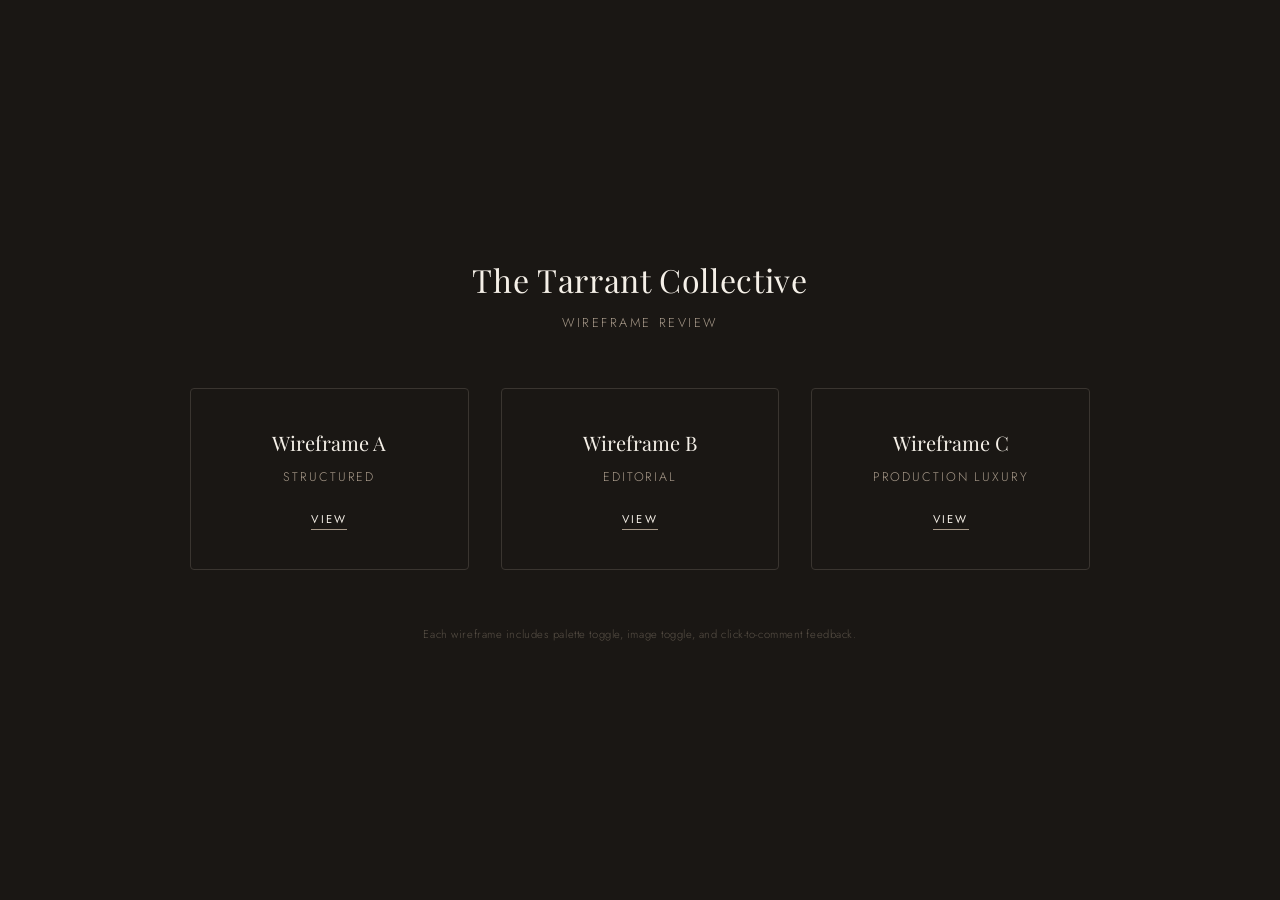
<file: index.html>
<!DOCTYPE html>
<html lang="en">
<head>
  <meta charset="UTF-8">
  <meta name="viewport" content="width=device-width, initial-scale=1.0">
  <title>The Tarrant Collective — Wireframe Review</title>
  <link rel="preconnect" href="https://fonts.googleapis.com">
  <link rel="preconnect" href="https://fonts.gstatic.com" crossorigin>
  <link href="https://fonts.googleapis.com/css2?family=Playfair+Display:ital,wght@0,400;0,500;1,400&family=Jost:wght@300;400;500&display=swap" rel="stylesheet">
  <style>
    *, *::before, *::after { margin: 0; padding: 0; box-sizing: border-box; }

    body {
      font-family: 'Jost', sans-serif;
      background: #1a1714;
      color: #f5f0e8;
      min-height: 100vh;
      display: flex;
      flex-direction: column;
      align-items: center;
      justify-content: center;
      padding: 3rem 1.5rem;
    }

    .brand {
      text-align: center;
      margin-bottom: 3.5rem;
    }

    .brand h1 {
      font-family: 'Playfair Display', serif;
      font-size: 2rem;
      font-weight: 400;
      letter-spacing: 0.02em;
      margin-bottom: 0.75rem;
    }

    .brand p {
      font-size: 0.8rem;
      font-weight: 300;
      text-transform: uppercase;
      letter-spacing: 0.2em;
      color: #a89a8a;
    }

    .gate {
      display: grid;
      grid-template-columns: repeat(3, 1fr);
      gap: 2rem;
      max-width: 900px;
      width: 100%;
    }

    .gate a {
      text-decoration: none;
      color: inherit;
      border: 1px solid #3a3530;
      border-radius: 4px;
      padding: 2.5rem 2rem;
      text-align: center;
      transition: border-color 0.3s, background 0.3s;
    }

    .gate a:hover {
      border-color: #a89a8a;
      background: rgba(168, 154, 138, 0.06);
    }

    .gate .label {
      font-family: 'Playfair Display', serif;
      font-size: 1.25rem;
      font-weight: 400;
      display: block;
      margin-bottom: 0.75rem;
    }

    .gate .desc {
      font-size: 0.78rem;
      font-weight: 300;
      text-transform: uppercase;
      letter-spacing: 0.15em;
      color: #a89a8a;
      display: block;
      margin-bottom: 1.25rem;
    }

    .gate .enter {
      font-size: 0.7rem;
      font-weight: 400;
      text-transform: uppercase;
      letter-spacing: 0.2em;
      color: #f5f0e8;
      border-bottom: 1px solid #a89a8a;
      padding-bottom: 2px;
    }

    .footer-note {
      margin-top: 3.5rem;
      font-size: 0.7rem;
      color: #5a5248;
      text-align: center;
      font-weight: 300;
      letter-spacing: 0.05em;
    }

    @media (max-width: 640px) {
      .gate { grid-template-columns: 1fr; gap: 1.25rem; }
      .brand h1 { font-size: 1.5rem; }
    }
  </style>
</head>
<body>

  <div class="brand">
    <h1>The Tarrant Collective</h1>
    <p>Wireframe Review</p>
  </div>

  <div class="gate">
    <a href="./wireframe/">
      <span class="label">Wireframe A</span>
      <span class="desc">Structured</span>
      <span class="enter">View</span>
    </a>
    <a href="./wireframe-b/">
      <span class="label">Wireframe B</span>
      <span class="desc">Editorial</span>
      <span class="enter">View</span>
    </a>
    <a href="./wireframe-c/">
      <span class="label">Wireframe C</span>
      <span class="desc">Production Luxury</span>
      <span class="enter">View</span>
    </a>
  </div>

  <p class="footer-note">Each wireframe includes palette toggle, image toggle, and click-to-comment feedback.</p>

</body>
</html>
</file>
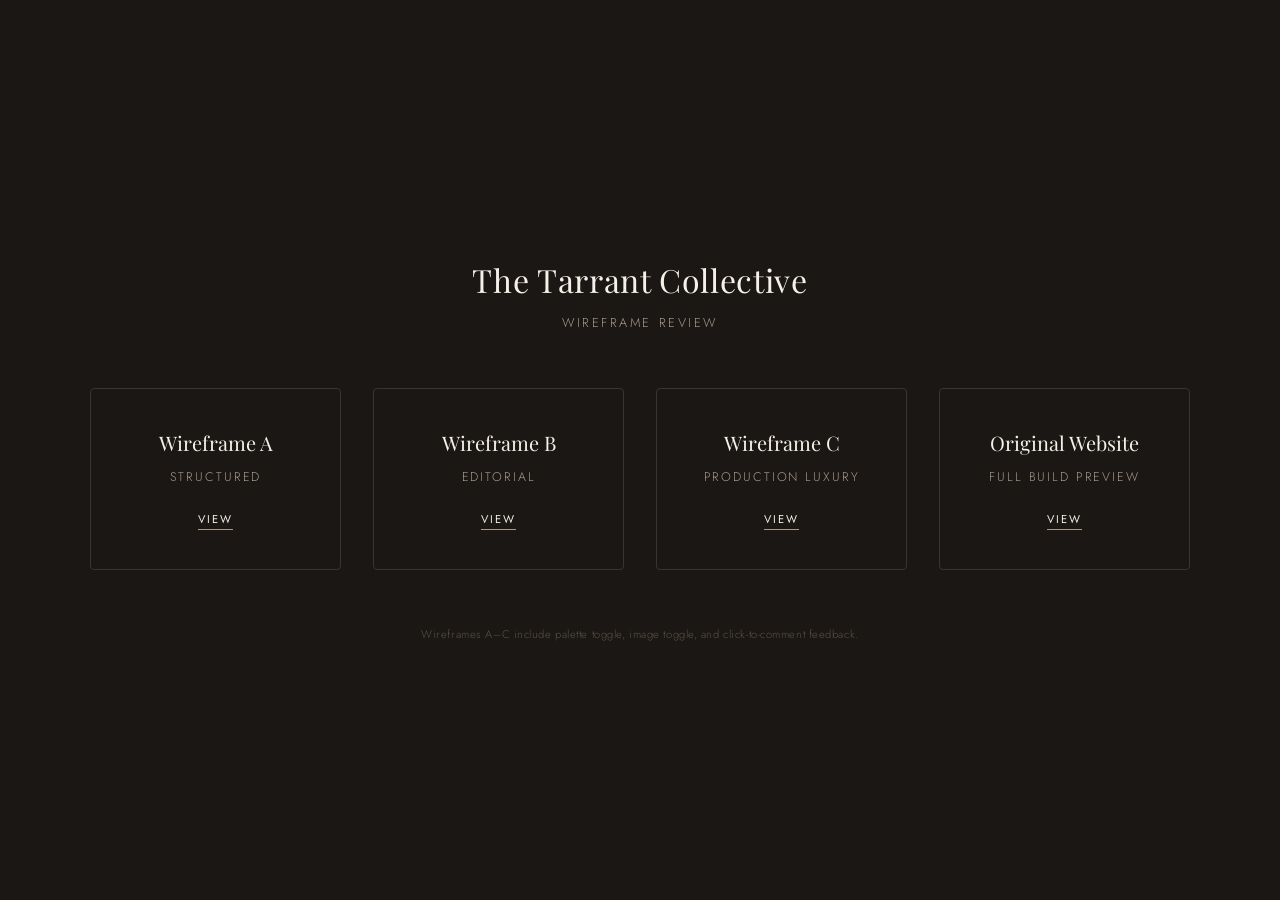
<file: netlify-deploy/index.html>
<!DOCTYPE html>
<html lang="en">
<head>
  <meta charset="UTF-8">
  <meta name="viewport" content="width=device-width, initial-scale=1.0">
  <title>The Tarrant Collective — Wireframe Review</title>
  <link rel="preconnect" href="https://fonts.googleapis.com">
  <link rel="preconnect" href="https://fonts.gstatic.com" crossorigin>
  <link href="https://fonts.googleapis.com/css2?family=Playfair+Display:ital,wght@0,400;0,500;1,400&family=Jost:wght@300;400;500&display=swap" rel="stylesheet">
  <style>
    *, *::before, *::after { margin: 0; padding: 0; box-sizing: border-box; }

    body {
      font-family: 'Jost', sans-serif;
      background: #1a1714;
      color: #f5f0e8;
      min-height: 100vh;
      display: flex;
      flex-direction: column;
      align-items: center;
      justify-content: center;
      padding: 3rem 1.5rem;
    }

    .brand {
      text-align: center;
      margin-bottom: 3.5rem;
    }

    .brand h1 {
      font-family: 'Playfair Display', serif;
      font-size: 2rem;
      font-weight: 400;
      letter-spacing: 0.02em;
      margin-bottom: 0.75rem;
    }

    .brand p {
      font-size: 0.8rem;
      font-weight: 300;
      text-transform: uppercase;
      letter-spacing: 0.2em;
      color: #a89a8a;
    }

    .gate {
      display: grid;
      grid-template-columns: repeat(4, 1fr);
      gap: 2rem;
      max-width: 1100px;
      width: 100%;
    }

    .gate a {
      text-decoration: none;
      color: inherit;
      border: 1px solid #3a3530;
      border-radius: 4px;
      padding: 2.5rem 2rem;
      text-align: center;
      transition: border-color 0.3s, background 0.3s;
    }

    .gate a:hover {
      border-color: #a89a8a;
      background: rgba(168, 154, 138, 0.06);
    }

    .gate .label {
      font-family: 'Playfair Display', serif;
      font-size: 1.25rem;
      font-weight: 400;
      display: block;
      margin-bottom: 0.75rem;
    }

    .gate .desc {
      font-size: 0.78rem;
      font-weight: 300;
      text-transform: uppercase;
      letter-spacing: 0.15em;
      color: #a89a8a;
      display: block;
      margin-bottom: 1.25rem;
    }

    .gate .enter {
      font-size: 0.7rem;
      font-weight: 400;
      text-transform: uppercase;
      letter-spacing: 0.2em;
      color: #f5f0e8;
      border-bottom: 1px solid #a89a8a;
      padding-bottom: 2px;
    }

    .footer-note {
      margin-top: 3.5rem;
      font-size: 0.7rem;
      color: #5a5248;
      text-align: center;
      font-weight: 300;
      letter-spacing: 0.05em;
    }

    @media (max-width: 900px) {
      .gate { grid-template-columns: repeat(2, 1fr); }
    }

    @media (max-width: 540px) {
      .gate { grid-template-columns: 1fr; gap: 1.25rem; }
      .brand h1 { font-size: 1.5rem; }
    }
  </style>
</head>
<body>

  <div class="brand">
    <h1>The Tarrant Collective</h1>
    <p>Wireframe Review</p>
  </div>

  <div class="gate">
    <a href="./wireframe/">
      <span class="label">Wireframe A</span>
      <span class="desc">Structured</span>
      <span class="enter">View</span>
    </a>
    <a href="./wireframe-b/">
      <span class="label">Wireframe B</span>
      <span class="desc">Editorial</span>
      <span class="enter">View</span>
    </a>
    <a href="./wireframe-c/">
      <span class="label">Wireframe C</span>
      <span class="desc">Production Luxury</span>
      <span class="enter">View</span>
    </a>
    <a href="./website/">
      <span class="label">Original Website</span>
      <span class="desc">Full Build Preview</span>
      <span class="enter">View</span>
    </a>
  </div>

  <p class="footer-note">Wireframes A–C include palette toggle, image toggle, and click-to-comment feedback.</p>

</body>
</html>
</file>
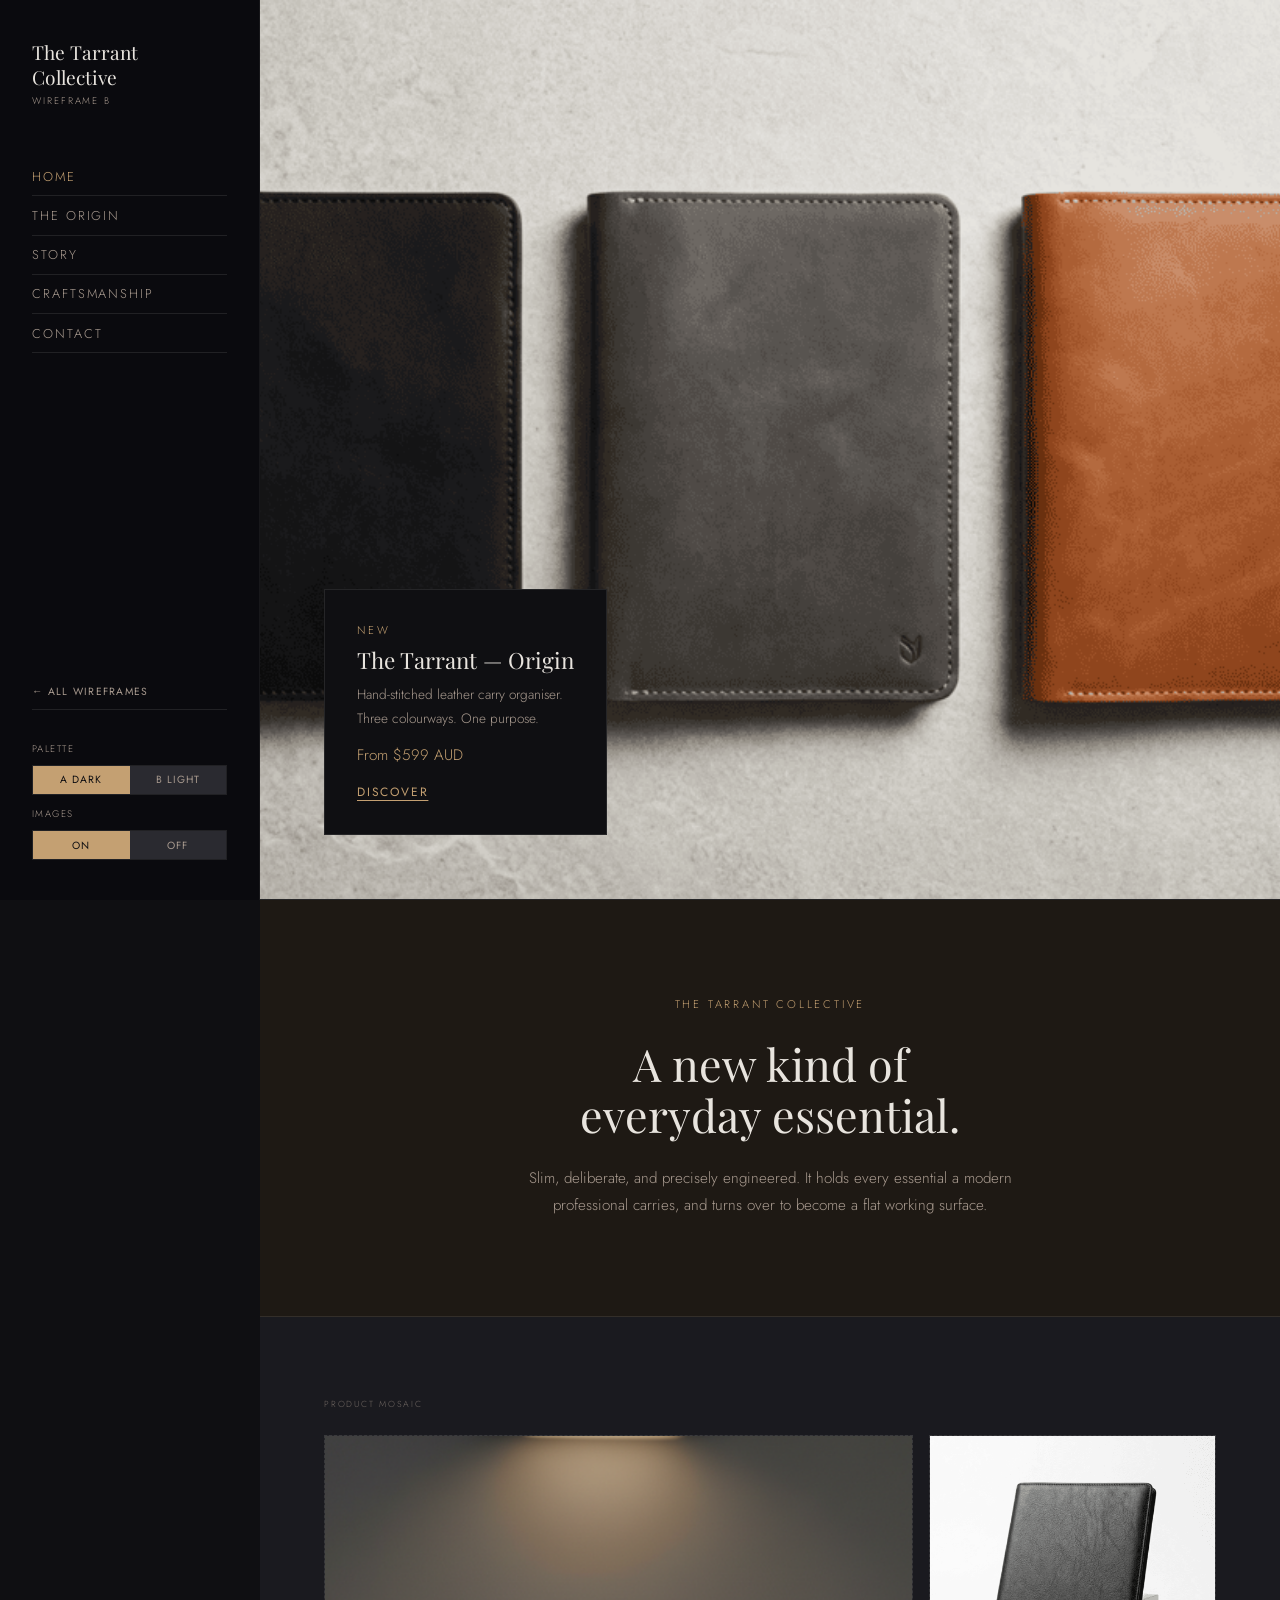
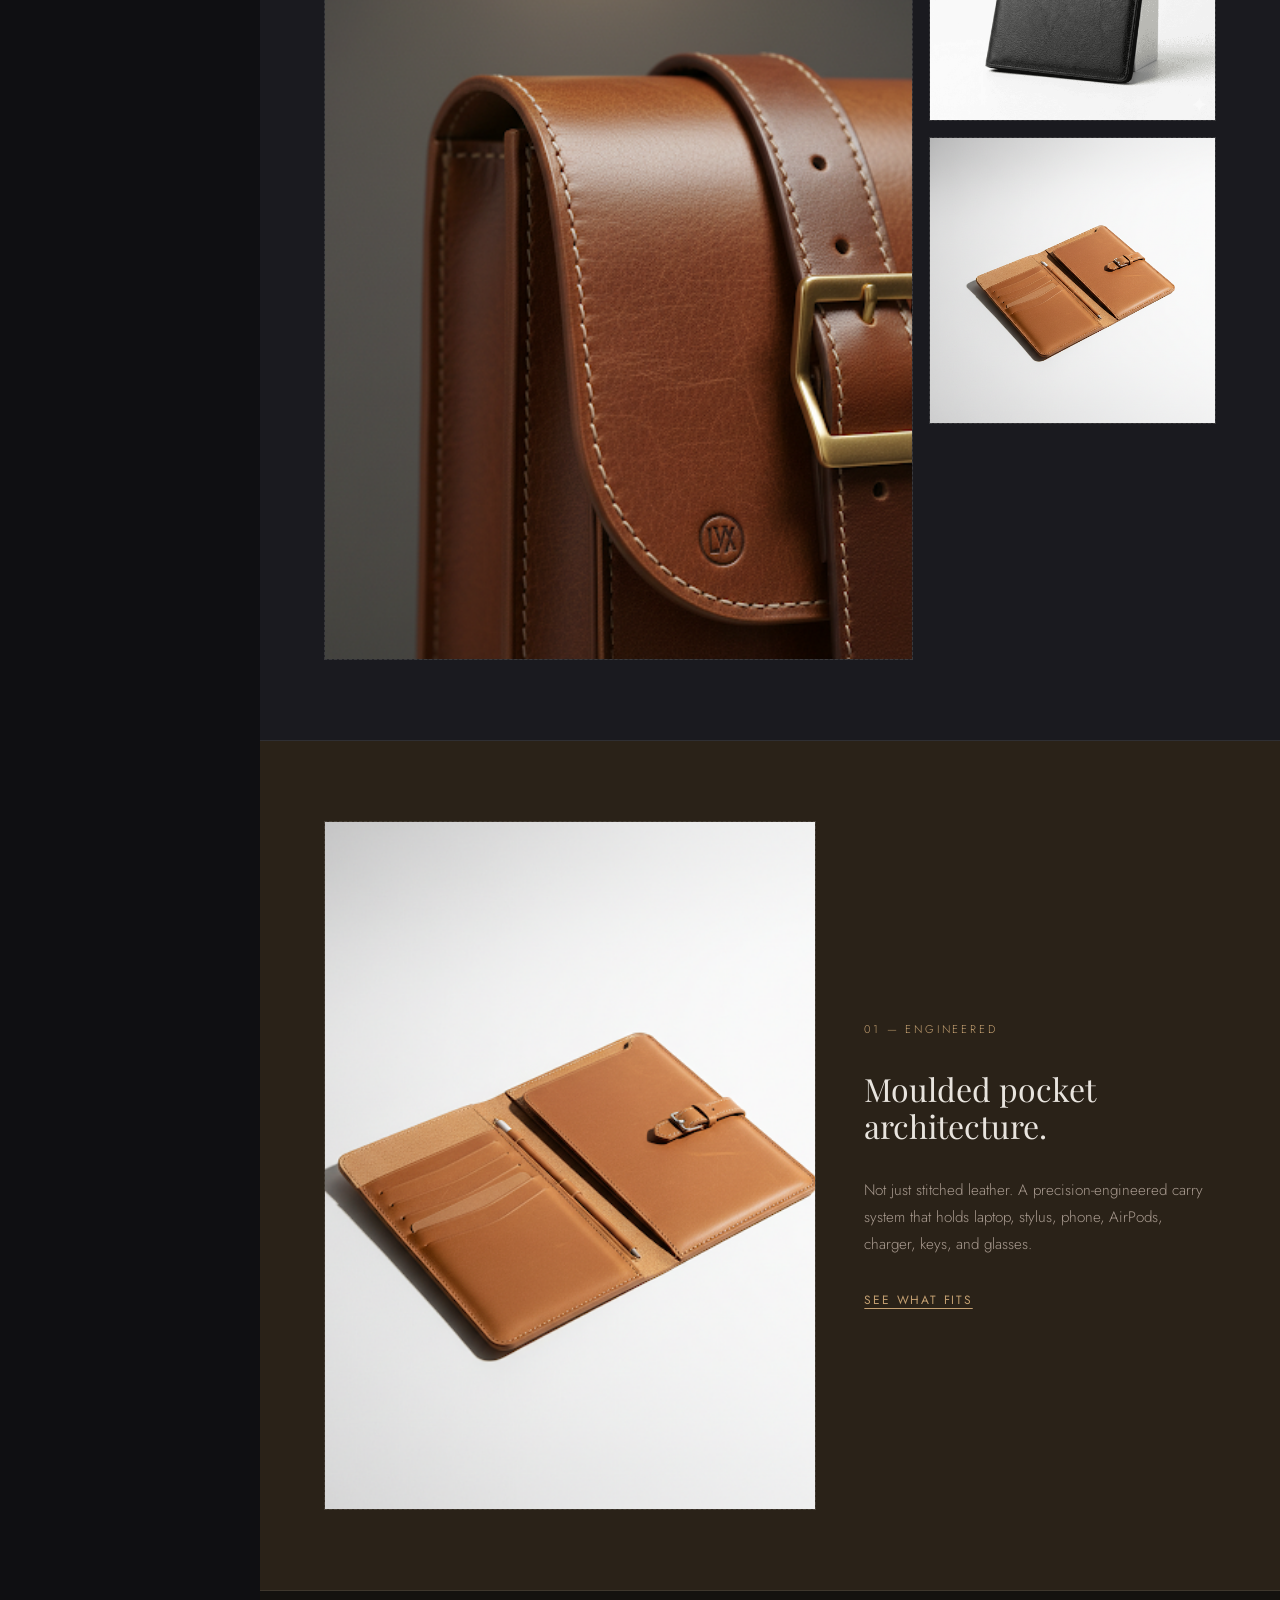
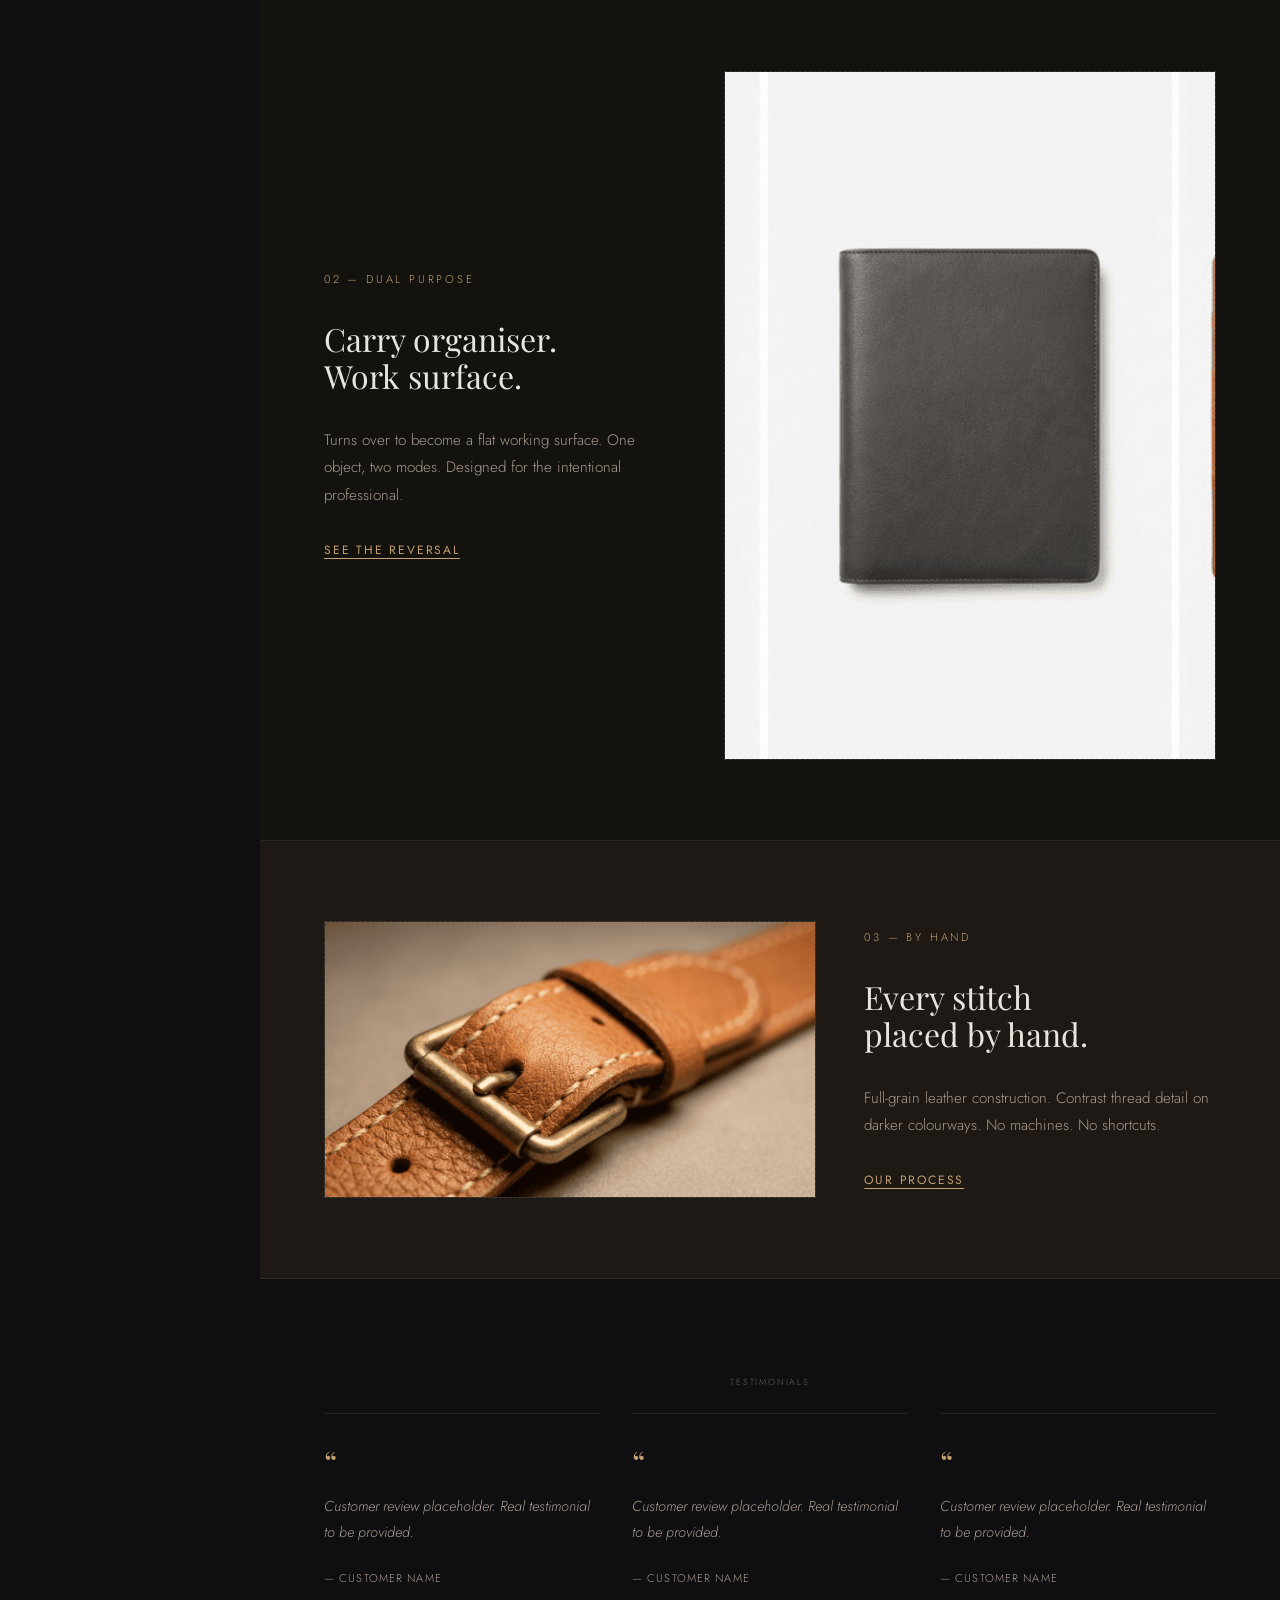
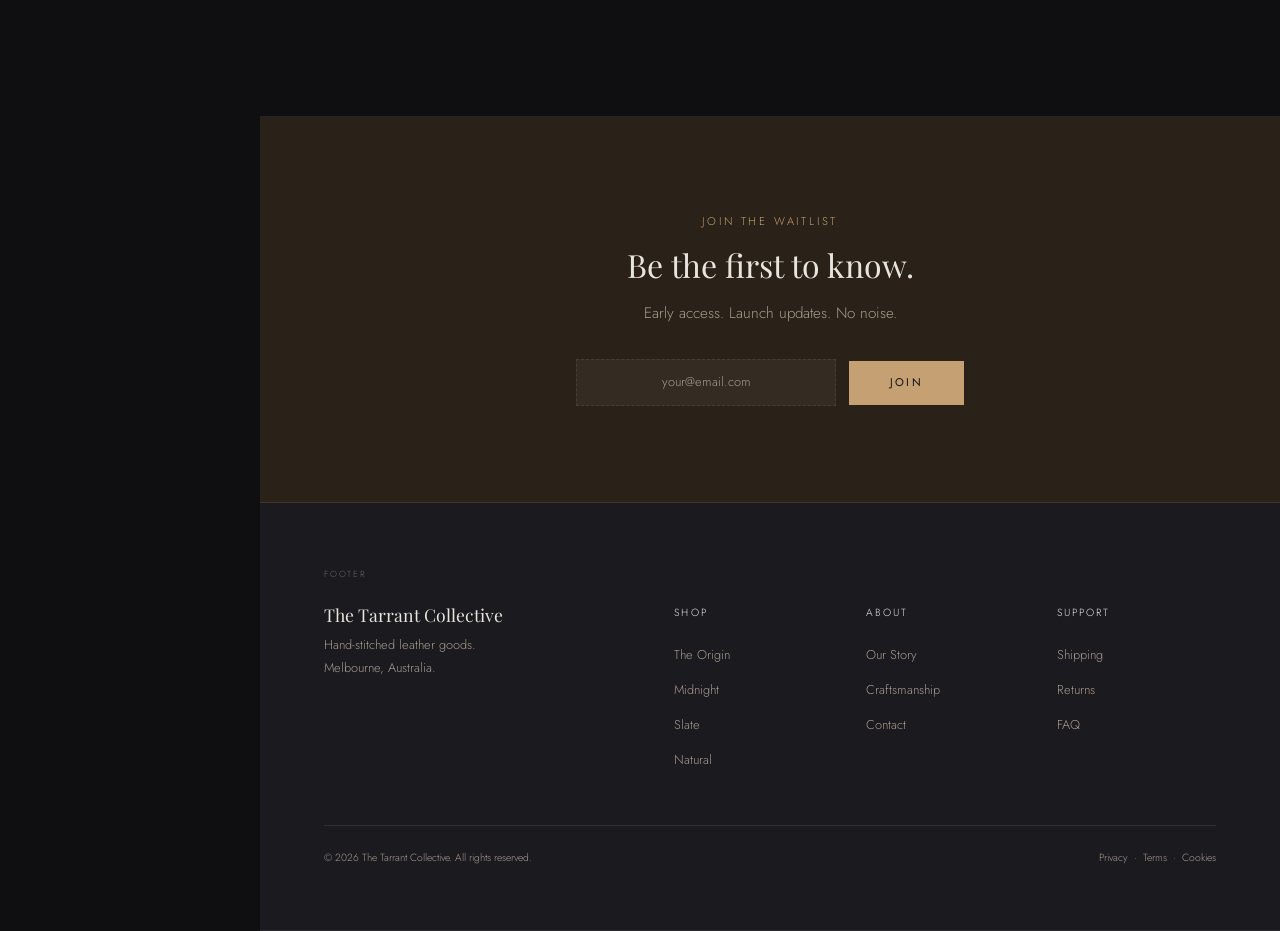
<file: wireframe-b/index.html>
<!DOCTYPE html>
<html lang="en" data-palette="a" data-images="on">
<head>
  <meta charset="UTF-8">
  <meta name="viewport" content="width=device-width, initial-scale=1.0">
  <title>The Tarrant Collective — Wireframe B</title>
  <link rel="preconnect" href="https://fonts.googleapis.com">
  <link rel="preconnect" href="https://fonts.gstatic.com" crossorigin>
  <link href="https://fonts.googleapis.com/css2?family=Playfair+Display:ital,wght@0,400;0,500;1,400&family=Jost:wght@300;400;500&display=swap" rel="stylesheet">
  <link rel="stylesheet" href="wireframe.css">
</head>
<body>

  <!-- ── SIDEBAR NAVIGATION (Bonenfant-inspired) ── -->
  <aside class="wf-sidebar">
    <div class="wf-sidebar-logo">The Tarrant<br>Collective</div>
    <div class="wf-sidebar-sub">Wireframe B</div>

    <nav class="wf-sidebar-nav">
      <button class="wf-sidebar-link active" data-page="page-home">Home</button>
      <button class="wf-sidebar-link" data-page="page-shop">The Origin</button>
      <button class="wf-sidebar-link" data-page="page-about">Story</button>
      <button class="wf-sidebar-link" data-page="page-craft">Craftsmanship</button>
      <button class="wf-sidebar-link" data-page="page-contact">Contact</button>
    </nav>

    <a href="../" class="wf-back">← All Wireframes</a>

    <div class="wf-sidebar-footer">
      <div class="wf-toggle">
        <span class="wf-toggle-label">Palette</span>
        <div class="wf-toggle-switch">
          <button class="wf-toggle-btn active" id="palette-a">A Dark</button>
          <button class="wf-toggle-btn" id="palette-b">B Light</button>
        </div>
      </div>
      <div class="wf-toggle" style="margin-top: 0.75rem;">
        <span class="wf-toggle-label">Images</span>
        <div class="wf-toggle-switch">
          <button class="wf-toggle-btn active" id="images-on">On</button>
          <button class="wf-toggle-btn" id="images-off">Off</button>
        </div>
      </div>
    </div>
  </aside>

  <!-- ── MAIN CONTENT ── -->
  <div class="wf-content">

    <!-- ════════════════════════════════════════ -->
    <!-- HOME PAGE                                -->
    <!-- ════════════════════════════════════════ -->
    <main id="page-home" class="wf-page active">

      <!-- Hero — full-bleed with floating product card (Polene-inspired) -->
      <div class="wf-section wf-section--hero wf-section--block-1" data-section="Hero Section">
        <div class="wf-hero-bg" style="background: url('./img/three-colourways-closed.png') center/cover no-repeat;">
        </div>
        <div class="wf-floating-card wf-stack wf-stack--sm">
          <p class="wf-tagline">New</p>
          <h2 class="wf-heading wf-heading--md">The Tarrant — Origin</h2>
          <p class="wf-body" style="font-size: 0.85rem;">Hand-stitched leather carry organiser.<br>Three colourways. One purpose.</p>
          <p style="color: var(--wf-accent); font-size: 0.95rem; margin-top: 0.25rem;">From $599 AUD</p>
          <span class="wf-link" style="margin-top: 0.5rem;">Discover</span>
        </div>
        <span class="wf-section-hint">Click to comment</span>
      </div>

      <!-- Brand statement — Aesop-style coloured block -->
      <div class="wf-section wf-section--block-3" data-section="Brand Statement" style="padding: 6rem 4rem;">
        <div class="wf-contain" style="margin: 0 auto; text-align: center;">
          <p class="wf-tagline" style="margin-bottom: 1.5rem;">The Tarrant Collective</p>
          <h2 class="wf-heading wf-heading--xl" style="margin-bottom: 1.5rem;">A new kind of<br>everyday essential.</h2>
          <p class="wf-body" style="max-width: 500px; margin: 0 auto;">Slim, deliberate, and precisely engineered. It holds every essential a modern professional carries, and turns over to become a flat working surface.</p>
        </div>
        <span class="wf-section-hint">Click to comment</span>
      </div>

      <!-- Mosaic product grid (Polene-inspired) -->
      <div class="wf-section wf-section--block-2" data-section="Product Mosaic">
        <div class="wf-label">Product Mosaic</div>
        <div class="wf-mosaic">
          <div class="wf-mosaic-large">
            <div class="wf-img-placeholder wf-img--portrait" style="height: 100%;">
              <img src="./img/buckle-closeup.png" alt="Cognac buckle — hero portrait">
            </div>
          </div>
          <div class="wf-stack" style="gap: 1rem;">
            <div class="wf-img-placeholder wf-img--square">
              <img src="./img/midnight-folio-standing.png" alt="Midnight — standing">
            </div>
            <div class="wf-img-placeholder wf-img--square">
              <img src="./img/natural-open-folio.png" alt="Natural — grain close-up">
            </div>
          </div>
        </div>
        <span class="wf-section-hint">Click to comment</span>
      </div>

      <!-- Features — asymmetric layout (Bonenfant 50/50 alternating) -->
      <div class="wf-section wf-section--block-4" data-section="Feature: Carry System">
        <div class="wf-grid-asym">
          <div class="wf-img-placeholder wf-img--portrait">
            <img src="./img/natural-open-folio.png" alt="Internal pocket grid — the converting shot">
          </div>
          <div class="wf-stack wf-stack--lg">
            <p class="wf-tagline">01 — Engineered</p>
            <h2 class="wf-heading wf-heading--lg">Moulded pocket<br>architecture.</h2>
            <p class="wf-body">Not just stitched leather. A precision-engineered carry system that holds laptop, stylus, phone, AirPods, charger, keys, and glasses.</p>
            <span class="wf-link">See what fits</span>
          </div>
        </div>
        <span class="wf-section-hint">Click to comment</span>
      </div>

      <div class="wf-section wf-section--block-5" data-section="Feature: Work Surface">
        <div class="wf-grid-asym wf-grid-asym--reverse">
          <div class="wf-stack wf-stack--lg">
            <p class="wf-tagline">02 — Dual purpose</p>
            <h2 class="wf-heading wf-heading--lg">Carry organiser.<br>Work surface.</h2>
            <p class="wf-body">Turns over to become a flat working surface. One object, two modes. Designed for the intentional professional.</p>
            <span class="wf-link">See the reversal</span>
          </div>
          <div class="wf-img-placeholder wf-img--portrait">
            <img src="./img/three-colourways-open.png" alt="The reversal — flat work surface">
          </div>
        </div>
        <span class="wf-section-hint">Click to comment</span>
      </div>

      <div class="wf-section wf-section--block-3" data-section="Feature: Hand-Stitched">
        <div class="wf-grid-asym">
          <div class="wf-img-placeholder wf-img--landscape">
            <img src="./img/stitching-detail.png" alt="Contrast stitching close-up">
          </div>
          <div class="wf-stack wf-stack--lg">
            <p class="wf-tagline">03 — By hand</p>
            <h2 class="wf-heading wf-heading--lg">Every stitch<br>placed by hand.</h2>
            <p class="wf-body">Full-grain leather construction. Contrast thread detail on darker colourways. No machines. No shortcuts.</p>
            <span class="wf-link">Our process</span>
          </div>
        </div>
        <span class="wf-section-hint">Click to comment</span>
      </div>

      <!-- Testimonials — editorial quote blocks -->
      <div class="wf-section wf-section--block-1" data-section="Testimonials" style="padding: 6rem 4rem;">
        <div class="wf-contain--wide" style="margin: 0 auto;">
          <div class="wf-label wf-center">Testimonials</div>
          <div class="wf-grid-3">
            <div class="wf-stack" style="padding: 2rem 0; border-top: 1px solid var(--wf-border);">
              <p class="wf-heading" style="font-size: 2rem; color: var(--wf-accent); line-height: 1;">&ldquo;</p>
              <p class="wf-body" style="font-style: italic; font-size: 0.9rem;">Customer review placeholder. Real testimonial to be provided.</p>
              <p style="font-size: 0.7rem; text-transform: uppercase; letter-spacing: 0.1em; color: var(--wf-text-muted); margin-top: 0.5rem;">— Customer Name</p>
            </div>
            <div class="wf-stack" style="padding: 2rem 0; border-top: 1px solid var(--wf-border);">
              <p class="wf-heading" style="font-size: 2rem; color: var(--wf-accent); line-height: 1;">&ldquo;</p>
              <p class="wf-body" style="font-style: italic; font-size: 0.9rem;">Customer review placeholder. Real testimonial to be provided.</p>
              <p style="font-size: 0.7rem; text-transform: uppercase; letter-spacing: 0.1em; color: var(--wf-text-muted); margin-top: 0.5rem;">— Customer Name</p>
            </div>
            <div class="wf-stack" style="padding: 2rem 0; border-top: 1px solid var(--wf-border);">
              <p class="wf-heading" style="font-size: 2rem; color: var(--wf-accent); line-height: 1;">&ldquo;</p>
              <p class="wf-body" style="font-style: italic; font-size: 0.9rem;">Customer review placeholder. Real testimonial to be provided.</p>
              <p style="font-size: 0.7rem; text-transform: uppercase; letter-spacing: 0.1em; color: var(--wf-text-muted); margin-top: 0.5rem;">— Customer Name</p>
            </div>
          </div>
        </div>
        <span class="wf-section-hint">Click to comment</span>
      </div>

      <!-- Email Capture — coloured block -->
      <div class="wf-section wf-section--block-4" data-section="Email Capture / Waitlist" style="padding: 6rem 4rem;">
        <div class="wf-contain" style="margin: 0 auto; text-align: center;">
          <p class="wf-tagline" style="margin-bottom: 1rem;">Join the waitlist</p>
          <h2 class="wf-heading wf-heading--lg" style="margin-bottom: 1rem;">Be the first to know.</h2>
          <p class="wf-body" style="margin-bottom: 2rem;">Early access. Launch updates. No noise.</p>
          <div>
            <span class="wf-input" style="min-width: 260px;">your@email.com</span>
            <span class="wf-btn wf-btn--filled" style="margin-left: 0.5rem;">Join</span>
          </div>
        </div>
        <span class="wf-section-hint">Click to comment</span>
      </div>

      <!-- Footer -->
      <div class="wf-section wf-section--block-2" data-section="Footer" style="padding: 4rem;">
        <div class="wf-label">Footer</div>
        <div class="wf-footer-grid">
          <div class="wf-stack wf-stack--sm">
            <span class="wf-heading wf-heading--sm">The Tarrant Collective</span>
            <p class="wf-body" style="font-size: 0.8rem;">Hand-stitched leather goods.<br>Melbourne, Australia.</p>
          </div>
          <div class="wf-stack wf-stack--sm">
            <div class="wf-footer-heading">Shop</div>
            <div class="wf-footer-link">The Origin</div>
            <div class="wf-footer-link">Midnight</div>
            <div class="wf-footer-link">Slate</div>
            <div class="wf-footer-link">Natural</div>
          </div>
          <div class="wf-stack wf-stack--sm">
            <div class="wf-footer-heading">About</div>
            <div class="wf-footer-link">Our Story</div>
            <div class="wf-footer-link">Craftsmanship</div>
            <div class="wf-footer-link">Contact</div>
          </div>
          <div class="wf-stack wf-stack--sm">
            <div class="wf-footer-heading">Support</div>
            <div class="wf-footer-link">Shipping</div>
            <div class="wf-footer-link">Returns</div>
            <div class="wf-footer-link">FAQ</div>
          </div>
        </div>
        <div class="wf-footer-legal">
          <span>&copy; 2026 The Tarrant Collective. All rights reserved.</span>
          <span>Privacy &nbsp;&middot;&nbsp; Terms &nbsp;&middot;&nbsp; Cookies</span>
        </div>
        <span class="wf-section-hint">Click to comment</span>
      </div>

    </main>

    <!-- ════════════════════════════════════════ -->
    <!-- SHOP / THE ORIGIN PAGE                   -->
    <!-- ════════════════════════════════════════ -->
    <main id="page-shop" class="wf-page">

      <!-- Product hero — immersive (Polene collection teaser style) -->
      <div class="wf-section wf-section--hero wf-section--block-3" data-section="Shop - Hero">
        <div class="wf-hero-bg" style="background: url('./img/three-colourways-closed.png') center/cover no-repeat;">
        </div>
        <div class="wf-floating-card wf-stack wf-stack--sm">
          <p class="wf-tagline">The Collection</p>
          <h2 class="wf-heading wf-heading--md">The Tarrant — Origin</h2>
          <p class="wf-body" style="font-size: 0.85rem;">One design. Three colourways.</p>
        </div>
        <span class="wf-section-hint">Click to comment</span>
      </div>

      <!-- Individual products — portrait cards (Polene-style) -->
      <div class="wf-section wf-section--block-1" data-section="Shop - Midnight">
        <div class="wf-grid-asym">
          <div class="wf-img-placeholder wf-img--portrait">
            <img src="./img/midnight-folio-flat.png" alt="Midnight — full product portrait">
          </div>
          <div class="wf-stack wf-stack--lg" style="padding: 2rem 0;">
            <p class="wf-tagline">The Tarrant — Origin</p>
            <h2 class="wf-heading wf-heading--xl">Midnight</h2>
            <p class="wf-body">Deep rich black, silver hardware, contrast white stitching. The statement piece.</p>
            <div class="wf-grid-2" style="gap: 1rem; max-width: 300px;">
              <div class="wf-img-placeholder wf-img--square" style="max-height: 120px;">
                <img src="./img/tech-folio-black.png" alt="Detail 1">
              </div>
              <div class="wf-img-placeholder wf-img--square" style="max-height: 120px;">
                <img src="./img/buckle-closeup.png" alt="Detail 2">
              </div>
            </div>
            <p class="wf-heading wf-heading--sm" style="color: var(--wf-accent); margin-top: 0.5rem;">$599 AUD</p>
            <span class="wf-btn wf-btn--filled" style="align-self: flex-start;">Add to Cart</span>
          </div>
        </div>
        <span class="wf-section-hint">Click to comment</span>
      </div>

      <div class="wf-section wf-section--block-4" data-section="Shop - Slate">
        <div class="wf-grid-asym wf-grid-asym--reverse">
          <div class="wf-stack wf-stack--lg" style="padding: 2rem 0;">
            <p class="wf-tagline">The Tarrant — Origin</p>
            <h2 class="wf-heading wf-heading--xl">Slate</h2>
            <p class="wf-body">Complex cool charcoal, subtle and architectural. The quiet one.</p>
            <div class="wf-grid-2" style="gap: 1rem; max-width: 300px;">
              <div class="wf-img-placeholder wf-img--square" style="max-height: 120px;">
                <img src="./img/buckle-closeup.png" alt="Detail 1">
              </div>
              <div class="wf-img-placeholder wf-img--square" style="max-height: 120px;">
                <img src="./img/stitching-detail.png" alt="Detail 2">
              </div>
            </div>
            <p class="wf-heading wf-heading--sm" style="color: var(--wf-accent); margin-top: 0.5rem;">$599 AUD</p>
            <span class="wf-btn wf-btn--filled" style="align-self: flex-start;">Add to Cart</span>
          </div>
          <div class="wf-img-placeholder wf-img--portrait">
            <img src="./img/charcoal-wallet.png" alt="Slate — full product portrait">
          </div>
        </div>
        <span class="wf-section-hint">Click to comment</span>
      </div>

      <div class="wf-section wf-section--block-5" data-section="Shop - Natural">
        <div class="wf-grid-asym">
          <div class="wf-img-placeholder wf-img--portrait">
            <img src="./img/natural-open-folio.png" alt="Natural — full product portrait">
          </div>
          <div class="wf-stack wf-stack--lg" style="padding: 2rem 0;">
            <p class="wf-tagline">The Tarrant — Origin</p>
            <h2 class="wf-heading wf-heading--xl">Natural</h2>
            <p class="wf-body">Raw pale leather, gold hardware, extraordinary visible grain. The original.</p>
            <div class="wf-grid-2" style="gap: 1rem; max-width: 300px;">
              <div class="wf-img-placeholder wf-img--square" style="max-height: 120px;">
                <img src="./img/buckle-closeup.png" alt="Detail 1">
              </div>
              <div class="wf-img-placeholder wf-img--square" style="max-height: 120px;">
                <img src="./img/stitching-detail.png" alt="Detail 2">
              </div>
            </div>
            <p class="wf-heading wf-heading--sm" style="color: var(--wf-accent); margin-top: 0.5rem;">$599 AUD</p>
            <span class="wf-btn wf-btn--filled" style="align-self: flex-start;">Add to Cart</span>
          </div>
        </div>
        <span class="wf-section-hint">Click to comment</span>
      </div>

    </main>

    <!-- ════════════════════════════════════════ -->
    <!-- ABOUT / STORY PAGE                       -->
    <!-- ════════════════════════════════════════ -->
    <main id="page-about" class="wf-page">

      <!-- Story hero — editorial -->
      <div class="wf-section wf-section--block-3" data-section="Story - Hero" style="padding: 8rem 4rem; text-align: center;">
        <div class="wf-contain" style="margin: 0 auto;">
          <p class="wf-tagline" style="margin-bottom: 2rem;">Our Story</p>
          <h1 class="wf-heading wf-heading--display">The name Tarrant<br>carries lineage.</h1>
          <p class="wf-body" style="max-width: 480px; margin: 2rem auto 0; font-size: 1rem;">Everything here is chosen carefully, because everything here is.</p>
        </div>
        <span class="wf-section-hint">Click to comment</span>
      </div>

      <!-- Brand story — alternating coloured blocks -->
      <div class="wf-section wf-section--block-4" data-section="Story - Childhood">
        <div class="wf-grid-asym">
          <div class="wf-img-placeholder wf-img--portrait">
            <img src="./img/craftsman-workshop.png" alt="Founder — atmospheric portrait">
          </div>
          <div class="wf-stack wf-stack--lg">
            <h2 class="wf-heading wf-heading--lg">It started with a<br>stone in her hand.</h2>
            <p class="wf-body">As a child, she was deeply tactile — often found rolling a stone in her hand, making umbrellas out of ferns, pressing bark into sheets not yet knowing why — only that it had to be tried.</p>
            <p class="wf-body">That bark did not make fabric. But it made the base for paint. Failure, it turned out, was just the beginning of something else.</p>
          </div>
        </div>
        <span class="wf-section-hint">Click to comment</span>
      </div>

      <div class="wf-section wf-section--block-5" data-section="Story - Self-Taught">
        <div class="wf-grid-asym wf-grid-asym--reverse">
          <div class="wf-stack wf-stack--lg">
            <h2 class="wf-heading wf-heading--lg">Self-taught.<br>Material-led.</h2>
            <p class="wf-body">Self-taught across painting, moulding and leatherwork, everything made under the Tarrant name starts the same way: with curiosity about what a material could become in the hands.</p>
          </div>
          <div class="wf-img-placeholder wf-img--portrait">
            <img src="./img/stitching-detail.png" alt="Hands working leather">
          </div>
        </div>
        <span class="wf-section-hint">Click to comment</span>
      </div>

      <!-- Values — Aesop-style coloured block -->
      <div class="wf-section wf-section--block-3" data-section="Story - Values" style="padding: 6rem 4rem;">
        <div class="wf-contain--wide" style="margin: 0 auto;">
          <div class="wf-center" style="margin-bottom: 3rem;">
            <p class="wf-tagline" style="margin-bottom: 1rem;">Our Values</p>
            <h2 class="wf-heading wf-heading--lg">What we stand for.</h2>
          </div>
          <div class="wf-grid-3" style="gap: 0;">
            <div style="padding: 1.5rem; border-right: 1px solid var(--wf-border); border-bottom: 1px solid var(--wf-border); text-align: center;">
              <p class="wf-heading" style="font-size: 0.95rem;">Craftsmanship</p>
            </div>
            <div style="padding: 1.5rem; border-right: 1px solid var(--wf-border); border-bottom: 1px solid var(--wf-border); text-align: center;">
              <p class="wf-heading" style="font-size: 0.95rem;">Quality over Quantity</p>
            </div>
            <div style="padding: 1.5rem; border-bottom: 1px solid var(--wf-border); text-align: center;">
              <p class="wf-heading" style="font-size: 0.95rem;">Timeless Design</p>
            </div>
            <div style="padding: 1.5rem; border-right: 1px solid var(--wf-border); text-align: center;">
              <p class="wf-heading" style="font-size: 0.95rem;">Heritage Materials</p>
            </div>
            <div style="padding: 1.5rem; border-right: 1px solid var(--wf-border); text-align: center;">
              <p class="wf-heading" style="font-size: 0.95rem;">Modern Function</p>
            </div>
            <div style="padding: 1.5rem; text-align: center;">
              <p class="wf-heading" style="font-size: 0.95rem;">Attention to Detail</p>
            </div>
          </div>
        </div>
        <span class="wf-section-hint">Click to comment</span>
      </div>

    </main>

    <!-- ════════════════════════════════════════ -->
    <!-- CRAFTSMANSHIP PAGE                       -->
    <!-- ════════════════════════════════════════ -->
    <main id="page-craft" class="wf-page">

      <!-- Craftsmanship hero — cinematic -->
      <div class="wf-section wf-section--hero wf-section--block-4" data-section="Craftsmanship - Hero">
        <div class="wf-hero-bg" style="background: url('./img/craftsman-workshop.png') center/cover no-repeat;">
        </div>
        <div class="wf-floating-card wf-stack wf-stack--sm">
          <p class="wf-tagline">Process</p>
          <h2 class="wf-heading wf-heading--md">Made by hand.<br>Made to last.</h2>
        </div>
        <span class="wf-section-hint">Click to comment</span>
      </div>

      <!-- Process steps — alternating blocks -->
      <div class="wf-section wf-section--block-5" data-section="Process - Material Selection">
        <div class="wf-grid-asym">
          <div class="wf-img-placeholder wf-img--landscape">
            <img src="./img/stitching-detail.png" alt="Leather hides — material selection">
          </div>
          <div class="wf-stack wf-stack--lg">
            <p class="wf-tagline">01</p>
            <h2 class="wf-heading wf-heading--lg">Material<br>Selection</h2>
            <p class="wf-body">Full-grain leather chosen for character and durability. Each hide is unique — selected by hand for grain, weight, and feel.</p>
          </div>
        </div>
        <span class="wf-section-hint">Click to comment</span>
      </div>

      <div class="wf-section wf-section--block-3" data-section="Process - Moulding">
        <div class="wf-grid-asym wf-grid-asym--reverse">
          <div class="wf-stack wf-stack--lg">
            <p class="wf-tagline">02</p>
            <h2 class="wf-heading wf-heading--lg">Moulding &<br>Shaping</h2>
            <p class="wf-body">The internal pocket system is precision-moulded — engineered, not just stitched. Each compartment shaped to hold a specific object.</p>
          </div>
          <div class="wf-img-placeholder wf-img--landscape">
            <img src="./img/natural-open-folio.png" alt="Moulding process — hands shaping leather">
          </div>
        </div>
        <span class="wf-section-hint">Click to comment</span>
      </div>

      <div class="wf-section wf-section--block-4" data-section="Process - Stitching">
        <div class="wf-grid-asym">
          <div class="wf-img-placeholder wf-img--landscape">
            <img src="./img/buckle-closeup.png" alt="Hand stitching — contrast thread">
          </div>
          <div class="wf-stack wf-stack--lg">
            <p class="wf-tagline">03</p>
            <h2 class="wf-heading wf-heading--lg">Hand<br>Stitching</h2>
            <p class="wf-body">Every stitch placed by hand. Contrast thread on darker colourways for visible craft detail. No machines. No shortcuts.</p>
          </div>
        </div>
        <span class="wf-section-hint">Click to comment</span>
      </div>

      <!-- Video — full-width block -->
      <div class="wf-section wf-section--block-1" data-section="Craftsmanship - Video">
        <div class="wf-label wf-center">Making Process Video</div>
        <div class="wf-img-placeholder wf-img--landscape" style="max-width: 900px; margin: 0 auto;">
          <img src="./img/craftsman-workshop.png" alt="Behind the scenes — making process film">
        </div>
        <p class="wf-body wf-center" style="max-width: 500px; margin: 2rem auto 0;">The making story is central to the brand. A short film showing hand-stitching, moulding, and material selection.</p>
        <span class="wf-section-hint">Click to comment</span>
      </div>

    </main>

    <!-- ════════════════════════════════════════ -->
    <!-- CONTACT PAGE                             -->
    <!-- ════════════════════════════════════════ -->
    <main id="page-contact" class="wf-page">

      <div class="wf-section wf-section--block-3" data-section="Contact - Hero" style="padding: 8rem 4rem; text-align: center;">
        <div class="wf-contain" style="margin: 0 auto;">
          <p class="wf-tagline" style="margin-bottom: 2rem;">Get in touch</p>
          <h1 class="wf-heading wf-heading--display">Contact</h1>
          <p class="wf-body" style="margin-top: 1.5rem;">contact@thetarrantcollective.com</p>
        </div>
        <span class="wf-section-hint">Click to comment</span>
      </div>

      <div class="wf-section wf-section--block-1" data-section="Contact - Form">
        <div class="wf-label">Contact Form</div>
        <div class="wf-stack" style="max-width: 480px; margin: 0 auto;">
          <div class="wf-grid-2" style="gap: 1rem;">
            <span class="wf-input" style="min-width: auto; width: 100%;">First name</span>
            <span class="wf-input" style="min-width: auto; width: 100%;">Last name</span>
          </div>
          <span class="wf-input" style="width: 100%;">Email address</span>
          <span class="wf-input" style="width: 100%; min-height: 140px; display: block;">Your message</span>
          <div>
            <span class="wf-btn wf-btn--filled">Send Message</span>
          </div>
        </div>
        <span class="wf-section-hint">Click to comment</span>
      </div>

    </main>

  </div><!-- end .wf-content -->

  <!-- ════════════════════════════════════════ -->
  <!-- COMMENT MODAL                            -->
  <!-- ════════════════════════════════════════ -->
  <div class="wf-modal" id="comment-modal">
    <div class="wf-modal-content">
      <button class="wf-modal-close">&times;</button>
      <h3>Comment on: <span id="modal-section-name"></span></h3>

      <div class="wf-modal-fields">
        <form name="wireframe-b-feedback" method="POST" data-netlify="true" netlify-honeypot="bot-field">
          <input type="hidden" name="form-name" value="wireframe-b-feedback">
          <input type="hidden" name="section" id="form-section">
          <input type="hidden" name="palette" id="form-palette">
          <p style="display:none;"><input name="bot-field"></p>
          <input type="text" name="name" placeholder="Your name (optional)">
          <textarea name="comment" placeholder="Your feedback on this section..." required></textarea>
          <button type="submit">Submit Comment</button>
        </form>
      </div>

      <div class="wf-modal-success">
        <p>Thank you!</p>
        <small>Your feedback has been submitted.</small>
      </div>
    </div>
  </div>

  <script src="wireframe.js"></script>
</body>
</html>
</file>
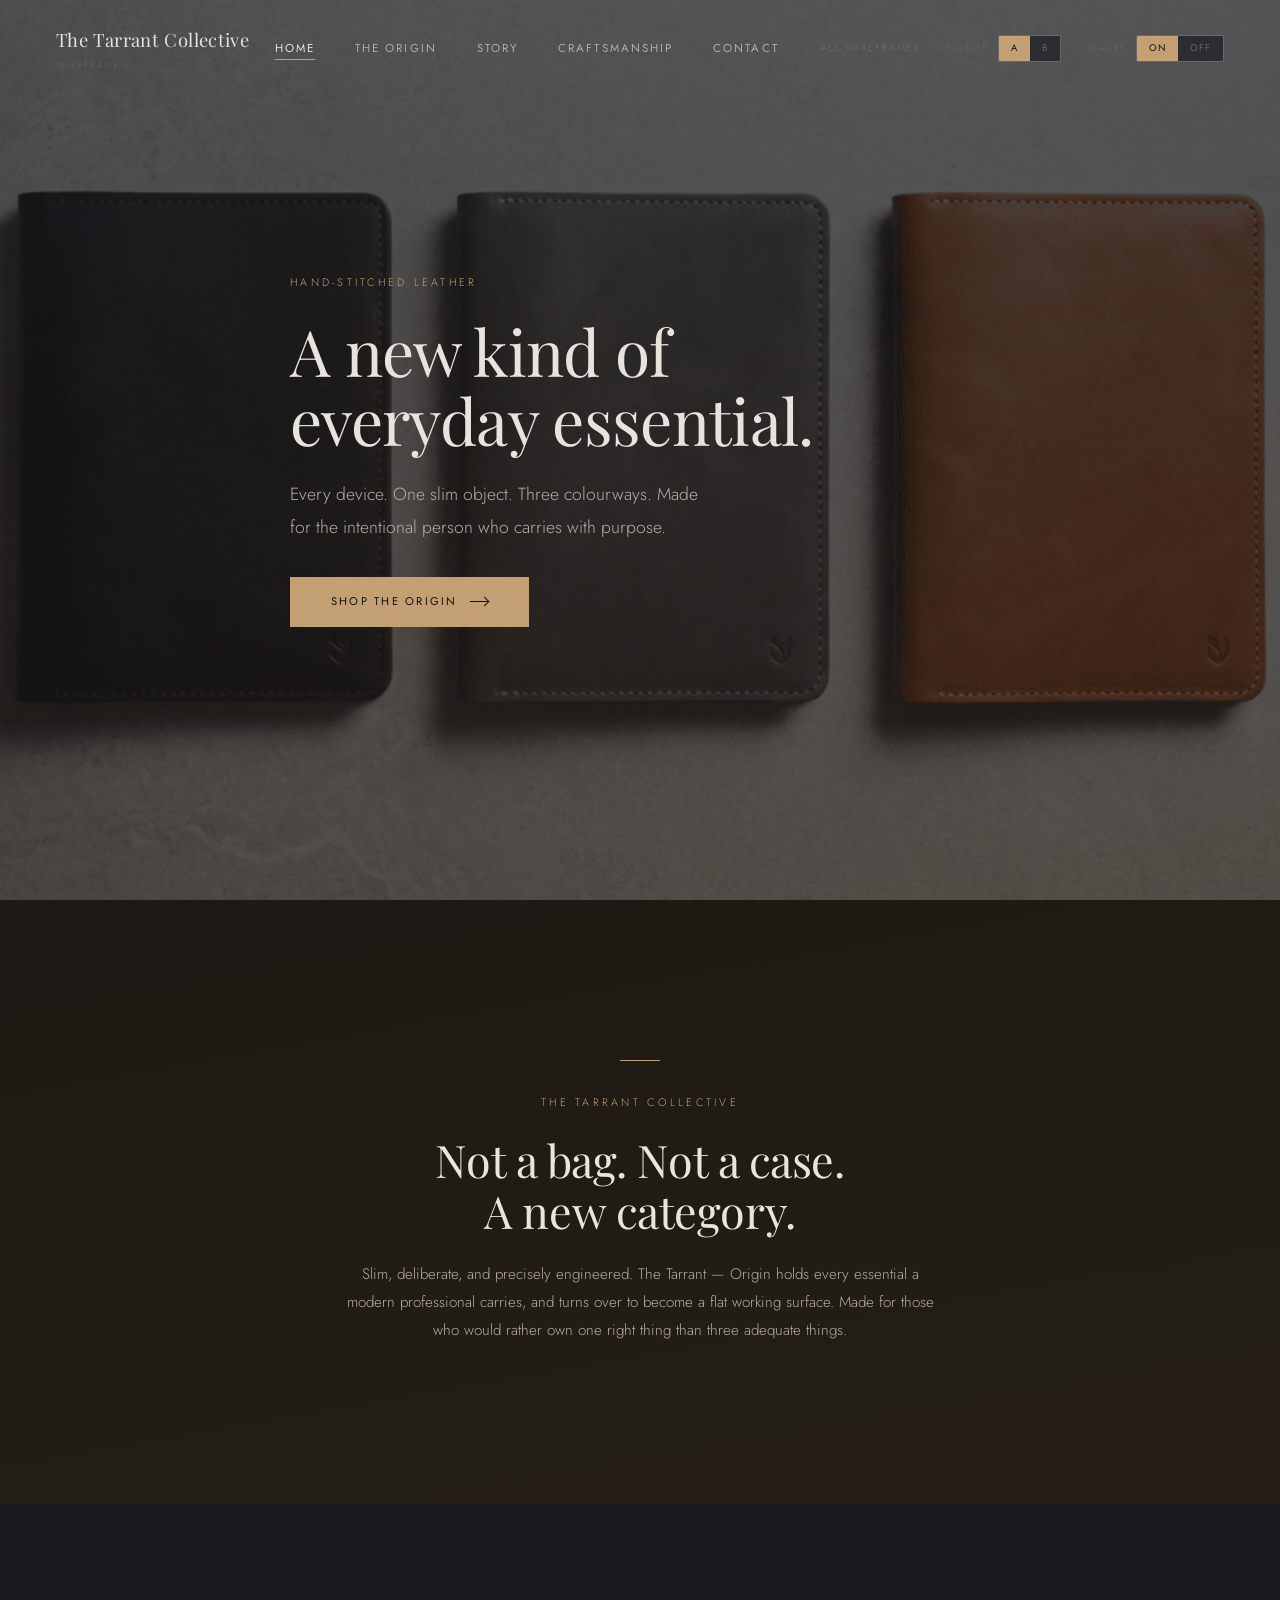
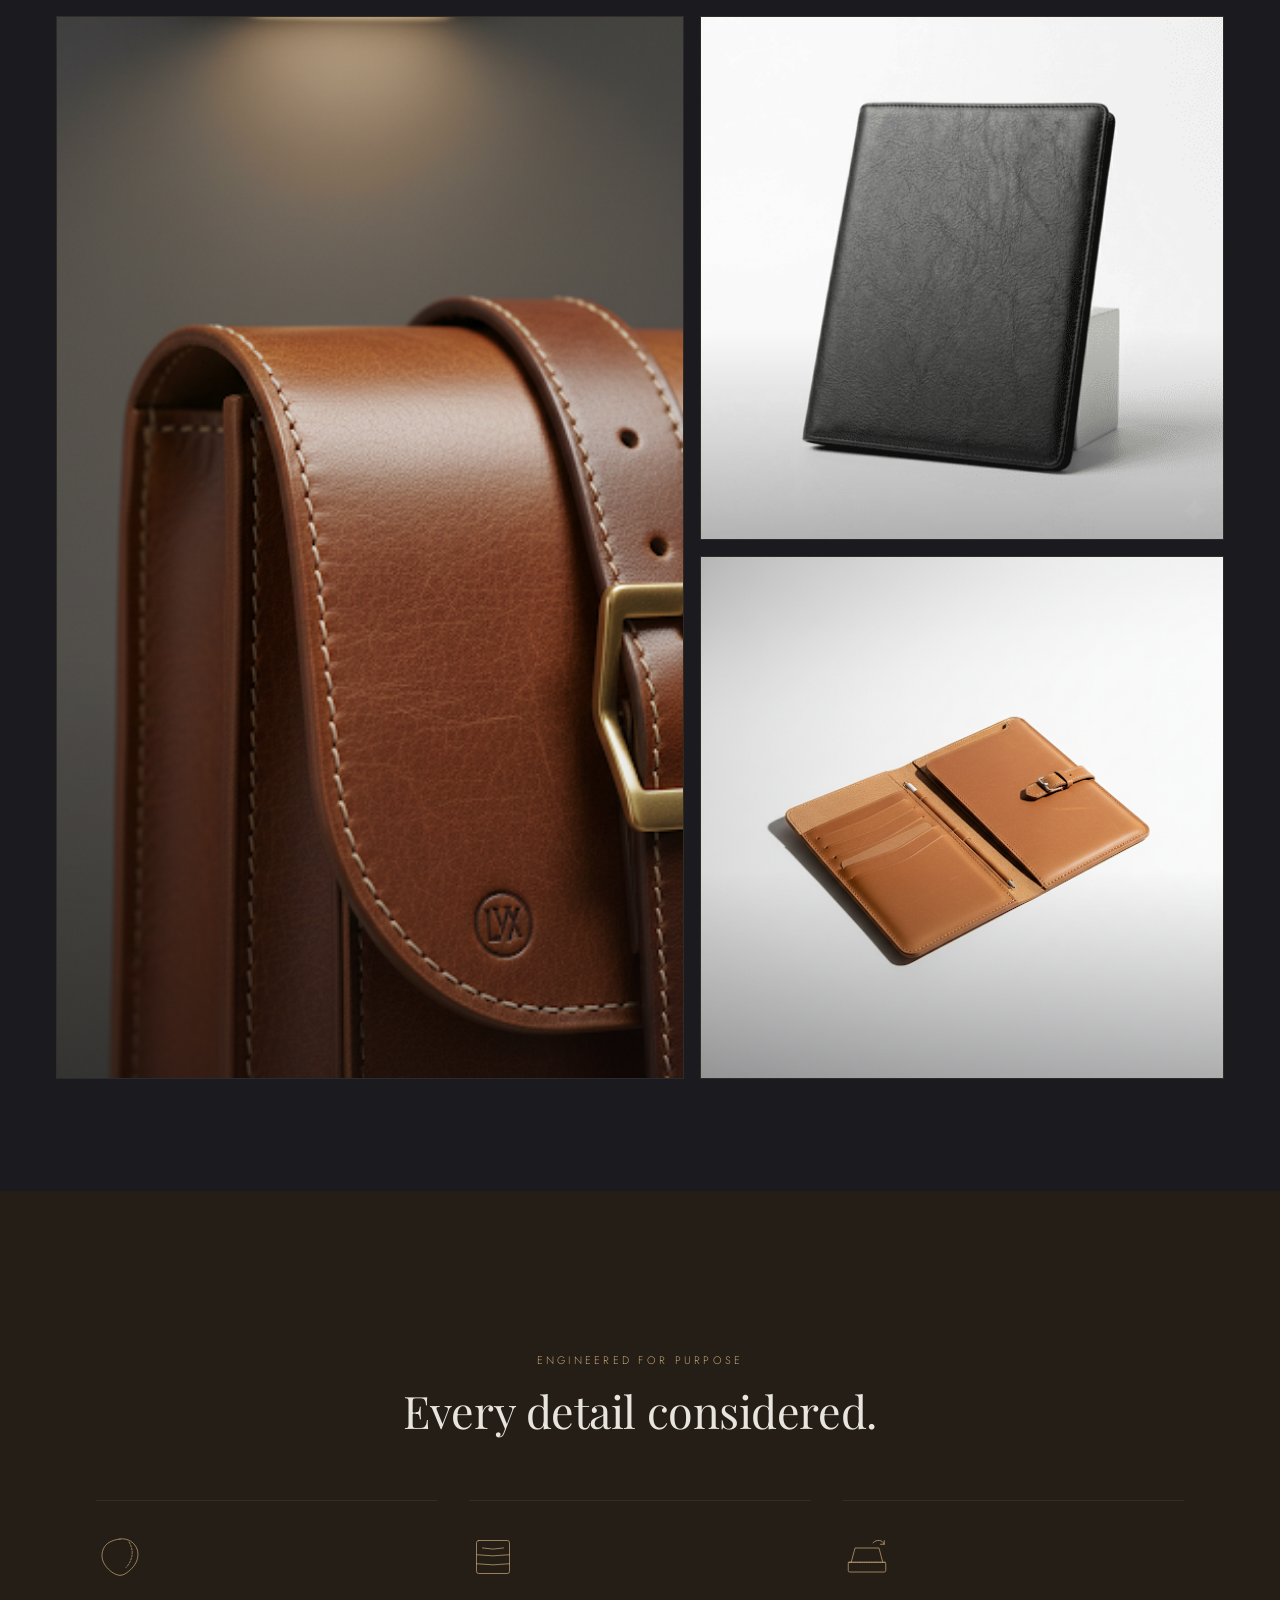
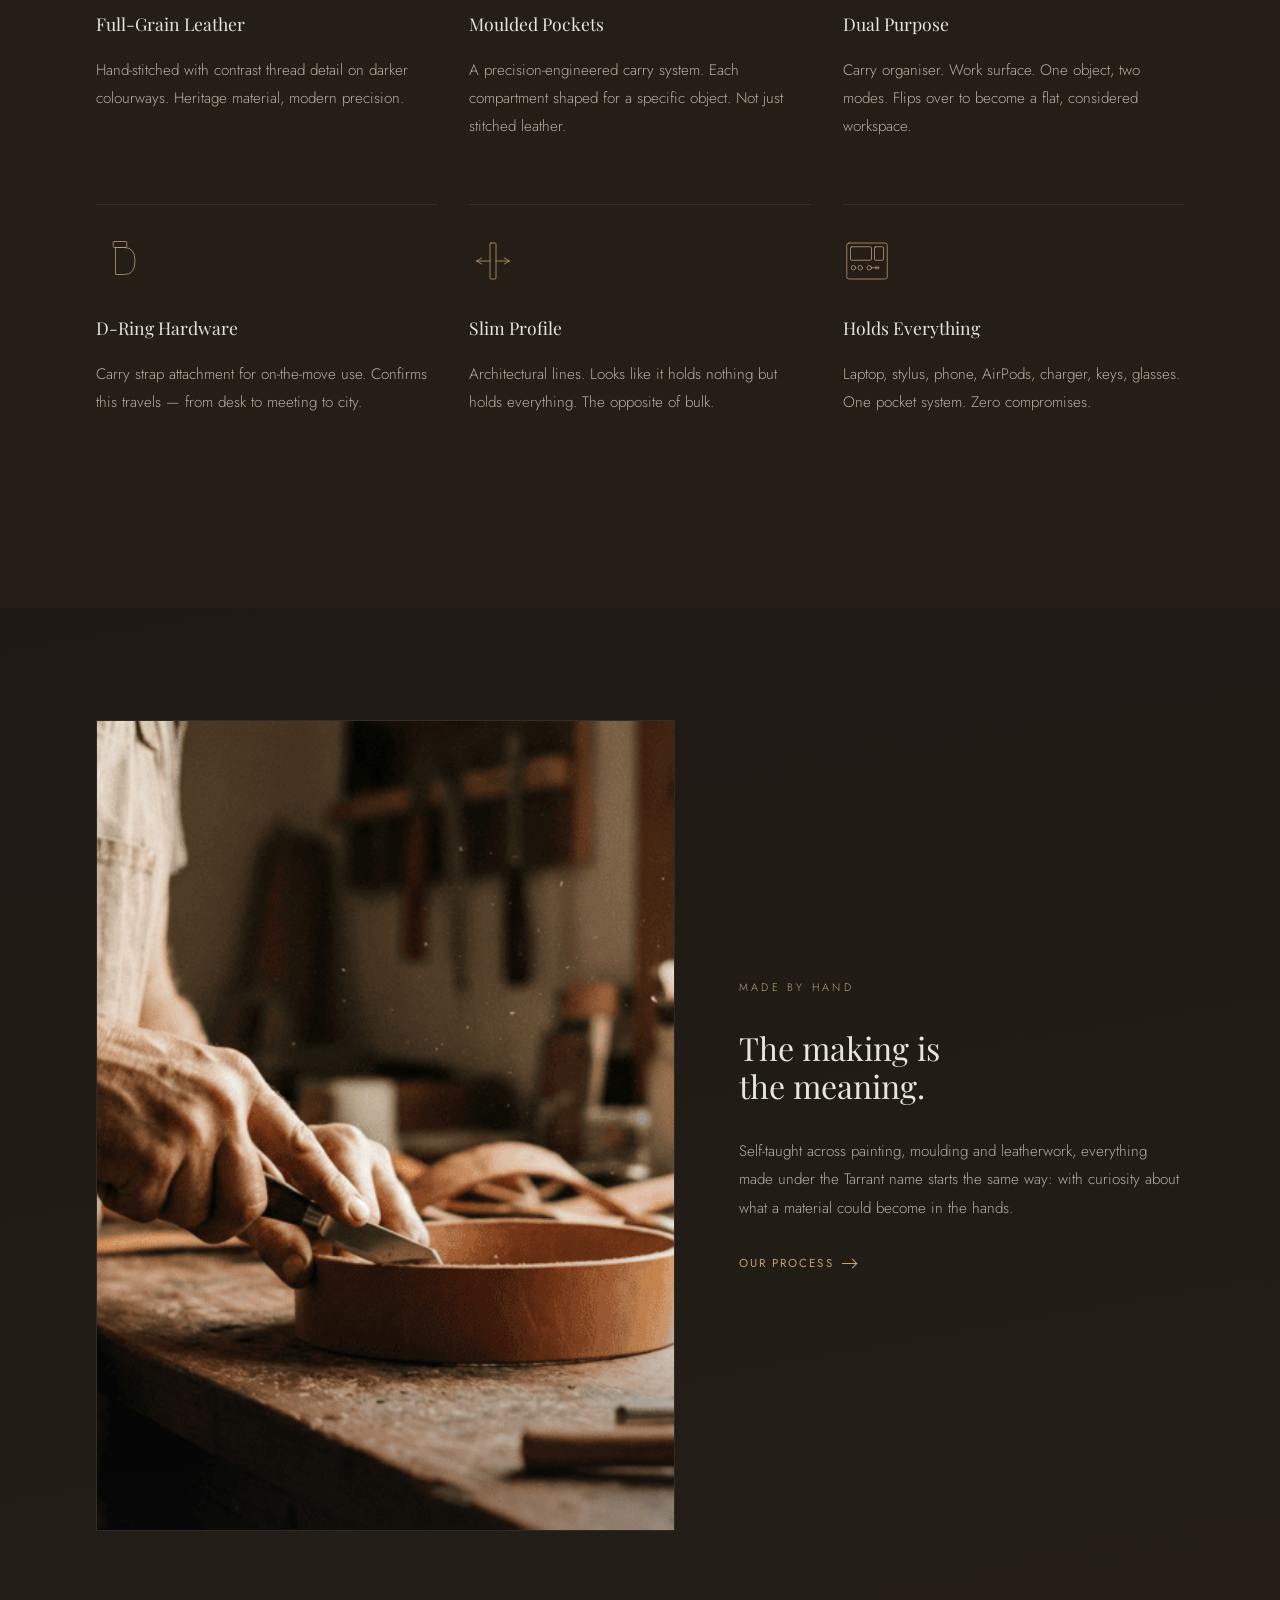
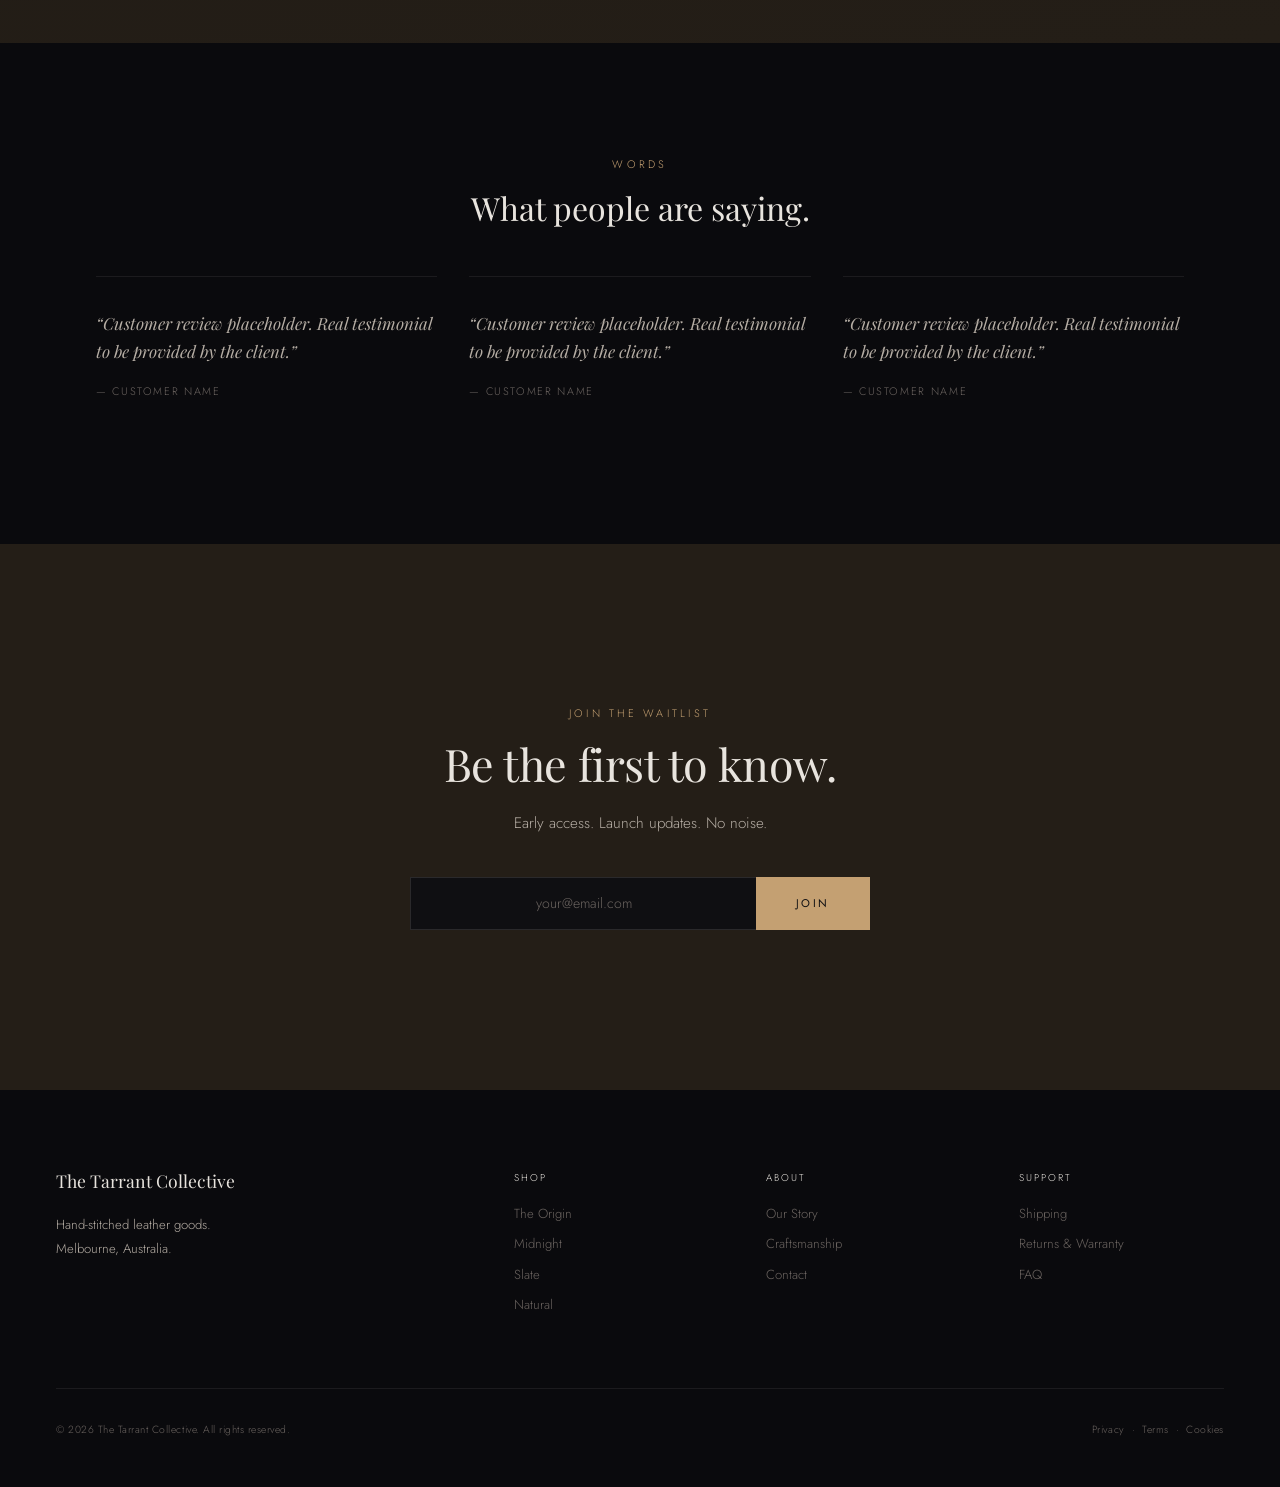
<file: wireframe-c/index.html>
<!DOCTYPE html>
<html lang="en" data-palette="a" data-images="on">
<head>
  <meta charset="UTF-8">
  <meta name="viewport" content="width=device-width, initial-scale=1.0">
  <title>The Tarrant Collective — Wireframe C</title>
  <link rel="preconnect" href="https://fonts.googleapis.com">
  <link rel="preconnect" href="https://fonts.gstatic.com" crossorigin>
  <link href="https://fonts.googleapis.com/css2?family=Playfair+Display:ital,wght@0,400;0,500;1,400&family=Jost:wght@300;400;500&display=swap" rel="stylesheet">
  <link rel="stylesheet" href="style.css">
</head>
<body>

  <!-- ── NAVIGATION ── -->
  <nav class="nav">
    <div class="nav-logo">The Tarrant Collective <span style="display: block; font-family: 'Jost', sans-serif; font-size: 0.55rem; font-weight: 300; text-transform: uppercase; letter-spacing: 0.2em; color: var(--text-muted); margin-top: 0.15rem;">Wireframe C</span></div>
    <div class="nav-links">
      <button class="nav-link active" data-page="home">Home</button>
      <button class="nav-link" data-page="shop">The Origin</button>
      <button class="nav-link" data-page="about">Story</button>
      <button class="nav-link" data-page="craft">Craftsmanship</button>
      <button class="nav-link" data-page="contact">Contact</button>
    </div>
    <a href="../" class="nav-back">← All Wireframes</a>

    <div class="nav-right">
      <div class="palette-toggle">
        <span class="palette-toggle-label">Palette</span>
        <div class="palette-switch">
          <button class="palette-btn active" id="pal-a">A</button>
          <button class="palette-btn" id="pal-b">B</button>
        </div>
      </div>
      <div class="palette-toggle">
        <span class="palette-toggle-label">Images</span>
        <div class="palette-switch">
          <button class="palette-btn active" id="img-on">On</button>
          <button class="palette-btn" id="img-off">Off</button>
        </div>
      </div>
    </div>
  </nav>

  <!-- ════════════════════════════════════════════ -->
  <!-- HOME                                         -->
  <!-- ════════════════════════════════════════════ -->
  <div id="home" class="page active">

    <!-- Hero -->
    <section class="section hero" data-section="Hero Section">
      <div class="hero-bg" style="background: url('./img/three-colourways-closed.png') center/cover no-repeat; opacity: 0.3;"></div>
      <div class="hero-content" style="grid-template-columns: 1fr; max-width: 700px;">
        <div class="hero-text">
          <p class="overline reveal">Hand-stitched leather</p>
          <h1 class="heading-display reveal reveal-delay-1">A new kind of<br>everyday essential.</h1>
          <p class="body-text body-text--large reveal reveal-delay-2" style="max-width: 420px;">Every device. One slim object. Three colourways. Made for the intentional person who carries with purpose.</p>
          <div class="reveal reveal-delay-3" style="display: flex; gap: 1.5rem; align-items: center; margin-top: 0.5rem;">
            <span class="btn btn--filled">Shop The Origin <span class="btn-arrow"></span></span>
          </div>
        </div>
      </div>
      <span class="section-label">Hero Section</span>
    </section>

    <!-- Brand Statement -->
    <section class="section bg-warm section-pad--lg" data-section="Brand Statement">
      <div class="container container--narrow center">
        <div class="divider divider--center reveal" style="margin-bottom: 2rem;"></div>
        <p class="overline reveal" style="margin-bottom: 1.5rem;">The Tarrant Collective</p>
        <h2 class="heading-xl reveal reveal-delay-1">Not a bag. Not a case.<br>A new category.</h2>
        <p class="body-text reveal reveal-delay-2" style="margin-top: 1.5rem;">Slim, deliberate, and precisely engineered. The Tarrant — Origin holds every essential a modern professional carries, and turns over to become a flat working surface. Made for those who would rather own one right thing than three adequate things.</p>
      </div>
      <span class="section-label">Brand Statement</span>
    </section>

    <!-- Product Mosaic -->
    <section class="section bg-secondary section-pad" data-section="Product Mosaic">
      <div class="container container--wide">
        <div class="mosaic reveal">
          <div class="mosaic-hero">
            <div class="img-frame" style="height: 100%;">
              <img src="./img/buckle-closeup.png" alt="Cognac buckle — editorial portrait">
            </div>
          </div>
          <div class="img-frame img-square">
            <img src="./img/midnight-folio-standing.png" alt="Midnight — standing">
          </div>
          <div class="img-frame img-square">
            <img src="./img/natural-open-folio.png" alt="Natural — leather grain">
          </div>
        </div>
      </div>
      <span class="section-label">Product Mosaic</span>
    </section>

    <!-- Features -->
    <section class="section bg-accent section-pad--lg" data-section="Features">
      <div class="container">
        <div class="center reveal" style="margin-bottom: 4rem;">
          <p class="overline" style="margin-bottom: 1rem;">Engineered for purpose</p>
          <h2 class="heading-xl">Every detail considered.</h2>
        </div>
        <div class="grid-3">
          <div class="stack stack--md reveal reveal-delay-1" style="padding: 2rem 0; border-top: 1px solid var(--border);">
            <div class="feature-icon">
              <svg viewBox="0 0 128 128" fill="none" stroke="currentColor" stroke-width="2" stroke-linecap="round" stroke-linejoin="round">
                <path d="M64 16 C76 14 90 18 100 28 C112 40 114 56 110 70 C106 84 96 96 82 106 C74 112 66 114 58 112 C44 108 30 96 22 82 C14 68 14 52 22 38 C30 24 48 18 64 16 Z"/>
                <path d="M88 24 C94 34 98 46 96 60 C94 72 88 84 80 92" stroke-dasharray="5 4"/>
              </svg>
            </div>
            <h3 class="heading-sm">Full-Grain Leather</h3>
            <p class="body-text">Hand-stitched with contrast thread detail on darker colourways. Heritage material, modern precision.</p>
          </div>
          <div class="stack stack--md reveal reveal-delay-2" style="padding: 2rem 0; border-top: 1px solid var(--border);">
            <div class="feature-icon">
              <svg viewBox="0 0 128 128" fill="none" stroke="currentColor" stroke-width="2" stroke-linecap="round" stroke-linejoin="round">
                <rect x="20" y="20" width="88" height="88" rx="6"/>
                <path d="M20 58 Q64 64 108 58"/>
                <path d="M20 82 Q64 88 108 82"/>
                <path d="M36 40 Q64 46 92 40"/>
              </svg>
            </div>
            <h3 class="heading-sm">Moulded Pockets</h3>
            <p class="body-text">A precision-engineered carry system. Each compartment shaped for a specific object. Not just stitched leather.</p>
          </div>
          <div class="stack stack--md reveal reveal-delay-3" style="padding: 2rem 0; border-top: 1px solid var(--border);">
            <div class="feature-icon">
              <svg viewBox="0 0 128 128" fill="none" stroke="currentColor" stroke-width="2" stroke-linecap="round" stroke-linejoin="round">
                <rect x="14" y="78" width="100" height="26" rx="4"/>
                <path d="M22 78 L32 40 L96 40 L106 78"/>
                <line x1="14" y1="78" x2="114" y2="78" stroke-dasharray="3 3"/>
                <path d="M80 26 C90 16 106 18 110 30"/>
                <polyline points="110 20, 110 30, 100 30"/>
              </svg>
            </div>
            <h3 class="heading-sm">Dual Purpose</h3>
            <p class="body-text">Carry organiser. Work surface. One object, two modes. Flips over to become a flat, considered workspace.</p>
          </div>
          <div class="stack stack--md reveal reveal-delay-1" style="padding: 2rem 0; border-top: 1px solid var(--border);">
            <div class="feature-icon">
              <svg viewBox="0 0 128 128" fill="none" stroke="currentColor" stroke-width="2" stroke-linecap="round" stroke-linejoin="round">
                <rect x="46" y="12" width="36" height="16" rx="3"/>
                <path d="M52 28 L76 28 Q104 28 104 64 Q104 100 76 100 L52 100 L52 28"/>
              </svg>
            </div>
            <h3 class="heading-sm">D-Ring Hardware</h3>
            <p class="body-text">Carry strap attachment for on-the-move use. Confirms this travels — from desk to meeting to city.</p>
          </div>
          <div class="stack stack--md reveal reveal-delay-2" style="padding: 2rem 0; border-top: 1px solid var(--border);">
            <div class="feature-icon">
              <svg viewBox="0 0 128 128" fill="none" stroke="currentColor" stroke-width="2" stroke-linecap="round" stroke-linejoin="round">
                <rect x="56" y="16" width="16" height="96" rx="3"/>
                <polyline points="34 56, 20 64, 34 72"/>
                <line x1="20" y1="64" x2="56" y2="64"/>
                <polyline points="94 56, 108 64, 94 72"/>
                <line x1="108" y1="64" x2="72" y2="64"/>
              </svg>
            </div>
            <h3 class="heading-sm">Slim Profile</h3>
            <p class="body-text">Architectural lines. Looks like it holds nothing but holds everything. The opposite of bulk.</p>
          </div>
          <div class="stack stack--md reveal reveal-delay-3" style="padding: 2rem 0; border-top: 1px solid var(--border);">
            <div class="feature-icon">
              <svg viewBox="0 0 128 128" fill="none" stroke="currentColor" stroke-width="2" stroke-linecap="round" stroke-linejoin="round">
                <rect x="10" y="16" width="108" height="96" rx="6"/>
                <rect x="20" y="26" width="56" height="36" rx="3"/>
                <rect x="84" y="26" width="24" height="36" rx="3"/>
                <circle cx="28" cy="82" r="6"/>
                <circle cx="46" cy="82" r="6"/>
                <circle cx="70" cy="82" r="6"/>
                <line x1="76" y1="82" x2="96" y2="82"/>
                <line x1="88" y1="78" x2="88" y2="86"/>
                <line x1="94" y1="79" x2="94" y2="85"/>
              </svg>
            </div>
            <h3 class="heading-sm">Holds Everything</h3>
            <p class="body-text">Laptop, stylus, phone, AirPods, charger, keys, glasses. One pocket system. Zero compromises.</p>
          </div>
        </div>
      </div>
      <span class="section-label">Features</span>
    </section>

    <!-- Craftsmanship Preview -->
    <section class="section bg-warm section-pad" data-section="Craftsmanship Preview">
      <div class="container">
        <div class="grid-asym">
          <div class="img-frame img-portrait reveal">
            <img src="./img/craftsman-workshop.png" alt="Making process — hands at work">
          </div>
          <div class="stack stack--lg reveal reveal-delay-2">
            <p class="overline">Made by hand</p>
            <h2 class="heading-lg">The making is<br>the meaning.</h2>
            <p class="body-text">Self-taught across painting, moulding and leatherwork, everything made under the Tarrant name starts the same way: with curiosity about what a material could become in the hands.</p>
            <span class="text-link">Our process <span class="btn-arrow" style="width: 14px;"></span></span>
          </div>
        </div>
      </div>
      <span class="section-label">Craftsmanship Preview</span>
    </section>

    <!-- Testimonials -->
    <section class="section bg-deep section-pad" data-section="Testimonials">
      <div class="container">
        <div class="center reveal" style="margin-bottom: 3rem;">
          <p class="overline" style="margin-bottom: 1rem;">Words</p>
          <h2 class="heading-lg">What people are saying.</h2>
        </div>
        <div class="grid-3">
          <div class="testimonial reveal reveal-delay-1">
            <p class="testimonial-quote">&ldquo;Customer review placeholder. Real testimonial to be provided by the client.&rdquo;</p>
            <p class="testimonial-author">— Customer Name</p>
          </div>
          <div class="testimonial reveal reveal-delay-2">
            <p class="testimonial-quote">&ldquo;Customer review placeholder. Real testimonial to be provided by the client.&rdquo;</p>
            <p class="testimonial-author">— Customer Name</p>
          </div>
          <div class="testimonial reveal reveal-delay-3">
            <p class="testimonial-quote">&ldquo;Customer review placeholder. Real testimonial to be provided by the client.&rdquo;</p>
            <p class="testimonial-author">— Customer Name</p>
          </div>
        </div>
      </div>
      <span class="section-label">Testimonials</span>
    </section>

    <!-- Email Capture -->
    <section class="section bg-accent section-pad--lg" data-section="Email Capture / Waitlist">
      <div class="container container--narrow center">
        <p class="overline reveal" style="margin-bottom: 1rem;">Join the waitlist</p>
        <h2 class="heading-xl reveal reveal-delay-1">Be the first to know.</h2>
        <p class="body-text reveal reveal-delay-2" style="margin: 1.25rem auto 2.5rem; max-width: 400px;">Early access. Launch updates. No noise.</p>
        <div class="email-row reveal reveal-delay-3">
          <span class="form-input" style="color: var(--text-muted);">your@email.com</span>
          <span class="btn btn--filled">Join</span>
        </div>
      </div>
      <span class="section-label">Email Capture</span>
    </section>

    <!-- Footer -->
    <footer class="section footer" data-section="Footer">
      <div class="footer-grid reveal">
        <div class="stack stack--sm">
          <span class="heading-sm" style="font-family: 'Playfair Display', serif;">The Tarrant Collective</span>
          <p class="body-text" style="font-size: 0.82rem; margin-top: 0.5rem;">Hand-stitched leather goods.<br>Melbourne, Australia.</p>
        </div>
        <div>
          <div class="footer-heading">Shop</div>
          <span class="footer-link">The Origin</span>
          <span class="footer-link">Midnight</span>
          <span class="footer-link">Slate</span>
          <span class="footer-link">Natural</span>
        </div>
        <div>
          <div class="footer-heading">About</div>
          <span class="footer-link">Our Story</span>
          <span class="footer-link">Craftsmanship</span>
          <span class="footer-link">Contact</span>
        </div>
        <div>
          <div class="footer-heading">Support</div>
          <span class="footer-link">Shipping</span>
          <span class="footer-link">Returns &amp; Warranty</span>
          <span class="footer-link">FAQ</span>
        </div>
      </div>
      <div class="footer-legal">
        <span>&copy; 2026 The Tarrant Collective. All rights reserved.</span>
        <span>Privacy &nbsp;&middot;&nbsp; Terms &nbsp;&middot;&nbsp; Cookies</span>
      </div>
      <span class="section-label">Footer</span>
    </footer>

  </div>

  <!-- ════════════════════════════════════════════ -->
  <!-- SHOP / THE ORIGIN                            -->
  <!-- ════════════════════════════════════════════ -->
  <div id="shop" class="page">

    <!-- Shop Hero -->
    <section class="section hero" data-section="Shop - Hero" style="min-height: 70vh;">
      <div class="hero-bg" style="background: url('./img/three-colourways-closed.png') center/cover no-repeat; opacity: 0.3;"></div>
      <div class="hero-content" style="grid-template-columns: 1fr; text-align: center; justify-items: center;">
        <div class="hero-text" style="align-items: center;">
          <p class="overline reveal">The Collection</p>
          <h1 class="heading-display reveal reveal-delay-1">The Tarrant — Origin</h1>
          <p class="body-text body-text--large reveal reveal-delay-2">One design. Three colourways. Choose yours.</p>
        </div>
      </div>
      <span class="section-label">Shop Hero</span>
    </section>

    <!-- Midnight -->
    <section class="section bg-secondary section-pad" data-section="Shop - Midnight">
      <div class="container">
        <div class="grid-asym">
          <div class="img-frame img-portrait reveal">
            <img src="./img/midnight-folio-flat.png" alt="Midnight — full portrait">
          </div>
          <div class="stack stack--lg reveal reveal-delay-2">
            <p class="overline">The Tarrant — Origin</p>
            <h2 class="heading-xl">Midnight</h2>
            <p class="body-text">Deep rich black, silver hardware, contrast white stitching. The statement piece. For those who lead with confidence.</p>
            <div class="grid-2" style="gap: 1rem; max-width: 280px;">
              <div class="img-frame img-square"><img src="./img/tech-folio-black.png" alt="Tech folio detail"></div>
              <div class="img-frame img-square"><img src="./img/buckle-closeup.png" alt="Hardware"></div>
            </div>
            <p style="font-size: 1.1rem; color: var(--accent); margin-top: 0.5rem;">$599 AUD</p>
            <span class="btn btn--filled" style="align-self: flex-start;">Add to Cart <span class="btn-arrow"></span></span>
          </div>
        </div>
      </div>
      <span class="section-label">Midnight</span>
    </section>

    <!-- Slate -->
    <section class="section bg-warm section-pad" data-section="Shop - Slate">
      <div class="container">
        <div class="grid-asym grid-asym--reverse">
          <div class="stack stack--lg reveal">
            <p class="overline">The Tarrant — Origin</p>
            <h2 class="heading-xl">Slate</h2>
            <p class="body-text">Complex cool charcoal, subtle and architectural. The quiet one. For those who let the work speak.</p>
            <div class="grid-2" style="gap: 1rem; max-width: 280px;">
              <div class="img-frame img-square"><img src="./img/stitching-detail.png" alt="Surface texture"></div>
              <div class="img-frame img-square"><img src="./img/buckle-closeup.png" alt="Edge detail"></div>
            </div>
            <p style="font-size: 1.1rem; color: var(--accent); margin-top: 0.5rem;">$599 AUD</p>
            <span class="btn btn--filled" style="align-self: flex-start;">Add to Cart <span class="btn-arrow"></span></span>
          </div>
          <div class="img-frame img-portrait reveal reveal-delay-2">
            <img src="./img/charcoal-wallet.png" alt="Slate — full portrait">
          </div>
        </div>
      </div>
      <span class="section-label">Slate</span>
    </section>

    <!-- Natural -->
    <section class="section bg-accent section-pad" data-section="Shop - Natural">
      <div class="container">
        <div class="grid-asym">
          <div class="img-frame img-portrait reveal">
            <img src="./img/natural-open-folio.png" alt="Natural — full portrait">
          </div>
          <div class="stack stack--lg reveal reveal-delay-2">
            <p class="overline">The Tarrant — Origin</p>
            <h2 class="heading-xl">Natural</h2>
            <p class="body-text">Raw pale leather, gold hardware, extraordinary visible grain. The original. For those who see beauty in what's unfinished.</p>
            <div class="grid-2" style="gap: 1rem; max-width: 280px;">
              <div class="img-frame img-square"><img src="./img/stitching-detail.png" alt="Grain close-up"></div>
              <div class="img-frame img-square"><img src="./img/buckle-closeup.png" alt="Gold hardware"></div>
            </div>
            <p style="font-size: 1.1rem; color: var(--accent); margin-top: 0.5rem;">$599 AUD</p>
            <span class="btn btn--filled" style="align-self: flex-start;">Add to Cart <span class="btn-arrow"></span></span>
          </div>
        </div>
      </div>
      <span class="section-label">Natural</span>
    </section>

  </div>

  <!-- ════════════════════════════════════════════ -->
  <!-- ABOUT / STORY                                -->
  <!-- ════════════════════════════════════════════ -->
  <div id="about" class="page">

    <!-- Story Hero -->
    <section class="section bg-warm section-pad--lg" data-section="Story - Hero" style="padding-top: 12rem;">
      <div class="container container--narrow center">
        <p class="overline reveal" style="margin-bottom: 2rem;">Our Story</p>
        <h1 class="heading-display reveal reveal-delay-1">The name Tarrant<br>carries lineage.</h1>
        <div class="divider divider--center reveal reveal-delay-2" style="margin-top: 2.5rem;"></div>
        <p class="body-text body-text--large reveal reveal-delay-3" style="margin-top: 2rem;">It is chosen carefully, because everything here is.</p>
      </div>
      <span class="section-label">Story Hero</span>
    </section>

    <!-- Childhood -->
    <section class="section bg-secondary section-pad" data-section="Story - Childhood">
      <div class="container">
        <div class="grid-asym">
          <div class="img-frame img-portrait reveal">
            <img src="./img/craftsman-workshop.png" alt="Founder — atmospheric portrait">
          </div>
          <div class="stack stack--lg reveal reveal-delay-2">
            <h2 class="heading-lg">It started with a stone<br>in her hand.</h2>
            <p class="body-text">As a child, she was deeply tactile — often found rolling a stone in her hand, making umbrellas out of ferns, pressing bark into sheets not yet knowing why — only that it had to be tried.</p>
            <p class="body-text">That bark did not make fabric. But it made the base for paint. Failure, it turned out, was just the beginning of something else.</p>
          </div>
        </div>
      </div>
      <span class="section-label">Childhood</span>
    </section>

    <!-- Self-taught -->
    <section class="section bg-accent section-pad" data-section="Story - Self-Taught">
      <div class="container">
        <div class="grid-asym grid-asym--reverse">
          <div class="stack stack--lg reveal">
            <h2 class="heading-lg">Self-taught.<br>Material-led.</h2>
            <p class="body-text">Self-taught across painting, moulding and leatherwork, everything made under the Tarrant name starts the same way: with curiosity about what a material could become in the hands.</p>
            <p class="body-text">The Tarrant Collective is a studio, not just a product. The site architecture allows for future products across different categories and materials — not limited to leather.</p>
          </div>
          <div class="img-frame img-portrait reveal reveal-delay-2">
            <img src="./img/stitching-detail.png" alt="Hands working leather">
          </div>
        </div>
      </div>
      <span class="section-label">Self-Taught</span>
    </section>

    <!-- Values -->
    <section class="section bg-deep section-pad" data-section="Story - Values">
      <div class="container" style="max-width: 900px;">
        <div class="center reveal" style="margin-bottom: 3.5rem;">
          <p class="overline" style="margin-bottom: 1rem;">Our Values</p>
          <h2 class="heading-lg">What we stand for.</h2>
        </div>
        <div class="values-grid reveal reveal-delay-1">
          <div class="value-cell"><span class="value-title">Craftsmanship</span></div>
          <div class="value-cell"><span class="value-title">Quality over Quantity</span></div>
          <div class="value-cell"><span class="value-title">Timeless Design</span></div>
          <div class="value-cell"><span class="value-title">Heritage Materials</span></div>
          <div class="value-cell"><span class="value-title">Modern Function</span></div>
          <div class="value-cell"><span class="value-title">Attention to Detail</span></div>
        </div>
      </div>
      <span class="section-label">Values</span>
    </section>

  </div>

  <!-- ════════════════════════════════════════════ -->
  <!-- CRAFTSMANSHIP                                -->
  <!-- ════════════════════════════════════════════ -->
  <div id="craft" class="page">

    <!-- Craft Hero -->
    <section class="section hero" data-section="Craftsmanship - Hero" style="min-height: 70vh;">
      <div class="hero-bg" style="background: url('./img/craftsman-workshop.png') center/cover no-repeat; opacity: 0.3;"></div>
      <div class="hero-content" style="grid-template-columns: 1fr; text-align: center; justify-items: center;">
        <div class="hero-text" style="align-items: center;">
          <p class="overline reveal">Process</p>
          <h1 class="heading-display reveal reveal-delay-1">Made by hand.<br>Made to last.</h1>
          <p class="body-text reveal reveal-delay-2" style="max-width: 440px;">A short film showing hand-stitching, moulding, and material selection is central to the brand story.</p>
        </div>
      </div>
      <span class="section-label">Craftsmanship Hero</span>
    </section>

    <!-- Process Steps -->
    <section class="section bg-warm section-pad--lg" data-section="Process - Material Selection">
      <div class="container">
        <div class="grid-asym">
          <div class="img-frame img-landscape reveal">
            <img src="./img/stitching-detail.png" alt="Leather hides — material selection">
          </div>
          <div class="stack stack--lg reveal reveal-delay-2">
            <div class="process-step" style="display: flex; align-items: baseline; gap: 1.5rem;">
              <span class="process-number">01</span>
              <div class="stack stack--md">
                <h2 class="heading-lg">Material Selection</h2>
                <p class="body-text">Full-grain leather chosen for character and durability. Each hide is unique — selected by hand for grain, weight, and feel.</p>
              </div>
            </div>
          </div>
        </div>
      </div>
      <span class="section-label">Material Selection</span>
    </section>

    <section class="section bg-accent section-pad--lg" data-section="Process - Moulding">
      <div class="container">
        <div class="grid-asym grid-asym--reverse">
          <div class="stack stack--lg reveal">
            <div class="process-step" style="display: flex; align-items: baseline; gap: 1.5rem;">
              <span class="process-number">02</span>
              <div class="stack stack--md">
                <h2 class="heading-lg">Moulding &amp; Shaping</h2>
                <p class="body-text">The internal pocket system is precision-moulded — engineered, not just stitched. Each compartment shaped to hold a specific object with intention.</p>
              </div>
            </div>
          </div>
          <div class="img-frame img-landscape reveal reveal-delay-2">
            <img src="./img/natural-open-folio.png" alt="Moulding process — shaping leather">
          </div>
        </div>
      </div>
      <span class="section-label">Moulding</span>
    </section>

    <section class="section bg-secondary section-pad--lg" data-section="Process - Stitching">
      <div class="container">
        <div class="grid-asym">
          <div class="img-frame img-landscape reveal">
            <img src="./img/buckle-closeup.png" alt="Hand stitching — contrast thread">
          </div>
          <div class="stack stack--lg reveal reveal-delay-2">
            <div class="process-step" style="display: flex; align-items: baseline; gap: 1.5rem;">
              <span class="process-number">03</span>
              <div class="stack stack--md">
                <h2 class="heading-lg">Hand Stitching</h2>
                <p class="body-text">Every stitch placed by hand. Contrast thread on darker colourways for visible craft detail. No machines. No shortcuts. No exceptions.</p>
              </div>
            </div>
          </div>
        </div>
      </div>
      <span class="section-label">Stitching</span>
    </section>

    <!-- Video -->
    <section class="section bg-deep section-pad" data-section="Craftsmanship - Video">
      <div class="container" style="max-width: 900px;">
        <div class="center reveal" style="margin-bottom: 2rem;">
          <p class="overline">Behind the scenes</p>
        </div>
        <div class="img-frame img-wide reveal reveal-delay-1">
          <img src="./img/craftsman-workshop.png" alt="Making process film — behind the scenes">
        </div>
        <p class="body-text center reveal reveal-delay-2" style="max-width: 500px; margin: 2rem auto 0;">The making story is central. A short film showing hand-stitching, moulding, and material selection.</p>
      </div>
      <span class="section-label">Video</span>
    </section>

  </div>

  <!-- ════════════════════════════════════════════ -->
  <!-- CONTACT                                      -->
  <!-- ════════════════════════════════════════════ -->
  <div id="contact" class="page">

    <section class="section bg-warm section-pad--lg" data-section="Contact - Hero" style="padding-top: 12rem;">
      <div class="container container--narrow center">
        <p class="overline reveal" style="margin-bottom: 2rem;">Get in touch</p>
        <h1 class="heading-display reveal reveal-delay-1">Contact</h1>
        <div class="divider divider--center reveal reveal-delay-2" style="margin-top: 2.5rem;"></div>
        <p class="body-text reveal reveal-delay-3" style="margin-top: 2rem;">contact@thetarrantcollective.com</p>
      </div>
      <span class="section-label">Contact Hero</span>
    </section>

    <section class="section bg-secondary section-pad" data-section="Contact - Form">
      <div class="container container--narrow">
        <div class="stack stack--md reveal">
          <div class="grid-2" style="gap: 1rem;">
            <span class="form-input" style="color: var(--text-muted);">First name</span>
            <span class="form-input" style="color: var(--text-muted);">Last name</span>
          </div>
          <span class="form-input" style="color: var(--text-muted);">Email address</span>
          <span class="form-input form-input--textarea" style="color: var(--text-muted); display: block;">Your message</span>
          <div class="reveal reveal-delay-1">
            <span class="btn btn--filled">Send Message <span class="btn-arrow"></span></span>
          </div>
        </div>
      </div>
      <span class="section-label">Contact Form</span>
    </section>

  </div>

  <!-- ════════════════════════════════════════════ -->
  <!-- COMMENT MODAL                                -->
  <!-- ════════════════════════════════════════════ -->
  <div class="modal-overlay" id="comment-modal">
    <div class="modal-content">
      <button class="modal-close">&times;</button>
      <p class="modal-heading">Comment on:</p>
      <p class="modal-section-name" id="modal-section-name"></p>

      <div class="modal-fields">
        <form class="modal-form" name="wireframe-c-feedback" method="POST" data-netlify="true" netlify-honeypot="bot-field">
          <input type="hidden" name="form-name" value="wireframe-c-feedback">
          <input type="hidden" name="section" id="form-section">
          <input type="hidden" name="palette" id="form-palette">
          <p style="display:none;"><input name="bot-field"></p>
          <input class="form-input" type="text" name="name" placeholder="Your name (optional)">
          <textarea class="form-input form-input--textarea" name="comment" placeholder="Your feedback on this section..." required></textarea>
          <button class="modal-submit" type="submit">Submit Comment</button>
        </form>
      </div>

      <div class="modal-success">
        <p>Thank you.</p>
        <small>Your feedback has been submitted.</small>
      </div>
    </div>
  </div>

  <script src="script.js"></script>
</body>
</html>
</file>
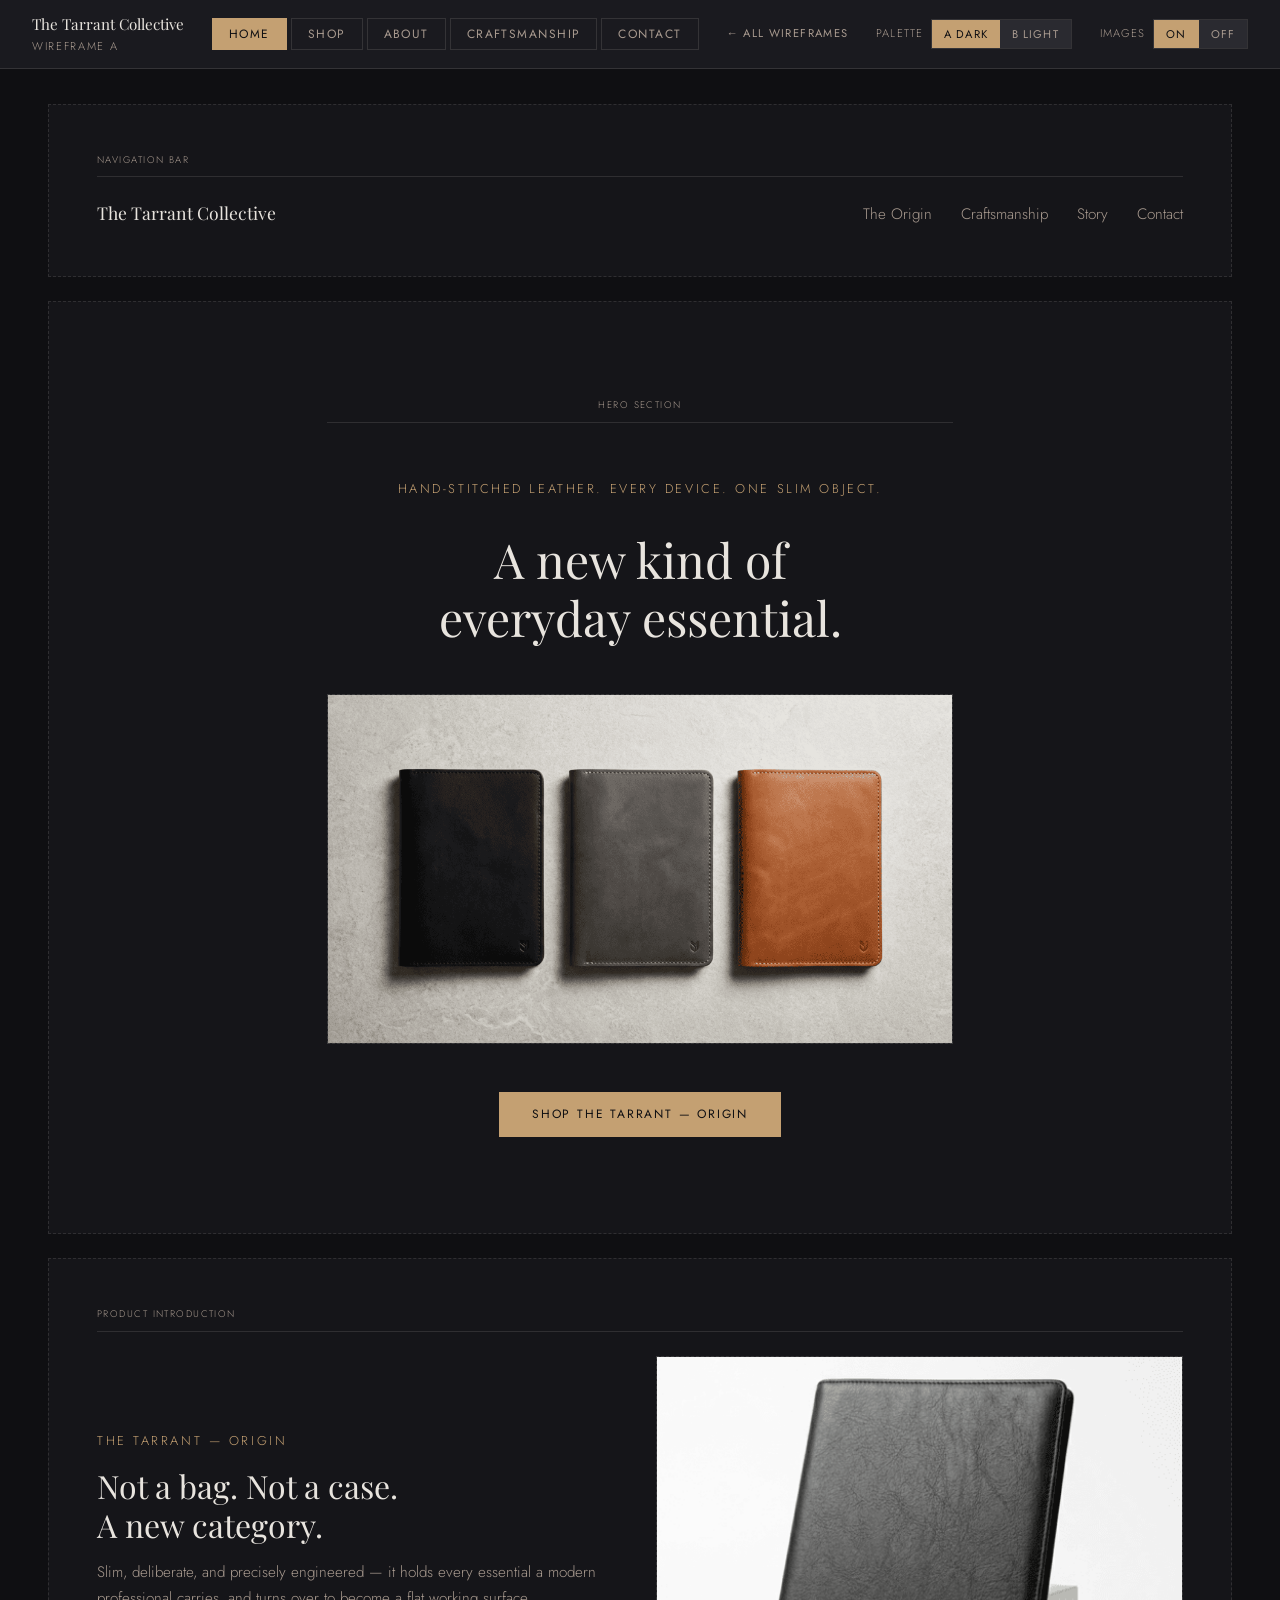
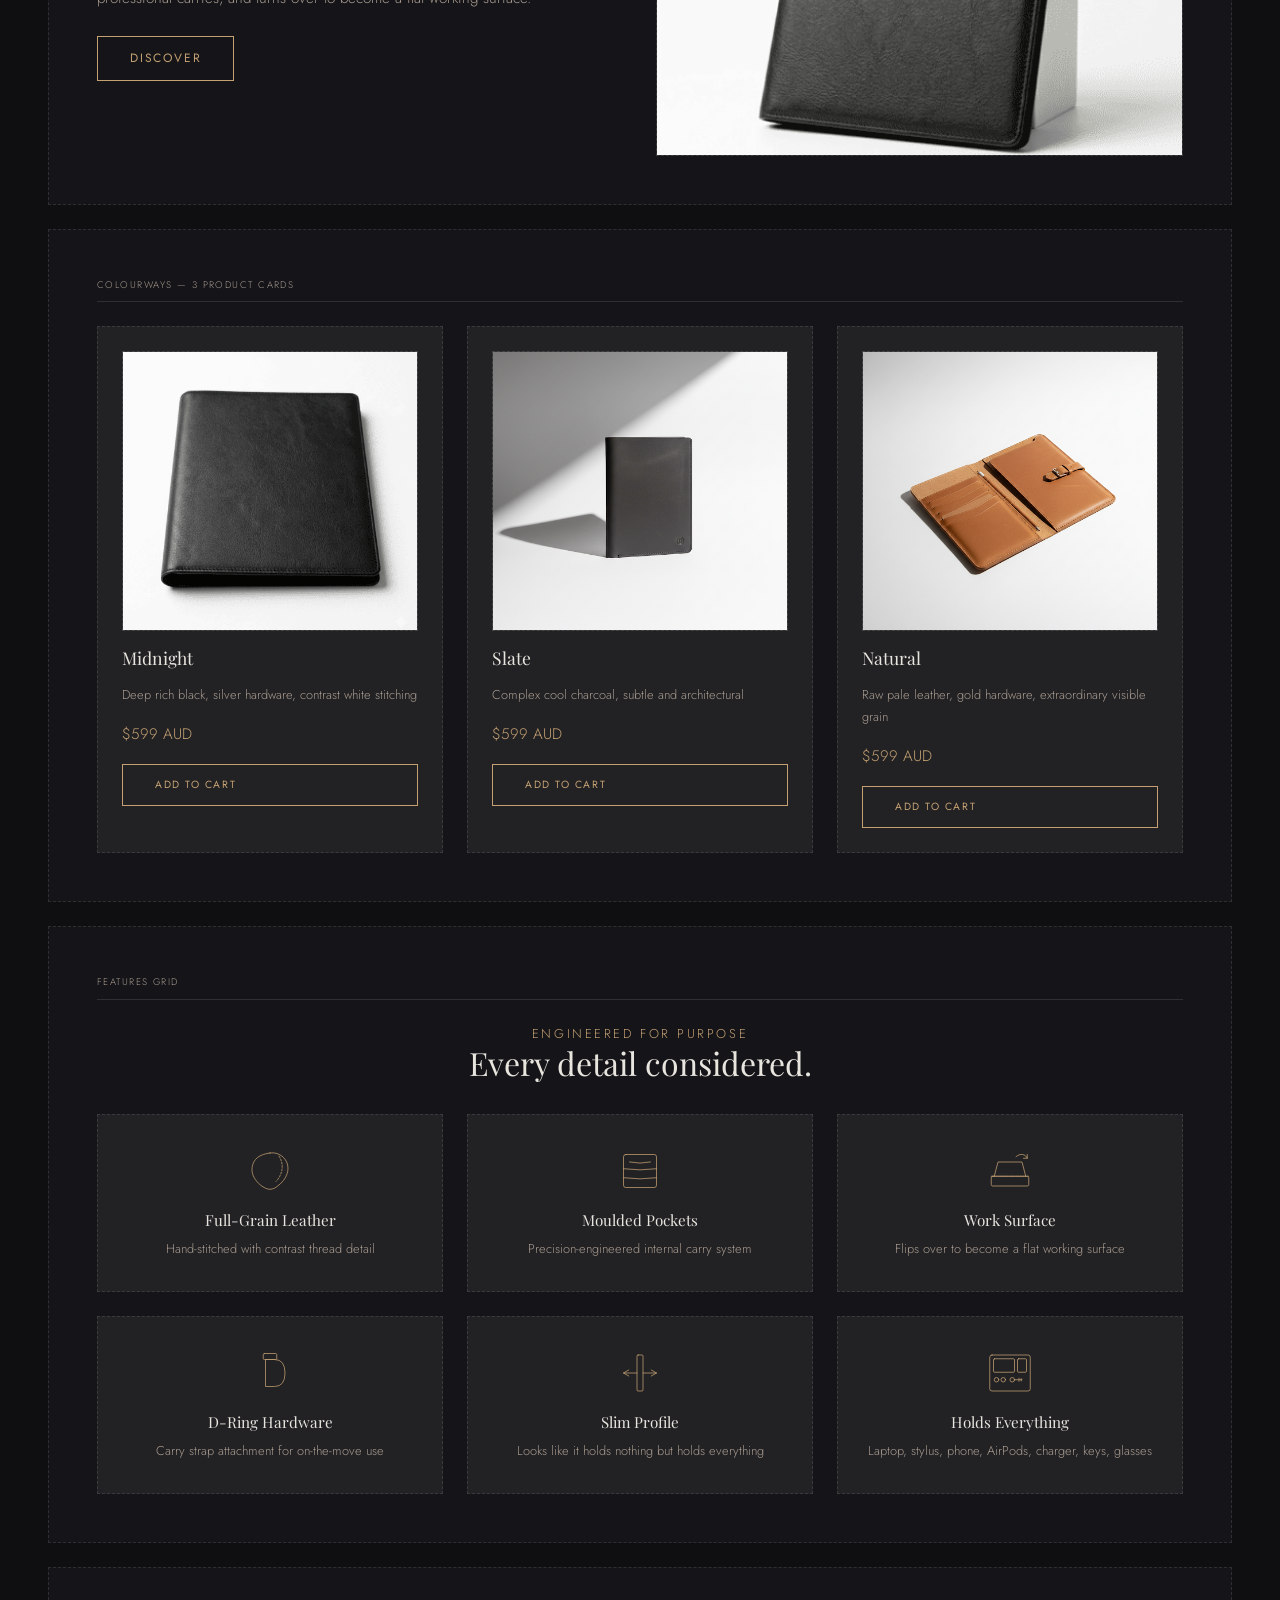
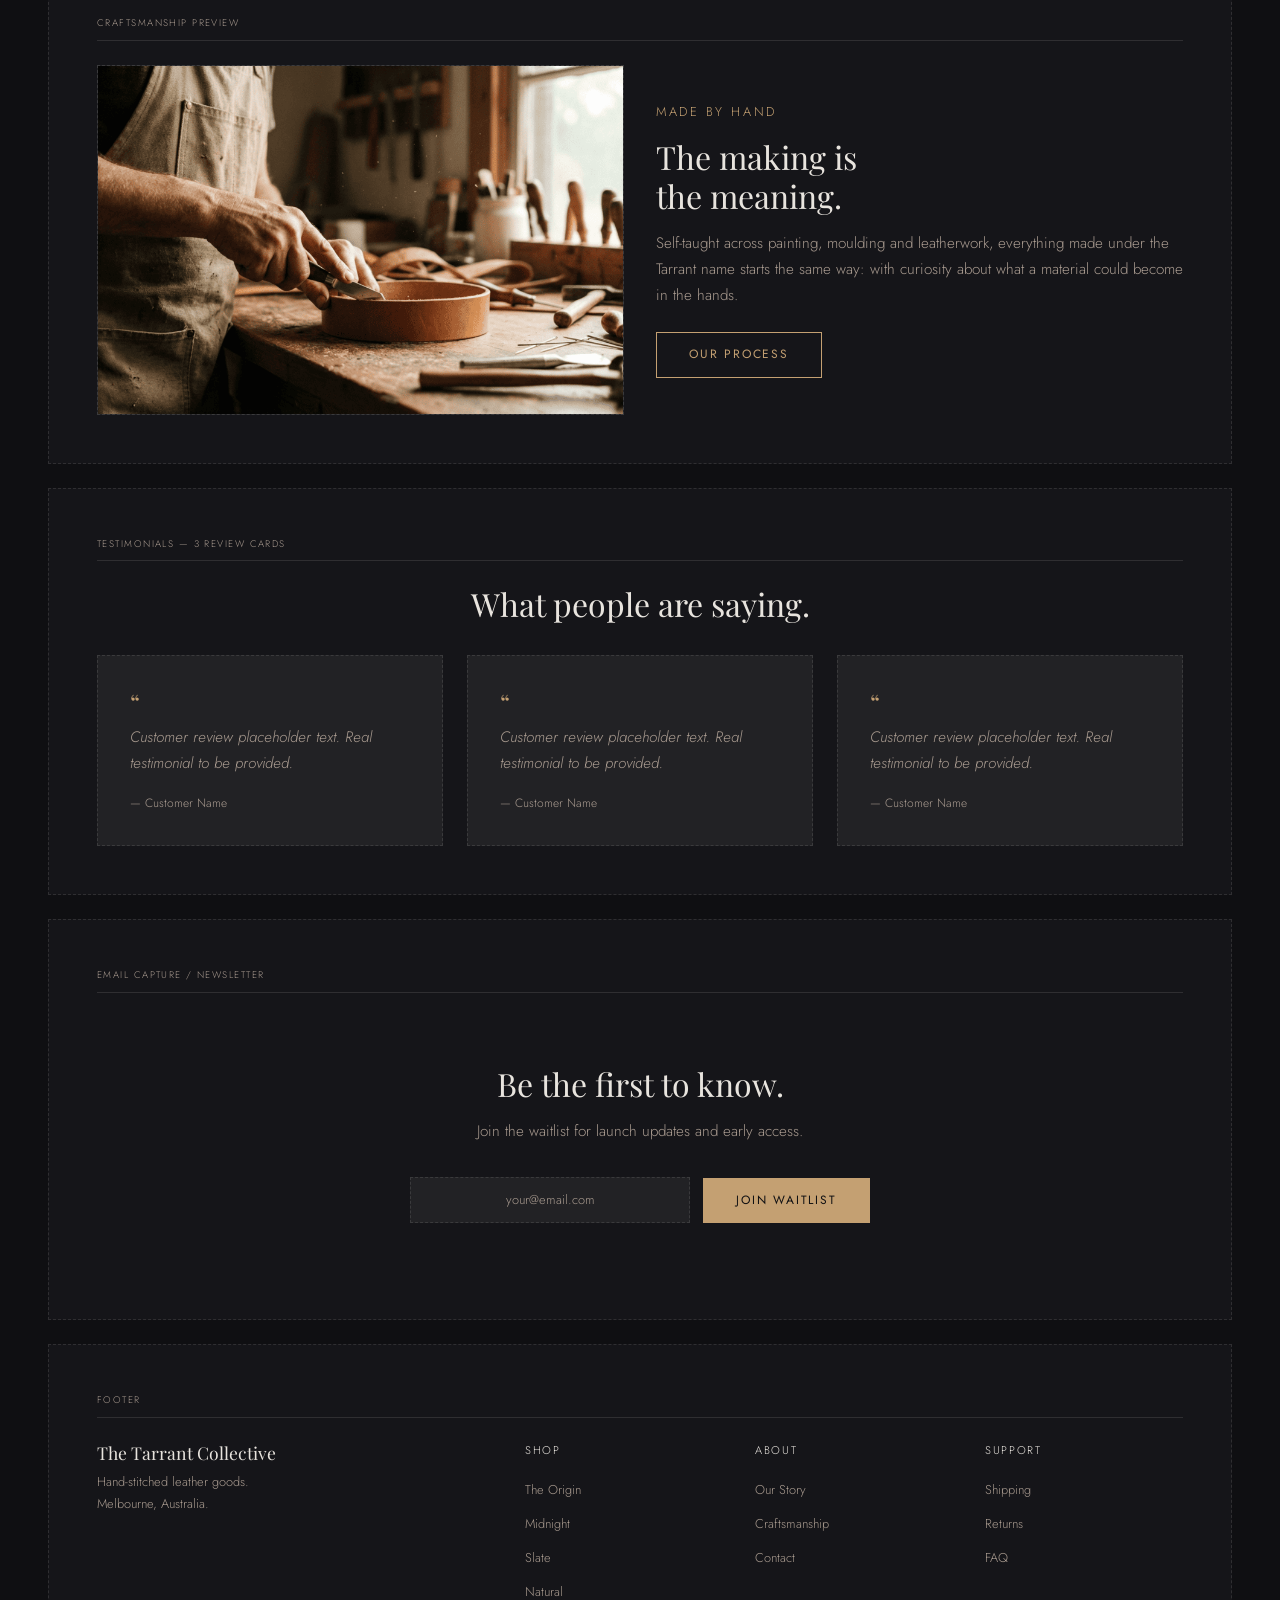
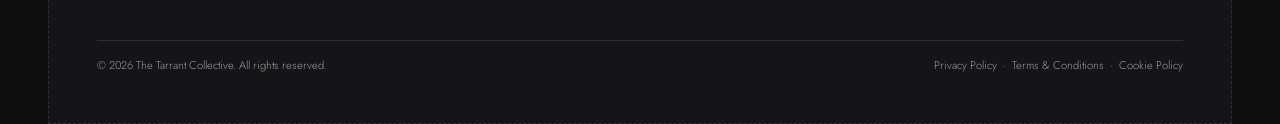
<file: wireframe/index.html>
<!DOCTYPE html>
<html lang="en" data-palette="a" data-images="on">
<head>
  <meta charset="UTF-8">
  <meta name="viewport" content="width=device-width, initial-scale=1.0">
  <title>The Tarrant Collective — Wireframe A</title>
  <link rel="preconnect" href="https://fonts.googleapis.com">
  <link rel="preconnect" href="https://fonts.gstatic.com" crossorigin>
  <link href="https://fonts.googleapis.com/css2?family=Playfair+Display:ital,wght@0,400;0,500;1,400&family=Jost:wght@300;400;500&display=swap" rel="stylesheet">
  <link rel="stylesheet" href="wireframe.css">
</head>
<body>

  <!-- ── TOOLBAR ── -->
  <header class="wf-toolbar">
    <div class="wf-toolbar-brand">
      The Tarrant Collective
      <span>Wireframe A</span>
    </div>

    <div class="wf-tabs">
      <button class="wf-tab active" data-page="page-home">Home</button>
      <button class="wf-tab" data-page="page-shop">Shop</button>
      <button class="wf-tab" data-page="page-about">About</button>
      <button class="wf-tab" data-page="page-craft">Craftsmanship</button>
      <button class="wf-tab" data-page="page-contact">Contact</button>
    </div>

    <a href="../" class="wf-back">← All Wireframes</a>

    <div class="wf-toggle">
      <span class="wf-toggle-label">Palette</span>
      <div class="wf-toggle-switch">
        <button class="wf-toggle-btn active" id="palette-a">A Dark</button>
        <button class="wf-toggle-btn" id="palette-b">B Light</button>
      </div>
    </div>

    <div class="wf-toggle">
      <span class="wf-toggle-label">Images</span>
      <div class="wf-toggle-switch">
        <button class="wf-toggle-btn active" id="images-on">On</button>
        <button class="wf-toggle-btn" id="images-off">Off</button>
      </div>
    </div>
  </header>

  <!-- ════════════════════════════════════════ -->
  <!-- HOME PAGE                                -->
  <!-- ════════════════════════════════════════ -->
  <main id="page-home" class="wf-page active">

    <!-- Navigation -->
    <div class="wf-section" data-section="Navigation">
      <div class="wf-label">Navigation Bar</div>
      <div class="wf-grid-2">
        <div>
          <span class="wf-heading wf-heading--sm">The Tarrant Collective</span>
        </div>
        <div style="text-align: right;">
          <span class="wf-body" style="margin-right: 1.5rem;">The Origin</span>
          <span class="wf-body" style="margin-right: 1.5rem;">Craftsmanship</span>
          <span class="wf-body" style="margin-right: 1.5rem;">Story</span>
          <span class="wf-body">Contact</span>
        </div>
      </div>
      <span class="wf-section-hint">Click to comment</span>
    </div>

    <!-- Hero -->
    <div class="wf-section wf-section--hero" data-section="Hero Section">
      <div class="wf-center wf-stack wf-stack--lg" style="max-width: 700px;">
        <div class="wf-label wf-center">Hero Section</div>
        <p class="wf-tagline">Hand-stitched leather. Every device. One slim object.</p>
        <h1 class="wf-heading wf-heading--xl">A new kind of<br>everyday essential.</h1>
        <div class="wf-img-placeholder" style="height: 350px; margin: 1rem 0; overflow: hidden;">
          <img src="./img/three-colourways-closed.png" alt="Hero image — all three colourways" style="width: 100%; height: 100%; object-fit: cover;">
        </div>
        <div>
          <span class="wf-btn wf-btn--filled">Shop The Tarrant — Origin</span>
        </div>
      </div>
      <span class="wf-section-hint">Click to comment</span>
    </div>

    <!-- Product Introduction -->
    <div class="wf-section" data-section="Product Introduction">
      <div class="wf-label">Product Introduction</div>
      <div class="wf-grid-2">
        <div class="wf-stack">
          <p class="wf-tagline">The Tarrant — Origin</p>
          <h2 class="wf-heading wf-heading--lg">Not a bag. Not a case.<br>A new category.</h2>
          <p class="wf-body">Slim, deliberate, and precisely engineered — it holds every essential a modern professional carries, and turns over to become a flat working surface.</p>
          <div style="margin-top: 0.5rem;">
            <span class="wf-btn">Discover</span>
          </div>
        </div>
        <div class="wf-img-placeholder" style="height: 400px; overflow: hidden;">
          <img src="./img/midnight-folio-standing.png" alt="Product detail shot" style="width: 100%; height: 100%; object-fit: cover;">
        </div>
      </div>
      <span class="wf-section-hint">Click to comment</span>
    </div>

    <!-- Colourways -->
    <div class="wf-section" data-section="Colourways">
      <div class="wf-label">Colourways — 3 Product Cards</div>
      <div class="wf-grid-3">
        <div class="wf-card wf-stack">
          <div class="wf-img-placeholder" style="height: 280px; overflow: hidden;">
            <img src="./img/midnight-folio-flat.png" alt="Midnight" style="width: 100%; height: 100%; object-fit: cover;">
          </div>
          <h3 class="wf-heading wf-heading--sm">Midnight</h3>
          <p class="wf-body" style="font-size: 0.8rem;">Deep rich black, silver hardware, contrast white stitching</p>
          <p class="wf-body" style="color: var(--wf-accent);">$599 AUD</p>
          <span class="wf-btn" style="font-size: 0.65rem;">Add to Cart</span>
        </div>
        <div class="wf-card wf-stack">
          <div class="wf-img-placeholder" style="height: 280px; overflow: hidden;">
            <img src="./img/charcoal-wallet.png" alt="Slate" style="width: 100%; height: 100%; object-fit: cover;">
          </div>
          <h3 class="wf-heading wf-heading--sm">Slate</h3>
          <p class="wf-body" style="font-size: 0.8rem;">Complex cool charcoal, subtle and architectural</p>
          <p class="wf-body" style="color: var(--wf-accent);">$599 AUD</p>
          <span class="wf-btn" style="font-size: 0.65rem;">Add to Cart</span>
        </div>
        <div class="wf-card wf-stack">
          <div class="wf-img-placeholder" style="height: 280px; overflow: hidden;">
            <img src="./img/natural-open-folio.png" alt="Natural" style="width: 100%; height: 100%; object-fit: cover;">
          </div>
          <h3 class="wf-heading wf-heading--sm">Natural</h3>
          <p class="wf-body" style="font-size: 0.8rem;">Raw pale leather, gold hardware, extraordinary visible grain</p>
          <p class="wf-body" style="color: var(--wf-accent);">$599 AUD</p>
          <span class="wf-btn" style="font-size: 0.65rem;">Add to Cart</span>
        </div>
      </div>
      <span class="wf-section-hint">Click to comment</span>
    </div>

    <!-- Features Grid -->
    <div class="wf-section" data-section="Features Grid">
      <div class="wf-label">Features Grid</div>
      <div class="wf-center" style="margin-bottom: 2rem;">
        <p class="wf-tagline">Engineered for purpose</p>
        <h2 class="wf-heading wf-heading--lg">Every detail considered.</h2>
      </div>
      <div class="wf-grid-3">
        <div class="wf-card wf-center wf-stack wf-stack--sm" style="padding: 2rem 1rem;">
          <div class="feature-icon">
            <svg viewBox="0 0 128 128" fill="none" stroke="currentColor" stroke-width="2" stroke-linecap="round" stroke-linejoin="round">
              <path d="M64 16 C76 14 90 18 100 28 C112 40 114 56 110 70 C106 84 96 96 82 106 C74 112 66 114 58 112 C44 108 30 96 22 82 C14 68 14 52 22 38 C30 24 48 18 64 16 Z"/>
              <path d="M88 24 C94 34 98 46 96 60 C94 72 88 84 80 92" stroke-dasharray="5 4"/>
            </svg>
          </div>
          <h4 class="wf-heading wf-heading--sm" style="font-size: 0.95rem;">Full-Grain Leather</h4>
          <p class="wf-body" style="font-size: 0.8rem;">Hand-stitched with contrast thread detail</p>
        </div>
        <div class="wf-card wf-center wf-stack wf-stack--sm" style="padding: 2rem 1rem;">
          <div class="feature-icon">
            <svg viewBox="0 0 128 128" fill="none" stroke="currentColor" stroke-width="2" stroke-linecap="round" stroke-linejoin="round">
              <rect x="20" y="20" width="88" height="88" rx="6"/>
              <path d="M20 58 Q64 64 108 58"/>
              <path d="M20 82 Q64 88 108 82"/>
              <path d="M36 40 Q64 46 92 40"/>
            </svg>
          </div>
          <h4 class="wf-heading wf-heading--sm" style="font-size: 0.95rem;">Moulded Pockets</h4>
          <p class="wf-body" style="font-size: 0.8rem;">Precision-engineered internal carry system</p>
        </div>
        <div class="wf-card wf-center wf-stack wf-stack--sm" style="padding: 2rem 1rem;">
          <div class="feature-icon">
            <svg viewBox="0 0 128 128" fill="none" stroke="currentColor" stroke-width="2" stroke-linecap="round" stroke-linejoin="round">
              <rect x="14" y="78" width="100" height="26" rx="4"/>
              <path d="M22 78 L32 40 L96 40 L106 78"/>
              <line x1="14" y1="78" x2="114" y2="78" stroke-dasharray="3 3"/>
              <path d="M80 26 C90 16 106 18 110 30"/>
              <polyline points="110 20, 110 30, 100 30"/>
            </svg>
          </div>
          <h4 class="wf-heading wf-heading--sm" style="font-size: 0.95rem;">Work Surface</h4>
          <p class="wf-body" style="font-size: 0.8rem;">Flips over to become a flat working surface</p>
        </div>
        <div class="wf-card wf-center wf-stack wf-stack--sm" style="padding: 2rem 1rem;">
          <div class="feature-icon">
            <svg viewBox="0 0 128 128" fill="none" stroke="currentColor" stroke-width="2" stroke-linecap="round" stroke-linejoin="round">
              <rect x="46" y="12" width="36" height="16" rx="3"/>
              <path d="M52 28 L76 28 Q104 28 104 64 Q104 100 76 100 L52 100 L52 28"/>
            </svg>
          </div>
          <h4 class="wf-heading wf-heading--sm" style="font-size: 0.95rem;">D-Ring Hardware</h4>
          <p class="wf-body" style="font-size: 0.8rem;">Carry strap attachment for on-the-move use</p>
        </div>
        <div class="wf-card wf-center wf-stack wf-stack--sm" style="padding: 2rem 1rem;">
          <div class="feature-icon">
            <svg viewBox="0 0 128 128" fill="none" stroke="currentColor" stroke-width="2" stroke-linecap="round" stroke-linejoin="round">
              <rect x="56" y="16" width="16" height="96" rx="3"/>
              <polyline points="34 56, 20 64, 34 72"/>
              <line x1="20" y1="64" x2="56" y2="64"/>
              <polyline points="94 56, 108 64, 94 72"/>
              <line x1="108" y1="64" x2="72" y2="64"/>
            </svg>
          </div>
          <h4 class="wf-heading wf-heading--sm" style="font-size: 0.95rem;">Slim Profile</h4>
          <p class="wf-body" style="font-size: 0.8rem;">Looks like it holds nothing but holds everything</p>
        </div>
        <div class="wf-card wf-center wf-stack wf-stack--sm" style="padding: 2rem 1rem;">
          <div class="feature-icon">
            <svg viewBox="0 0 128 128" fill="none" stroke="currentColor" stroke-width="2" stroke-linecap="round" stroke-linejoin="round">
              <rect x="10" y="16" width="108" height="96" rx="6"/>
              <rect x="20" y="26" width="56" height="36" rx="3"/>
              <rect x="84" y="26" width="24" height="36" rx="3"/>
              <circle cx="28" cy="82" r="6"/>
              <circle cx="46" cy="82" r="6"/>
              <circle cx="70" cy="82" r="6"/>
              <line x1="76" y1="82" x2="96" y2="82"/>
              <line x1="88" y1="78" x2="88" y2="86"/>
              <line x1="94" y1="79" x2="94" y2="85"/>
            </svg>
          </div>
          <h4 class="wf-heading wf-heading--sm" style="font-size: 0.95rem;">Holds Everything</h4>
          <p class="wf-body" style="font-size: 0.8rem;">Laptop, stylus, phone, AirPods, charger, keys, glasses</p>
        </div>
      </div>
      <span class="wf-section-hint">Click to comment</span>
    </div>

    <!-- Craftsmanship -->
    <div class="wf-section" data-section="Craftsmanship Preview">
      <div class="wf-label">Craftsmanship Preview</div>
      <div class="wf-grid-2">
        <div class="wf-img-placeholder" style="height: 350px; overflow: hidden;">
          <img src="./img/craftsman-workshop.png" alt="Making process / hands at work" style="width: 100%; height: 100%; object-fit: cover;">
        </div>
        <div class="wf-stack">
          <p class="wf-tagline">Made by hand</p>
          <h2 class="wf-heading wf-heading--lg">The making is<br>the meaning.</h2>
          <p class="wf-body">Self-taught across painting, moulding and leatherwork, everything made under the Tarrant name starts the same way: with curiosity about what a material could become in the hands.</p>
          <div style="margin-top: 0.5rem;">
            <span class="wf-btn">Our Process</span>
          </div>
        </div>
      </div>
      <span class="wf-section-hint">Click to comment</span>
    </div>

    <!-- Testimonials -->
    <div class="wf-section" data-section="Testimonials">
      <div class="wf-label">Testimonials — 3 Review Cards</div>
      <div class="wf-center" style="margin-bottom: 2rem;">
        <h2 class="wf-heading wf-heading--lg">What people are saying.</h2>
      </div>
      <div class="wf-grid-3">
        <div class="wf-card wf-stack wf-stack--sm" style="padding: 2rem;">
          <p class="wf-heading" style="font-size: 1.5rem; color: var(--wf-accent);">&ldquo;</p>
          <p class="wf-body" style="font-style: italic;">Customer review placeholder text. Real testimonial to be provided.</p>
          <p class="wf-body" style="font-size: 0.75rem; margin-top: 0.5rem;">— Customer Name</p>
        </div>
        <div class="wf-card wf-stack wf-stack--sm" style="padding: 2rem;">
          <p class="wf-heading" style="font-size: 1.5rem; color: var(--wf-accent);">&ldquo;</p>
          <p class="wf-body" style="font-style: italic;">Customer review placeholder text. Real testimonial to be provided.</p>
          <p class="wf-body" style="font-size: 0.75rem; margin-top: 0.5rem;">— Customer Name</p>
        </div>
        <div class="wf-card wf-stack wf-stack--sm" style="padding: 2rem;">
          <p class="wf-heading" style="font-size: 1.5rem; color: var(--wf-accent);">&ldquo;</p>
          <p class="wf-body" style="font-style: italic;">Customer review placeholder text. Real testimonial to be provided.</p>
          <p class="wf-body" style="font-size: 0.75rem; margin-top: 0.5rem;">— Customer Name</p>
        </div>
      </div>
      <span class="wf-section-hint">Click to comment</span>
    </div>

    <!-- Email Capture -->
    <div class="wf-section" data-section="Email Capture / Waitlist">
      <div class="wf-label">Email Capture / Newsletter</div>
      <div class="wf-center wf-stack" style="padding: 3rem 0;">
        <h2 class="wf-heading wf-heading--lg">Be the first to know.</h2>
        <p class="wf-body">Join the waitlist for launch updates and early access.</p>
        <div style="margin-top: 1rem;">
          <span class="wf-input">your@email.com</span>
          <span class="wf-btn wf-btn--filled" style="margin-left: 0.5rem;">Join Waitlist</span>
        </div>
      </div>
      <span class="wf-section-hint">Click to comment</span>
    </div>

    <!-- Footer -->
    <div class="wf-section wf-section--footer" data-section="Footer">
      <div class="wf-label">Footer</div>
      <div class="wf-footer-grid">
        <div class="wf-stack wf-stack--sm">
          <span class="wf-heading wf-heading--sm">The Tarrant Collective</span>
          <p class="wf-body" style="font-size: 0.8rem;">Hand-stitched leather goods.<br>Melbourne, Australia.</p>
        </div>
        <div class="wf-stack wf-stack--sm">
          <div class="wf-footer-heading">Shop</div>
          <div class="wf-footer-link">The Origin</div>
          <div class="wf-footer-link">Midnight</div>
          <div class="wf-footer-link">Slate</div>
          <div class="wf-footer-link">Natural</div>
        </div>
        <div class="wf-stack wf-stack--sm">
          <div class="wf-footer-heading">About</div>
          <div class="wf-footer-link">Our Story</div>
          <div class="wf-footer-link">Craftsmanship</div>
          <div class="wf-footer-link">Contact</div>
        </div>
        <div class="wf-stack wf-stack--sm">
          <div class="wf-footer-heading">Support</div>
          <div class="wf-footer-link">Shipping</div>
          <div class="wf-footer-link">Returns</div>
          <div class="wf-footer-link">FAQ</div>
        </div>
      </div>
      <div class="wf-footer-legal">
        <span>&copy; 2026 The Tarrant Collective. All rights reserved.</span>
        <span>Privacy Policy &nbsp;&middot;&nbsp; Terms &amp; Conditions &nbsp;&middot;&nbsp; Cookie Policy</span>
      </div>
      <span class="wf-section-hint">Click to comment</span>
    </div>

  </main>

  <!-- ════════════════════════════════════════ -->
  <!-- SHOP PAGE                                -->
  <!-- ════════════════════════════════════════ -->
  <main id="page-shop" class="wf-page">

    <!-- Shop Header -->
    <div class="wf-section" data-section="Shop - Page Header">
      <div class="wf-label">Shop Page Header</div>
      <div class="wf-center wf-stack" style="padding: 2rem 0;">
        <p class="wf-tagline">The Collection</p>
        <h1 class="wf-heading wf-heading--xl">The Tarrant — Origin</h1>
        <p class="wf-body">One design. Three colourways. Choose yours.</p>
      </div>
      <span class="wf-section-hint">Click to comment</span>
    </div>

    <!-- Product List (single column as per brief) -->
    <div class="wf-section" data-section="Shop - Product Listing">
      <div class="wf-label">Product Listing — Single Column, 3 Products</div>
      <div class="wf-stack wf-stack--lg" style="max-width: 800px; margin: 0 auto;">

        <div class="wf-grid-2" style="gap: 3rem;">
          <div class="wf-img-placeholder" style="height: 450px; overflow: hidden;">
            <img src="./img/midnight-folio-flat.png" alt="Midnight — product shot" style="width: 100%; height: 100%; object-fit: cover;">
          </div>
          <div class="wf-stack" style="justify-content: center;">
            <p class="wf-tagline">The Tarrant — Origin</p>
            <h2 class="wf-heading wf-heading--lg">Midnight</h2>
            <p class="wf-body">Deep rich black, silver hardware, contrast white stitching.</p>
            <p class="wf-heading wf-heading--sm" style="color: var(--wf-accent);">$599 AUD</p>
            <span class="wf-btn wf-btn--filled" style="align-self: flex-start;">Add to Cart</span>
          </div>
        </div>

        <hr style="border: none; border-top: 1px dashed var(--wf-border); margin: 1rem 0;">

        <div class="wf-grid-2" style="gap: 3rem;">
          <div class="wf-img-placeholder" style="height: 450px; overflow: hidden;">
            <img src="./img/charcoal-wallet.png" alt="Slate — product shot" style="width: 100%; height: 100%; object-fit: cover;">
          </div>
          <div class="wf-stack" style="justify-content: center;">
            <p class="wf-tagline">The Tarrant — Origin</p>
            <h2 class="wf-heading wf-heading--lg">Slate</h2>
            <p class="wf-body">Complex cool charcoal, subtle and architectural.</p>
            <p class="wf-heading wf-heading--sm" style="color: var(--wf-accent);">$599 AUD</p>
            <span class="wf-btn wf-btn--filled" style="align-self: flex-start;">Add to Cart</span>
          </div>
        </div>

        <hr style="border: none; border-top: 1px dashed var(--wf-border); margin: 1rem 0;">

        <div class="wf-grid-2" style="gap: 3rem;">
          <div class="wf-img-placeholder" style="height: 450px; overflow: hidden;">
            <img src="./img/natural-open-folio.png" alt="Natural — product shot" style="width: 100%; height: 100%; object-fit: cover;">
          </div>
          <div class="wf-stack" style="justify-content: center;">
            <p class="wf-tagline">The Tarrant — Origin</p>
            <h2 class="wf-heading wf-heading--lg">Natural</h2>
            <p class="wf-body">Raw pale leather, gold hardware, extraordinary visible grain.</p>
            <p class="wf-heading wf-heading--sm" style="color: var(--wf-accent);">$599 AUD</p>
            <span class="wf-btn wf-btn--filled" style="align-self: flex-start;">Add to Cart</span>
          </div>
        </div>

      </div>
      <span class="wf-section-hint">Click to comment</span>
    </div>

  </main>

  <!-- ════════════════════════════════════════ -->
  <!-- ABOUT PAGE                               -->
  <!-- ════════════════════════════════════════ -->
  <main id="page-about" class="wf-page">

    <!-- About Hero -->
    <div class="wf-section wf-section--hero" data-section="About - Hero">
      <div class="wf-center wf-stack wf-stack--lg" style="max-width: 700px;">
        <div class="wf-label wf-center">About / Brand Story Hero</div>
        <p class="wf-tagline">Our Story</p>
        <h1 class="wf-heading wf-heading--xl">The name Tarrant<br>carries lineage.</h1>
        <p class="wf-body" style="max-width: 500px; margin: 0 auto;">Everything here is chosen carefully, because everything here is.</p>
      </div>
      <span class="wf-section-hint">Click to comment</span>
    </div>

    <!-- Brand Story -->
    <div class="wf-section" data-section="About - Brand Story">
      <div class="wf-label">Brand Story</div>
      <div class="wf-grid-2">
        <div class="wf-stack">
          <h2 class="wf-heading wf-heading--lg">It started with<br>a stone in her hand.</h2>
          <p class="wf-body">As a child, she was deeply tactile — often found rolling a stone in her hand, making umbrellas out of ferns, pressing bark into sheets not yet knowing why — only that it had to be tried.</p>
          <p class="wf-body">That bark did not make fabric. But it made the base for paint. Failure, it turned out, was just the beginning of something else.</p>
          <p class="wf-body">Self-taught across painting, moulding and leatherwork, everything made under the Tarrant name starts the same way: with curiosity about what a material could become in the hands.</p>
        </div>
        <div class="wf-img-placeholder" style="height: 450px; overflow: hidden;">
          <img src="./img/craftsman-workshop.png" alt="Founder portrait / at work" style="width: 100%; height: 100%; object-fit: cover;">
        </div>
      </div>
      <span class="wf-section-hint">Click to comment</span>
    </div>

    <!-- Values -->
    <div class="wf-section" data-section="About - Values">
      <div class="wf-label">Brand Values</div>
      <div class="wf-center" style="margin-bottom: 2rem;">
        <h2 class="wf-heading wf-heading--lg">What we stand for.</h2>
      </div>
      <div class="wf-grid-3" style="max-width: 700px; margin: 0 auto;">
        <div class="wf-card wf-center" style="padding: 1.5rem;">
          <p class="wf-heading wf-heading--sm" style="font-size: 0.9rem;">Craftsmanship</p>
        </div>
        <div class="wf-card wf-center" style="padding: 1.5rem;">
          <p class="wf-heading wf-heading--sm" style="font-size: 0.9rem;">Quality over Quantity</p>
        </div>
        <div class="wf-card wf-center" style="padding: 1.5rem;">
          <p class="wf-heading wf-heading--sm" style="font-size: 0.9rem;">Timeless Design</p>
        </div>
        <div class="wf-card wf-center" style="padding: 1.5rem;">
          <p class="wf-heading wf-heading--sm" style="font-size: 0.9rem;">Heritage Materials</p>
        </div>
        <div class="wf-card wf-center" style="padding: 1.5rem;">
          <p class="wf-heading wf-heading--sm" style="font-size: 0.9rem;">Modern Function</p>
        </div>
        <div class="wf-card wf-center" style="padding: 1.5rem;">
          <p class="wf-heading wf-heading--sm" style="font-size: 0.9rem;">Attention to Detail</p>
        </div>
      </div>
      <span class="wf-section-hint">Click to comment</span>
    </div>

  </main>

  <!-- ════════════════════════════════════════ -->
  <!-- CRAFTSMANSHIP PAGE                       -->
  <!-- ════════════════════════════════════════ -->
  <main id="page-craft" class="wf-page">

    <!-- Craftsmanship Hero -->
    <div class="wf-section wf-section--hero" data-section="Craftsmanship - Hero">
      <div class="wf-center wf-stack wf-stack--lg" style="max-width: 700px;">
        <div class="wf-label wf-center">Craftsmanship Hero</div>
        <p class="wf-tagline">Process</p>
        <h1 class="wf-heading wf-heading--xl">Made by hand.<br>Made to last.</h1>
      </div>
      <span class="wf-section-hint">Click to comment</span>
    </div>

    <!-- Process Steps -->
    <div class="wf-section" data-section="Craftsmanship - Process">
      <div class="wf-label">Making Process</div>
      <div class="wf-stack wf-stack--lg" style="max-width: 800px; margin: 0 auto;">

        <div class="wf-grid-2" style="gap: 3rem;">
          <div class="wf-img-placeholder" style="height: 300px; overflow: hidden;">
            <img src="./img/stitching-detail.png" alt="Material selection" style="width: 100%; height: 100%; object-fit: cover;">
          </div>
          <div class="wf-stack" style="justify-content: center;">
            <p class="wf-tagline">01</p>
            <h3 class="wf-heading wf-heading--md">Material Selection</h3>
            <p class="wf-body">Full-grain leather chosen for character and durability. Each hide is unique.</p>
          </div>
        </div>

        <div class="wf-grid-2" style="gap: 3rem;">
          <div class="wf-stack" style="justify-content: center;">
            <p class="wf-tagline">02</p>
            <h3 class="wf-heading wf-heading--md">Moulding & Shaping</h3>
            <p class="wf-body">The internal pocket system is precision-moulded — engineered, not just stitched.</p>
          </div>
          <div class="wf-img-placeholder" style="height: 300px; overflow: hidden;">
            <img src="./img/natural-open-folio.png" alt="Moulding process" style="width: 100%; height: 100%; object-fit: cover;">
          </div>
        </div>

        <div class="wf-grid-2" style="gap: 3rem;">
          <div class="wf-img-placeholder" style="height: 300px; overflow: hidden;">
            <img src="./img/buckle-closeup.png" alt="Hand stitching detail" style="width: 100%; height: 100%; object-fit: cover;">
          </div>
          <div class="wf-stack" style="justify-content: center;">
            <p class="wf-tagline">03</p>
            <h3 class="wf-heading wf-heading--md">Hand Stitching</h3>
            <p class="wf-body">Every stitch placed by hand. Contrast thread on darker colourways for visible craft detail.</p>
          </div>
        </div>

      </div>
      <span class="wf-section-hint">Click to comment</span>
    </div>

    <!-- Video placeholder -->
    <div class="wf-section" data-section="Craftsmanship - Video">
      <div class="wf-label">Making Process Video</div>
      <div class="wf-center">
        <div class="wf-img-placeholder" style="height: 400px; max-width: 800px; margin: 0 auto; overflow: hidden;">
          <img src="./img/craftsman-workshop.png" alt="Behind the scenes video — making process" style="width: 100%; height: 100%; object-fit: cover;">
        </div>
      </div>
      <span class="wf-section-hint">Click to comment</span>
    </div>

  </main>

  <!-- ════════════════════════════════════════ -->
  <!-- CONTACT PAGE                             -->
  <!-- ════════════════════════════════════════ -->
  <main id="page-contact" class="wf-page">

    <div class="wf-section wf-section--hero" data-section="Contact - Hero">
      <div class="wf-center wf-stack wf-stack--lg" style="max-width: 600px;">
        <div class="wf-label wf-center">Contact Page</div>
        <p class="wf-tagline">Get in touch</p>
        <h1 class="wf-heading wf-heading--xl">Contact</h1>
        <p class="wf-body">contact@thetarrantcollective.com</p>
      </div>
      <span class="wf-section-hint">Click to comment</span>
    </div>

    <div class="wf-section" data-section="Contact - Form">
      <div class="wf-label">Contact Form</div>
      <div style="max-width: 500px; margin: 0 auto;" class="wf-stack">
        <div class="wf-grid-2" style="gap: 1rem;">
          <span class="wf-input" style="min-width: auto;">First name</span>
          <span class="wf-input" style="min-width: auto;">Last name</span>
        </div>
        <span class="wf-input" style="min-width: 100%;">Email address</span>
        <span class="wf-input" style="min-width: 100%; min-height: 120px; display: block;">Your message</span>
        <div>
          <span class="wf-btn wf-btn--filled">Send Message</span>
        </div>
      </div>
      <span class="wf-section-hint">Click to comment</span>
    </div>

  </main>

  <!-- ════════════════════════════════════════ -->
  <!-- COMMENT MODAL                            -->
  <!-- ════════════════════════════════════════ -->
  <div class="wf-modal" id="comment-modal">
    <div class="wf-modal-content">
      <button class="wf-modal-close">&times;</button>
      <h3>Comment on: <span id="modal-section-name"></span></h3>

      <div class="wf-modal-fields">
        <form name="wireframe-feedback" method="POST" data-netlify="true" netlify-honeypot="bot-field">
          <input type="hidden" name="form-name" value="wireframe-feedback">
          <input type="hidden" name="section" id="form-section">
          <input type="hidden" name="palette" id="form-palette">
          <p style="display:none;"><input name="bot-field"></p>
          <input type="text" name="name" placeholder="Your name (optional)">
          <textarea name="comment" placeholder="Your feedback on this section..." required></textarea>
          <button type="submit">Submit Comment</button>
        </form>
      </div>

      <div class="wf-modal-success">
        <p>Thank you!</p>
        <small>Your feedback has been submitted.</small>
      </div>
    </div>
  </div>

  <script src="wireframe.js"></script>
</body>
</html>
</file>
<file: wireframe-b/wireframe.css>
/* ── PALETTE SYSTEM ── */

/* Palette A: Dark-Led */
[data-palette="a"] {
  --wf-bg:            #0F0F12;
  --wf-bg-alt:        #1A1A1F;
  --wf-bg-warm:       #1E1914;
  --wf-bg-accent:     #2A2218;
  --wf-accent:        #C4A072;
  --wf-accent-hover:  #D4B48A;
  --wf-text:          #E8E4DE;
  --wf-text-muted:    #A89A8F;
  --wf-border:        rgba(232, 228, 222, 0.1);
  --wf-section-bg:    transparent;
  --wf-overlay-text:  #0F0F12;
  --wf-placeholder:   rgba(232, 228, 222, 0.05);
  --wf-placeholder-x: rgba(232, 228, 222, 0.08);
  --wf-modal-bg:      #1A1A1F;
  --wf-input-bg:      #0F0F12;
  --wf-input-border:  rgba(232, 228, 222, 0.2);
  --wf-sidebar-bg:    #0A0A0E;
  --wf-sidebar-border: rgba(232, 228, 222, 0.06);
  --wf-toggle-inactive: #2A2A30;
  /* Aesop-style alternating section colors */
  --wf-block-1:       #0F0F12;
  --wf-block-2:       #1A1A1F;
  --wf-block-3:       #1E1914;
  --wf-block-4:       #2A2218;
  --wf-block-5:       #14120F;
  --wf-block-1-text:  #E8E4DE;
  --wf-block-2-text:  #E8E4DE;
  --wf-block-3-text:  #E8E4DE;
  --wf-block-4-text:  #E8E4DE;
  --wf-block-5-text:  #E8E4DE;
}

/* Palette B: Light-Led */
[data-palette="b"] {
  --wf-bg:            #F2EDE5;
  --wf-bg-alt:        #EAE4D9;
  --wf-bg-warm:       #E2D8CA;
  --wf-bg-accent:     #D5CEC3;
  --wf-accent:        #9B7650;
  --wf-accent-hover:  #7D5C3A;
  --wf-text:          #2E1F14;
  --wf-text-muted:    #7D5C3A;
  --wf-border:        rgba(46, 31, 20, 0.1);
  --wf-section-bg:    transparent;
  --wf-overlay-text:  #F2EDE5;
  --wf-placeholder:   rgba(46, 31, 20, 0.03);
  --wf-placeholder-x: rgba(46, 31, 20, 0.06);
  --wf-modal-bg:      #F2EDE5;
  --wf-input-bg:      #FFFFFF;
  --wf-input-border:  #D5CEC3;
  --wf-sidebar-bg:    #EBE5DB;
  --wf-sidebar-border: rgba(46, 31, 20, 0.08);
  --wf-toggle-inactive: #D5CEC3;
  /* Aesop-style alternating section colors */
  --wf-block-1:       #F2EDE5;
  --wf-block-2:       #E8E0D4;
  --wf-block-3:       #DDD3C4;
  --wf-block-4:       #C8AD8A;
  --wf-block-5:       #EAE4D9;
  --wf-block-1-text:  #2E1F14;
  --wf-block-2-text:  #2E1F14;
  --wf-block-3-text:  #2E1F14;
  --wf-block-4-text:  #2E1F14;
  --wf-block-5-text:  #2E1F14;
}

/* ── RESET ── */
*, *::before, *::after { margin: 0; padding: 0; box-sizing: border-box; }

html { scroll-behavior: smooth; }

body {
  font-family: 'Jost', sans-serif;
  font-weight: 300;
  color: var(--wf-text);
  background: var(--wf-bg);
  line-height: 1.6;
  -webkit-font-smoothing: antialiased;
  transition: background 0.5s, color 0.5s;
}

/* ── SIDEBAR NAVIGATION (Bonenfant-inspired) ── */
.wf-sidebar {
  position: fixed;
  top: 0;
  left: 0;
  bottom: 0;
  width: 260px;
  background: var(--wf-sidebar-bg);
  border-right: 1px solid var(--wf-sidebar-border);
  z-index: 1000;
  display: flex;
  flex-direction: column;
  padding: 2.5rem 2rem;
  transition: background 0.5s;
}

.wf-sidebar-logo {
  font-family: 'Playfair Display', serif;
  font-size: 1.2rem;
  font-weight: 400;
  color: var(--wf-text);
  margin-bottom: 0.25rem;
  line-height: 1.3;
}

.wf-sidebar-sub {
  font-size: 0.6rem;
  text-transform: uppercase;
  letter-spacing: 0.2em;
  color: var(--wf-text-muted);
  margin-bottom: 3rem;
}

.wf-sidebar-nav {
  display: flex;
  flex-direction: column;
  gap: 0;
  flex: 1;
}

.wf-sidebar-link {
  display: block;
  padding: 0.6rem 0;
  font-family: 'Jost', sans-serif;
  font-size: 0.8rem;
  font-weight: 300;
  text-transform: uppercase;
  letter-spacing: 0.15em;
  color: var(--wf-text-muted);
  cursor: pointer;
  border: none;
  background: none;
  text-align: left;
  transition: color 0.3s;
  border-bottom: 1px solid var(--wf-border);
}

.wf-sidebar-link:hover,
.wf-sidebar-link.active {
  color: var(--wf-accent);
}

.wf-back {
  font-family: 'Jost', sans-serif;
  font-size: 0.65rem;
  font-weight: 400;
  text-transform: uppercase;
  letter-spacing: 0.12em;
  color: var(--wf-text-muted);
  text-decoration: none;
  padding: 0.5rem 0;
  display: block;
  transition: color 0.3s;
}

.wf-back:hover { color: var(--wf-accent); }

.wf-sidebar-footer {
  margin-top: auto;
  padding-top: 2rem;
  border-top: 1px solid var(--wf-border);
}

/* Palette toggle in sidebar */
.wf-toggle {
  display: flex;
  flex-direction: column;
  gap: 0.5rem;
}

.wf-toggle-label {
  font-size: 0.6rem;
  text-transform: uppercase;
  letter-spacing: 0.15em;
  color: var(--wf-text-muted);
}

.wf-toggle-switch {
  display: flex;
  border: 1px solid var(--wf-border);
}

.wf-toggle-btn {
  flex: 1;
  background: var(--wf-toggle-inactive);
  border: none;
  color: var(--wf-text-muted);
  font-family: 'Jost', sans-serif;
  font-size: 0.65rem;
  font-weight: 400;
  text-transform: uppercase;
  letter-spacing: 0.1em;
  padding: 0.4rem 0.5rem;
  cursor: pointer;
  transition: all 0.3s;
}

.wf-toggle-btn.active {
  background: var(--wf-accent);
  color: var(--wf-overlay-text);
}

/* ── MAIN CONTENT (offset by sidebar) ── */
.wf-content {
  margin-left: 260px;
}

.wf-page {
  display: none;
}

.wf-page.active {
  display: block;
}

/* ── SECTIONS ── */
.wf-section {
  position: relative;
  padding: 5rem 4rem;
  cursor: pointer;
  transition: background 0.5s;
  border-bottom: 1px solid var(--wf-border);
}

/* Aesop-inspired alternating colored backgrounds */
.wf-section--block-1 { background: var(--wf-block-1); color: var(--wf-block-1-text); }
.wf-section--block-2 { background: var(--wf-block-2); color: var(--wf-block-2-text); }
.wf-section--block-3 { background: var(--wf-block-3); color: var(--wf-block-3-text); }
.wf-section--block-4 { background: var(--wf-block-4); color: var(--wf-block-4-text); }
.wf-section--block-5 { background: var(--wf-block-5); color: var(--wf-block-5-text); }

/* Section name label (top-right, visible on hover) */
.wf-section::after {
  content: attr(data-section);
  position: absolute;
  top: 1rem;
  right: 1.5rem;
  font-family: 'Jost', sans-serif;
  font-size: 0.55rem;
  font-weight: 400;
  text-transform: uppercase;
  letter-spacing: 0.15em;
  color: var(--wf-text-muted);
  opacity: 0;
  transition: opacity 0.3s;
  pointer-events: none;
}

.wf-section:hover::after {
  opacity: 1;
}

/* Click hint */
.wf-section-hint {
  position: absolute;
  bottom: 0.75rem;
  right: 1rem;
  font-size: 0.55rem;
  text-transform: uppercase;
  letter-spacing: 0.1em;
  color: var(--wf-text-muted);
  opacity: 0;
  transition: opacity 0.3s;
}

.wf-section:hover .wf-section-hint {
  opacity: 1;
}

/* ── HERO (full-bleed, cinematic) ── */
.wf-section--hero {
  min-height: 100vh;
  display: flex;
  align-items: flex-end;
  padding: 4rem;
  position: relative;
}

.wf-hero-bg {
  position: absolute;
  top: 0;
  left: 0;
  right: 0;
  bottom: 0;
  background: var(--wf-placeholder);
  border: none;
}

.wf-hero-bg .wf-img-label {
  position: absolute;
  top: 50%;
  left: 50%;
  transform: translate(-50%, -50%);
}

/* Polene-inspired floating product card on hero */
.wf-floating-card {
  position: relative;
  z-index: 2;
  background: var(--wf-bg);
  border: 1px solid var(--wf-border);
  padding: 2rem;
  max-width: 360px;
  transition: background 0.5s;
}

/* ── TYPOGRAPHY ── */
.wf-heading {
  font-family: 'Playfair Display', serif;
  font-weight: 400;
  line-height: 1.15;
}

.wf-heading--display { font-size: 3.5rem; }
.wf-heading--xl { font-size: 2.8rem; }
.wf-heading--lg { font-size: 2rem; }
.wf-heading--md { font-size: 1.4rem; }
.wf-heading--sm { font-size: 1.1rem; }

.wf-body {
  font-family: 'Jost', sans-serif;
  font-weight: 300;
  color: var(--wf-text-muted);
  font-size: 0.95rem;
  line-height: 1.8;
}

.wf-tagline {
  font-family: 'Jost', sans-serif;
  font-weight: 300;
  font-size: 0.7rem;
  text-transform: uppercase;
  letter-spacing: 0.25em;
  color: var(--wf-accent);
}

.wf-label {
  font-size: 0.55rem;
  text-transform: uppercase;
  letter-spacing: 0.2em;
  color: var(--wf-text-muted);
  margin-bottom: 1.5rem;
  opacity: 0.6;
}

/* ── PLACEHOLDER ELEMENTS ── */
.wf-img-placeholder {
  position: relative;
  background: var(--wf-placeholder);
  border: 1px dashed var(--wf-border);
  overflow: hidden;
}

.wf-img-placeholder::before,
.wf-img-placeholder::after {
  content: '';
  position: absolute;
  top: 0;
  left: 0;
  width: 141.42%;
  height: 1px;
  background: var(--wf-placeholder-x);
}

.wf-img-placeholder::before {
  transform-origin: top left;
  transform: rotate(35deg);
}

.wf-img-placeholder::after {
  transform-origin: top left;
  transform: rotate(-35deg);
  top: auto;
  bottom: 0;
}

.wf-img-label {
  position: absolute;
  top: 50%;
  left: 50%;
  transform: translate(-50%, -50%);
  font-size: 0.6rem;
  text-transform: uppercase;
  letter-spacing: 0.15em;
  color: var(--wf-text-muted);
  white-space: nowrap;
}

/* Portrait ratio (Polene-inspired 5:7) */
.wf-img--portrait { aspect-ratio: 5 / 7; }
.wf-img--landscape { aspect-ratio: 16 / 9; }
.wf-img--square { aspect-ratio: 1 / 1; }

/* ── BUTTONS ── */
.wf-btn {
  display: inline-block;
  padding: 0.75rem 2.5rem;
  border: 1px solid var(--wf-accent);
  color: var(--wf-accent);
  font-family: 'Jost', sans-serif;
  font-size: 0.7rem;
  font-weight: 400;
  text-transform: uppercase;
  letter-spacing: 0.2em;
  background: none;
  cursor: default;
}

.wf-btn--filled {
  background: var(--wf-accent);
  color: var(--wf-overlay-text);
}

/* Underlined link style (Aesop-inspired) */
.wf-link {
  font-family: 'Jost', sans-serif;
  font-size: 0.75rem;
  font-weight: 400;
  text-transform: uppercase;
  letter-spacing: 0.15em;
  color: var(--wf-accent);
  text-decoration: underline;
  text-underline-offset: 4px;
}

.wf-input {
  display: inline-block;
  padding: 0.75rem 1.5rem;
  border: 1px dashed var(--wf-border);
  background: var(--wf-placeholder);
  color: var(--wf-text-muted);
  font-family: 'Jost', sans-serif;
  font-size: 0.8rem;
}

/* ── LAYOUT HELPERS ── */
.wf-grid-2 {
  display: grid;
  grid-template-columns: 1fr 1fr;
  gap: 3rem;
  align-items: center;
}

.wf-grid-3 {
  display: grid;
  grid-template-columns: 1fr 1fr 1fr;
  gap: 2rem;
}

/* Asymmetric grid (Bonenfant/editorial style) */
.wf-grid-asym {
  display: grid;
  grid-template-columns: 1.4fr 1fr;
  gap: 3rem;
  align-items: center;
}

.wf-grid-asym--reverse {
  grid-template-columns: 1fr 1.4fr;
}

/* Mosaic grid (Polene-inspired) */
.wf-mosaic {
  display: grid;
  grid-template-columns: 1fr 1fr 1fr;
  grid-template-rows: auto auto;
  gap: 1rem;
}

.wf-mosaic-large {
  grid-column: span 2;
  grid-row: span 2;
}

.wf-stack {
  display: flex;
  flex-direction: column;
  gap: 1rem;
}

.wf-stack--sm { gap: 0.5rem; }
.wf-stack--lg { gap: 2rem; }

.wf-center { text-align: center; }

.wf-contain {
  max-width: 600px;
}

.wf-contain--wide {
  max-width: 900px;
}

/* ── PRODUCT CARD (Polene-inspired) ── */
.wf-product-card {
  position: relative;
}

.wf-product-card-info {
  padding: 1.25rem 0;
}

.wf-product-card-name {
  font-family: 'Playfair Display', serif;
  font-size: 1rem;
  font-weight: 400;
}

.wf-product-card-sub {
  font-size: 0.75rem;
  color: var(--wf-text-muted);
  margin-top: 0.15rem;
}

.wf-product-card-price {
  font-size: 0.85rem;
  color: var(--wf-accent);
  margin-top: 0.5rem;
}

/* ── FOOTER ── */
.wf-footer-grid {
  display: grid;
  grid-template-columns: 2fr 1fr 1fr 1fr;
  gap: 2rem;
}

.wf-footer-heading {
  font-size: 0.65rem;
  text-transform: uppercase;
  letter-spacing: 0.2em;
  color: var(--wf-text);
  margin-bottom: 1rem;
}

.wf-footer-link {
  font-size: 0.8rem;
  color: var(--wf-text-muted);
  margin-bottom: 0.4rem;
}

.wf-footer-legal {
  margin-top: 3rem;
  padding-top: 1.5rem;
  border-top: 1px solid var(--wf-border);
  font-size: 0.65rem;
  color: var(--wf-text-muted);
  display: flex;
  justify-content: space-between;
}

/* ── COMMENT MODAL ── */
.wf-modal {
  display: none;
  position: fixed;
  top: 0;
  left: 0;
  right: 0;
  bottom: 0;
  z-index: 2000;
  align-items: center;
  justify-content: center;
  background: rgba(0, 0, 0, 0.6);
  backdrop-filter: blur(4px);
}

.wf-modal.active {
  display: flex;
}

.wf-modal-content {
  background: var(--wf-modal-bg);
  border: 1px solid var(--wf-border);
  padding: 2.5rem;
  max-width: 500px;
  width: 90%;
  position: relative;
  transition: background 0.5s;
}

.wf-modal-close {
  position: absolute;
  top: 1rem;
  right: 1.25rem;
  background: none;
  border: none;
  color: var(--wf-text-muted);
  font-size: 1.5rem;
  cursor: pointer;
  line-height: 1;
}

.wf-modal-close:hover {
  color: var(--wf-text);
}

.wf-modal h3 {
  font-family: 'Jost', sans-serif;
  font-weight: 400;
  font-size: 0.75rem;
  text-transform: uppercase;
  letter-spacing: 0.12em;
  color: var(--wf-text-muted);
  margin-bottom: 0.25rem;
}

.wf-modal h3 span {
  display: block;
  font-family: 'Playfair Display', serif;
  font-size: 1.3rem;
  text-transform: none;
  letter-spacing: 0;
  color: var(--wf-text);
  margin-top: 0.25rem;
}

.wf-modal form {
  margin-top: 1.5rem;
  display: flex;
  flex-direction: column;
  gap: 1rem;
}

.wf-modal input[type="text"],
.wf-modal textarea {
  width: 100%;
  padding: 0.75rem 1rem;
  background: var(--wf-input-bg);
  border: 1px solid var(--wf-input-border);
  color: var(--wf-text);
  font-family: 'Jost', sans-serif;
  font-size: 0.9rem;
  font-weight: 300;
  transition: border-color 0.3s, background 0.5s;
  outline: none;
}

.wf-modal input[type="text"]:focus,
.wf-modal textarea:focus {
  border-color: var(--wf-accent);
}

.wf-modal textarea {
  min-height: 120px;
  resize: vertical;
}

.wf-modal button[type="submit"] {
  align-self: flex-start;
  padding: 0.75rem 2rem;
  background: var(--wf-accent);
  color: var(--wf-overlay-text);
  border: none;
  font-family: 'Jost', sans-serif;
  font-size: 0.7rem;
  font-weight: 400;
  text-transform: uppercase;
  letter-spacing: 0.15em;
  cursor: pointer;
  transition: background 0.3s;
}

.wf-modal button[type="submit"]:hover {
  background: var(--wf-accent-hover);
}

.wf-modal-success {
  display: none;
  text-align: center;
  padding: 2rem 0;
}

.wf-modal-success.active {
  display: block;
}

.wf-modal-success p {
  font-family: 'Playfair Display', serif;
  font-size: 1.2rem;
  color: var(--wf-text);
  margin-bottom: 0.5rem;
}

.wf-modal-success small {
  font-size: 0.8rem;
  color: var(--wf-text-muted);
}

/* ── RESPONSIVE ── */
@media (max-width: 900px) {
  .wf-sidebar {
    position: relative;
    width: 100%;
    flex-direction: row;
    flex-wrap: wrap;
    align-items: center;
    padding: 1rem 1.5rem;
    gap: 0.75rem;
    border-right: none;
    border-bottom: 1px solid var(--wf-sidebar-border);
  }

  .wf-sidebar-logo {
    font-size: 1rem;
    margin-bottom: 0;
  }

  .wf-sidebar-sub {
    display: none;
  }

  .wf-sidebar-nav {
    flex-direction: row;
    gap: 0;
    flex: auto;
    overflow-x: auto;
  }

  .wf-sidebar-link {
    white-space: nowrap;
    padding: 0.5rem 0.75rem;
    border-bottom: none;
    font-size: 0.7rem;
  }

  .wf-sidebar-footer {
    margin-top: 0;
    padding-top: 0;
    border-top: none;
  }

  .wf-content {
    margin-left: 0;
  }

  .wf-section {
    padding: 3rem 1.5rem;
  }

  .wf-section--hero {
    min-height: 70vh;
    padding: 3rem 1.5rem;
  }

  .wf-grid-2,
  .wf-grid-3,
  .wf-grid-asym,
  .wf-grid-asym--reverse {
    grid-template-columns: 1fr;
  }

  .wf-mosaic {
    grid-template-columns: 1fr;
  }

  .wf-mosaic-large {
    grid-column: span 1;
    grid-row: span 1;
  }

  .wf-footer-grid {
    grid-template-columns: 1fr 1fr;
  }

  .wf-heading--display { font-size: 2.2rem; }
  .wf-heading--xl { font-size: 1.8rem; }
}

/* ── IMAGES ── */
.wf-img-placeholder img {
  width: 100%;
  height: 100%;
  object-fit: cover;
  display: block;
}

.wf-img-placeholder:has(img)::before,
.wf-img-placeholder:has(img)::after {
  display: none;
}

.wf-hero-bg {
  background-size: cover;
  background-position: center;
}

/* Images off: hide imgs, restore placeholders, hide hero bg images */
[data-images="off"] .wf-img-placeholder img {
  display: none;
}

[data-images="off"] .wf-img-placeholder::before,
[data-images="off"] .wf-img-placeholder::after {
  display: block;
}

[data-images="off"] .wf-hero-bg {
  background-image: none !important;
}
</file>
<file: wireframe-c/style.css>
/* ══════════════════════════════════════════════
   THE TARRANT COLLECTIVE — WIREFRAME C
   Production-grade luxury presentation
   ══════════════════════════════════════════════ */

/* ── PALETTE SYSTEM ── */
[data-palette="a"] {
  --bg-primary:       #0F0F12;
  --bg-secondary:     #1A1A1F;
  --bg-warm:          #1E1914;
  --bg-accent:        #241E17;
  --bg-deep:          #0A0A0D;
  --accent:           #C4A072;
  --accent-soft:      rgba(196, 160, 114, 0.15);
  --accent-hover:     #D4B48A;
  --text-primary:     #E8E4DE;
  --text-secondary:   #B5ADA4;
  --text-muted:       #6B6460;
  --border:           rgba(232, 228, 222, 0.08);
  --border-strong:    rgba(232, 228, 222, 0.15);
  --overlay:          rgba(15, 15, 18, 0.85);
  --gradient-hero:    linear-gradient(170deg, #1A1A1F 0%, #0F0F12 40%, #1E1914 100%);
  --gradient-warm:    linear-gradient(170deg, #1E1914 0%, #241E17 100%);
  --gradient-card:    linear-gradient(145deg, rgba(30,25,20,0.6) 0%, rgba(15,15,18,0.8) 100%);
  --placeholder-from: #1A1A1F;
  --placeholder-to:   #241E17;
  --placeholder-mid:  #1E1914;
  --modal-bg:         #1A1A1F;
  --input-bg:         #0F0F12;
  --input-border:     rgba(232, 228, 222, 0.12);
  --nav-bg:           rgba(15, 15, 18, 0.92);
  --toggle-off:       #2A2A30;
  --noise-opacity:    0.03;
}

[data-palette="b"] {
  --bg-primary:       #F2EDE5;
  --bg-secondary:     #EAE4D9;
  --bg-warm:          #E2D8CA;
  --bg-accent:        #D5CEC3;
  --bg-deep:          #F7F3ED;
  --accent:           #9B7650;
  --accent-soft:      rgba(155, 118, 80, 0.1);
  --accent-hover:     #7D5C3A;
  --text-primary:     #2E1F14;
  --text-secondary:   #5C4A3A;
  --text-muted:       #9A8D80;
  --border:           rgba(46, 31, 20, 0.07);
  --border-strong:    rgba(46, 31, 20, 0.12);
  --overlay:          rgba(242, 237, 229, 0.9);
  --gradient-hero:    linear-gradient(170deg, #EAE4D9 0%, #F2EDE5 40%, #E2D8CA 100%);
  --gradient-warm:    linear-gradient(170deg, #E2D8CA 0%, #D5CEC3 100%);
  --gradient-card:    linear-gradient(145deg, rgba(234,228,217,0.6) 0%, rgba(242,237,229,0.8) 100%);
  --placeholder-from: #E8E0D4;
  --placeholder-to:   #D5CEC3;
  --placeholder-mid:  #DDD3C4;
  --modal-bg:         #F2EDE5;
  --input-bg:         #FAFAF7;
  --input-border:     rgba(46, 31, 20, 0.12);
  --nav-bg:           rgba(242, 237, 229, 0.95);
  --toggle-off:       #D5CEC3;
  --noise-opacity:    0.025;
}

/* ── RESET ── */
*, *::before, *::after { margin: 0; padding: 0; box-sizing: border-box; }
html { scroll-behavior: smooth; }

body {
  font-family: 'Jost', sans-serif;
  font-weight: 300;
  color: var(--text-primary);
  background: var(--bg-primary);
  line-height: 1.7;
  -webkit-font-smoothing: antialiased;
  overflow-x: hidden;
  transition: background 0.8s cubic-bezier(0.4, 0, 0.2, 1),
              color 0.8s cubic-bezier(0.4, 0, 0.2, 1);
}

/* ── NOISE TEXTURE OVERLAY ── */
body::before {
  content: '';
  position: fixed;
  top: 0; left: 0; right: 0; bottom: 0;
  z-index: 9999;
  pointer-events: none;
  opacity: var(--noise-opacity);
  background-image: url("data:image/svg+xml,%3Csvg viewBox='0 0 256 256' xmlns='http://www.w3.org/2000/svg'%3E%3Cfilter id='n'%3E%3CfeTurbulence type='fractalNoise' baseFrequency='0.85' numOctaves='4' stitchTiles='stitch'/%3E%3C/filter%3E%3Crect width='100%25' height='100%25' filter='url(%23n)'/%3E%3C/svg%3E");
  background-repeat: repeat;
  background-size: 200px 200px;
}

/* ── NAVIGATION ── */
.nav {
  position: fixed;
  top: 0; left: 0; right: 0;
  z-index: 100;
  display: flex;
  align-items: center;
  justify-content: space-between;
  padding: 1.5rem 3.5rem;
  background: transparent;
  transition: background 0.5s, backdrop-filter 0.5s, padding 0.5s;
}

.nav.scrolled {
  background: var(--nav-bg);
  backdrop-filter: blur(20px);
  -webkit-backdrop-filter: blur(20px);
  padding: 1rem 3.5rem;
}

.nav-logo {
  font-family: 'Playfair Display', serif;
  font-size: 1.15rem;
  font-weight: 400;
  color: var(--text-primary);
  letter-spacing: 0.02em;
  cursor: pointer;
  transition: color 0.3s;
}

.nav-links {
  display: flex;
  align-items: center;
  gap: 2.5rem;
}

.nav-link {
  font-family: 'Jost', sans-serif;
  font-size: 0.72rem;
  font-weight: 400;
  text-transform: uppercase;
  letter-spacing: 0.18em;
  color: var(--text-secondary);
  background: none;
  border: none;
  cursor: pointer;
  position: relative;
  padding: 0.25rem 0;
  transition: color 0.3s;
}

.nav-link::after {
  content: '';
  position: absolute;
  bottom: 0;
  left: 0;
  width: 0;
  height: 1px;
  background: var(--accent);
  transition: width 0.4s cubic-bezier(0.4, 0, 0.2, 1);
}

.nav-link:hover,
.nav-link.active {
  color: var(--text-primary);
}

.nav-link.active::after,
.nav-link:hover::after {
  width: 100%;
}

.nav-right {
  display: flex;
  align-items: center;
  gap: 1.5rem;
}

/* ── PALETTE TOGGLE ── */
.palette-toggle {
  display: flex;
  align-items: center;
  gap: 0.6rem;
}

.palette-toggle-label {
  font-size: 0.6rem;
  text-transform: uppercase;
  letter-spacing: 0.15em;
  color: var(--text-muted);
}

.palette-switch {
  display: flex;
  border: 1px solid var(--border-strong);
  border-radius: 2px;
  overflow: hidden;
}

.palette-btn {
  background: var(--toggle-off);
  border: none;
  color: var(--text-muted);
  font-family: 'Jost', sans-serif;
  font-size: 0.6rem;
  font-weight: 400;
  text-transform: uppercase;
  letter-spacing: 0.1em;
  padding: 0.35rem 0.75rem;
  cursor: pointer;
  transition: all 0.4s;
}

.palette-btn.active {
  background: var(--accent);
  color: var(--bg-primary);
}

/* ── PAGE SYSTEM ── */
.page {
  display: none;
  opacity: 0;
  transition: opacity 0.6s cubic-bezier(0.4, 0, 0.2, 1);
}

.page.active {
  display: block;
  opacity: 1;
}

/* ── SECTIONS ── */
.section {
  position: relative;
  cursor: pointer;
  transition: background 0.8s cubic-bezier(0.4, 0, 0.2, 1);
}

/* Section label on hover */
.section-label {
  position: absolute;
  top: 1.25rem;
  right: 1.75rem;
  font-size: 0.55rem;
  text-transform: uppercase;
  letter-spacing: 0.2em;
  color: var(--text-muted);
  opacity: 0;
  transition: opacity 0.4s;
  z-index: 5;
  display: flex;
  align-items: center;
  gap: 0.4rem;
}

.section-label::before {
  content: '';
  display: block;
  width: 12px;
  height: 1px;
  background: var(--accent);
}

.section:hover .section-label {
  opacity: 1;
}

/* ── HERO ── */
.hero {
  min-height: 100vh;
  display: flex;
  align-items: center;
  justify-content: center;
  position: relative;
  overflow: hidden;
  background: var(--gradient-hero);
  padding: 0 3.5rem;
}

.hero-bg {
  position: absolute;
  inset: 0;
  background: linear-gradient(
    135deg,
    var(--placeholder-from) 0%,
    var(--placeholder-mid) 35%,
    var(--placeholder-to) 70%,
    var(--placeholder-from) 100%
  );
  opacity: 0.5;
}

.hero-bg::after {
  content: '';
  position: absolute;
  inset: 0;
  background: radial-gradient(ellipse at 30% 50%, var(--accent-soft) 0%, transparent 60%);
}

.hero-content {
  position: relative;
  z-index: 2;
  display: grid;
  grid-template-columns: 1fr 1fr;
  gap: 4rem;
  align-items: center;
  max-width: 1200px;
  width: 100%;
}

.hero-text {
  display: flex;
  flex-direction: column;
  gap: 1.5rem;
}

.hero-image-frame {
  position: relative;
  aspect-ratio: 4/5;
  background: linear-gradient(
    160deg,
    var(--placeholder-from) 0%,
    var(--placeholder-mid) 50%,
    var(--placeholder-to) 100%
  );
  border: 1px solid var(--border);
  overflow: hidden;
}

.hero-image-frame::after {
  content: '';
  position: absolute;
  inset: 0;
  background: radial-gradient(ellipse at 50% 40%, var(--accent-soft) 0%, transparent 70%);
}

.hero-image-label {
  position: absolute;
  bottom: 1.5rem;
  left: 1.5rem;
  font-size: 0.6rem;
  text-transform: uppercase;
  letter-spacing: 0.15em;
  color: var(--text-muted);
}

/* ── TYPOGRAPHY ── */
.heading-display {
  font-family: 'Playfair Display', serif;
  font-weight: 400;
  font-size: clamp(2.8rem, 5vw, 4.5rem);
  line-height: 1.08;
  letter-spacing: -0.01em;
  color: var(--text-primary);
}

.heading-xl {
  font-family: 'Playfair Display', serif;
  font-weight: 400;
  font-size: clamp(2rem, 3.5vw, 3rem);
  line-height: 1.12;
  letter-spacing: -0.01em;
}

.heading-lg {
  font-family: 'Playfair Display', serif;
  font-weight: 400;
  font-size: clamp(1.6rem, 2.5vw, 2.2rem);
  line-height: 1.2;
}

.heading-md {
  font-family: 'Playfair Display', serif;
  font-weight: 400;
  font-size: 1.4rem;
  line-height: 1.25;
}

.heading-sm {
  font-family: 'Playfair Display', serif;
  font-weight: 400;
  font-size: 1.1rem;
  line-height: 1.3;
}

.overline {
  font-family: 'Jost', sans-serif;
  font-weight: 300;
  font-size: 0.68rem;
  text-transform: uppercase;
  letter-spacing: 0.3em;
  color: var(--accent);
}

.body-text {
  font-family: 'Jost', sans-serif;
  font-weight: 300;
  font-size: 0.95rem;
  line-height: 1.85;
  color: var(--text-secondary);
}

.body-text--large {
  font-size: 1.1rem;
  line-height: 1.9;
}

.caption {
  font-size: 0.7rem;
  text-transform: uppercase;
  letter-spacing: 0.15em;
  color: var(--text-muted);
}

/* ── BUTTONS ── */
.btn {
  display: inline-flex;
  align-items: center;
  gap: 0.75rem;
  padding: 0.9rem 2.5rem;
  font-family: 'Jost', sans-serif;
  font-size: 0.7rem;
  font-weight: 400;
  text-transform: uppercase;
  letter-spacing: 0.2em;
  border: 1px solid var(--accent);
  color: var(--accent);
  background: none;
  cursor: default;
  position: relative;
  overflow: hidden;
  transition: color 0.4s, background 0.4s;
}

.btn--filled {
  background: var(--accent);
  color: var(--bg-primary);
}

.btn-arrow {
  width: 18px;
  height: 1px;
  background: currentColor;
  position: relative;
  transition: width 0.3s;
}

.btn-arrow::after {
  content: '';
  position: absolute;
  right: 0;
  top: -3px;
  width: 7px;
  height: 7px;
  border-right: 1px solid currentColor;
  border-top: 1px solid currentColor;
  transform: rotate(45deg);
}

.text-link {
  font-family: 'Jost', sans-serif;
  font-size: 0.72rem;
  font-weight: 400;
  text-transform: uppercase;
  letter-spacing: 0.18em;
  color: var(--accent);
  text-decoration: none;
  position: relative;
  display: inline-flex;
  align-items: center;
  gap: 0.5rem;
}

.text-link::after {
  content: '';
  position: absolute;
  bottom: -2px;
  left: 0;
  width: 100%;
  height: 1px;
  background: var(--accent);
  transform: scaleX(0);
  transform-origin: right;
  transition: transform 0.4s cubic-bezier(0.4, 0, 0.2, 1);
}

.text-link:hover::after {
  transform: scaleX(1);
  transform-origin: left;
}

/* ── IMAGE PLACEHOLDERS (beautiful, not wireframe) ── */
.img-frame {
  position: relative;
  overflow: hidden;
  background: linear-gradient(
    160deg,
    var(--placeholder-from) 0%,
    var(--placeholder-mid) 50%,
    var(--placeholder-to) 100%
  );
  border: 1px solid var(--border);
}

.img-frame::before {
  content: '';
  position: absolute;
  inset: 0;
  background: radial-gradient(
    ellipse at 40% 40%,
    var(--accent-soft) 0%,
    transparent 60%
  );
  transition: opacity 0.6s;
}

.img-frame::after {
  content: '';
  position: absolute;
  bottom: 0;
  left: 0;
  right: 0;
  height: 40%;
  background: linear-gradient(to top, var(--bg-primary), transparent);
  opacity: 0.3;
}

.img-label {
  position: absolute;
  bottom: 1rem;
  left: 1rem;
  font-size: 0.58rem;
  text-transform: uppercase;
  letter-spacing: 0.15em;
  color: var(--text-muted);
  z-index: 2;
}

.img-portrait { aspect-ratio: 5/7; }
.img-landscape { aspect-ratio: 16/9; }
.img-wide { aspect-ratio: 21/9; }
.img-square { aspect-ratio: 1/1; }

/* ── SECTION BACKGROUNDS ── */
.bg-primary { background: var(--bg-primary); }
.bg-secondary { background: var(--bg-secondary); }
.bg-warm { background: var(--gradient-warm); }
.bg-accent { background: var(--bg-accent); }
.bg-deep { background: var(--bg-deep); }

/* ── LAYOUTS ── */
.container {
  max-width: 1200px;
  margin: 0 auto;
  padding: 0 3.5rem;
}

.container--narrow {
  max-width: 700px;
}

.container--wide {
  max-width: 1400px;
}

.section-pad {
  padding-top: 7rem;
  padding-bottom: 7rem;
}

.section-pad--lg {
  padding-top: 10rem;
  padding-bottom: 10rem;
}

.grid-2 {
  display: grid;
  grid-template-columns: 1fr 1fr;
  gap: 4rem;
  align-items: center;
}

.grid-3 {
  display: grid;
  grid-template-columns: repeat(3, 1fr);
  gap: 2rem;
}

.grid-asym {
  display: grid;
  grid-template-columns: 1.3fr 1fr;
  gap: 4rem;
  align-items: center;
}

.grid-asym--reverse {
  grid-template-columns: 1fr 1.3fr;
}

.stack { display: flex; flex-direction: column; }
.stack--xs { gap: 0.4rem; }
.stack--sm { gap: 0.75rem; }
.stack--md { gap: 1.25rem; }
.stack--lg { gap: 2rem; }
.stack--xl { gap: 3rem; }

.center { text-align: center; }

/* ── DIVIDER ── */
.divider {
  width: 40px;
  height: 1px;
  background: var(--accent);
}

.divider--center {
  margin: 0 auto;
}

/* ── PRODUCT CARD ── */
.product-card {
  position: relative;
}

.product-card .img-frame {
  transition: border-color 0.4s;
}

.product-card:hover .img-frame {
  border-color: var(--border-strong);
}

.product-info {
  padding: 1.25rem 0;
}

.product-name {
  font-family: 'Playfair Display', serif;
  font-size: 1.05rem;
  font-weight: 400;
}

.product-sub {
  font-size: 0.78rem;
  color: var(--text-muted);
  margin-top: 0.2rem;
}

.product-price {
  font-family: 'Jost', sans-serif;
  font-size: 0.88rem;
  font-weight: 400;
  color: var(--accent);
  margin-top: 0.6rem;
}

/* ── TESTIMONIAL ── */
.testimonial {
  padding: 2rem 0;
  border-top: 1px solid var(--border);
}

.testimonial-quote {
  font-family: 'Playfair Display', serif;
  font-size: 1.05rem;
  font-weight: 400;
  font-style: italic;
  line-height: 1.7;
  color: var(--text-secondary);
  margin-bottom: 1rem;
}

.testimonial-author {
  font-size: 0.68rem;
  text-transform: uppercase;
  letter-spacing: 0.15em;
  color: var(--text-muted);
}

/* ── BACK LINK ── */
.nav-back {
  font-family: 'Jost', sans-serif;
  font-size: 0.65rem;
  font-weight: 400;
  text-transform: uppercase;
  letter-spacing: 0.12em;
  color: var(--text-muted);
  text-decoration: none;
  transition: color 0.3s;
  white-space: nowrap;
}

.nav-back:hover { color: var(--accent); }

/* ── FEATURE ICONS ── */
.feature-icon {
  width: 48px;
  height: 48px;
  color: var(--accent);
  display: block;
  margin-bottom: 0.75rem;
}

.feature-icon svg {
  width: 100%;
  height: 100%;
}

/* ── FEATURE BLOCK ── */
.feature-number {
  font-family: 'Playfair Display', serif;
  font-size: 3.5rem;
  font-weight: 400;
  color: var(--accent-soft);
  color: var(--accent);
  opacity: 0.2;
  line-height: 1;
}

/* ── PROCESS STEP ── */
.process-step {
  display: grid;
  grid-template-columns: 60px 1fr;
  gap: 2rem;
  align-items: start;
}

.process-number {
  font-family: 'Playfair Display', serif;
  font-size: 2.5rem;
  font-weight: 400;
  color: var(--accent);
  opacity: 0.3;
  line-height: 1;
  padding-top: 0.25rem;
}

/* ── FOOTER ── */
.footer {
  padding: 5rem 3.5rem 3rem;
  background: var(--bg-deep);
}

.footer-grid {
  display: grid;
  grid-template-columns: 2fr 1fr 1fr 1fr;
  gap: 3rem;
  margin-bottom: 4rem;
}

.footer-heading {
  font-size: 0.62rem;
  text-transform: uppercase;
  letter-spacing: 0.2em;
  color: var(--text-primary);
  margin-bottom: 1rem;
}

.footer-link {
  display: block;
  font-size: 0.82rem;
  color: var(--text-muted);
  margin-bottom: 0.5rem;
  transition: color 0.3s;
}

.footer-link:hover {
  color: var(--text-secondary);
}

.footer-legal {
  padding-top: 2rem;
  border-top: 1px solid var(--border);
  display: flex;
  justify-content: space-between;
  font-size: 0.65rem;
  color: var(--text-muted);
  letter-spacing: 0.05em;
}

/* ── SCROLL ANIMATIONS ── */
.reveal {
  opacity: 0;
  transform: translateY(30px);
  transition: opacity 0.8s cubic-bezier(0.4, 0, 0.2, 1),
              transform 0.8s cubic-bezier(0.4, 0, 0.2, 1);
}

.reveal.visible {
  opacity: 1;
  transform: translateY(0);
}

.reveal-delay-1 { transition-delay: 0.1s; }
.reveal-delay-2 { transition-delay: 0.2s; }
.reveal-delay-3 { transition-delay: 0.3s; }
.reveal-delay-4 { transition-delay: 0.4s; }

/* ── MOSAIC ── */
.mosaic {
  display: grid;
  grid-template-columns: 1.2fr 1fr;
  grid-template-rows: 1fr 1fr;
  gap: 1rem;
  min-height: 600px;
}

.mosaic-hero {
  grid-row: span 2;
}

.mosaic-hero .img-frame {
  height: 100%;
}

/* ── VALUES GRID ── */
.values-grid {
  display: grid;
  grid-template-columns: repeat(3, 1fr);
  gap: 0;
}

.value-cell {
  padding: 2.5rem 2rem;
  border: 1px solid var(--border);
  margin: -0.5px;
  text-align: center;
  transition: background 0.4s;
}

.value-cell:hover {
  background: var(--accent-soft);
}

.value-title {
  font-family: 'Playfair Display', serif;
  font-size: 0.95rem;
  font-weight: 400;
}

/* ── FORM ELEMENTS ── */
.form-input {
  width: 100%;
  padding: 0.85rem 1.25rem;
  background: var(--input-bg);
  border: 1px solid var(--input-border);
  color: var(--text-primary);
  font-family: 'Jost', sans-serif;
  font-size: 0.88rem;
  font-weight: 300;
  outline: none;
  transition: border-color 0.3s, background 0.5s;
}

.form-input:focus {
  border-color: var(--accent);
}

.form-input--textarea {
  min-height: 140px;
  resize: vertical;
}

/* ── COMMENT MODAL ── */
.modal-overlay {
  display: none;
  position: fixed;
  inset: 0;
  z-index: 2000;
  align-items: center;
  justify-content: center;
  background: var(--overlay);
  backdrop-filter: blur(8px);
  -webkit-backdrop-filter: blur(8px);
}

.modal-overlay.active {
  display: flex;
}

.modal-content {
  background: var(--modal-bg);
  border: 1px solid var(--border-strong);
  padding: 3rem;
  max-width: 480px;
  width: 92%;
  position: relative;
  transition: background 0.5s;
}

.modal-close {
  position: absolute;
  top: 1.25rem;
  right: 1.5rem;
  background: none;
  border: none;
  color: var(--text-muted);
  font-size: 1.2rem;
  cursor: pointer;
  width: 28px;
  height: 28px;
  display: flex;
  align-items: center;
  justify-content: center;
  transition: color 0.3s;
}

.modal-close:hover {
  color: var(--text-primary);
}

.modal-heading {
  font-size: 0.68rem;
  text-transform: uppercase;
  letter-spacing: 0.15em;
  color: var(--text-muted);
  margin-bottom: 0.25rem;
}

.modal-section-name {
  font-family: 'Playfair Display', serif;
  font-size: 1.2rem;
  font-weight: 400;
  color: var(--text-primary);
}

.modal-form {
  margin-top: 1.75rem;
  display: flex;
  flex-direction: column;
  gap: 1rem;
}

.modal-submit {
  align-self: flex-start;
  padding: 0.8rem 2.25rem;
  background: var(--accent);
  color: var(--bg-primary);
  border: none;
  font-family: 'Jost', sans-serif;
  font-size: 0.68rem;
  font-weight: 400;
  text-transform: uppercase;
  letter-spacing: 0.18em;
  cursor: pointer;
  transition: background 0.3s;
}

.modal-submit:hover {
  background: var(--accent-hover);
}

.modal-success {
  display: none;
  text-align: center;
  padding: 2.5rem 0;
}

.modal-success.active {
  display: block;
}

.modal-success p {
  font-family: 'Playfair Display', serif;
  font-size: 1.3rem;
  color: var(--text-primary);
  margin-bottom: 0.5rem;
}

.modal-success small {
  font-size: 0.8rem;
  color: var(--text-muted);
}

/* ── EMAIL CAPTURE ── */
.email-row {
  display: flex;
  gap: 0;
  max-width: 460px;
  margin: 0 auto;
}

.email-row .form-input {
  flex: 1;
  border-right: none;
}

.email-row .btn {
  white-space: nowrap;
  border-left: none;
}

/* ── SEPARATOR LINE ── */
.sep {
  height: 1px;
  background: var(--border);
}

/* ── RESPONSIVE ── */
@media (max-width: 900px) {
  .nav { padding: 1rem 1.5rem; }
  .nav.scrolled { padding: 0.75rem 1.5rem; }

  .nav-links { display: none; }

  .container { padding: 0 1.5rem; }
  .section-pad { padding-top: 4rem; padding-bottom: 4rem; }
  .section-pad--lg { padding-top: 6rem; padding-bottom: 6rem; }

  .hero { padding: 0 1.5rem; min-height: 90vh; }
  .hero-content { grid-template-columns: 1fr; gap: 2rem; }

  .grid-2,
  .grid-3,
  .grid-asym,
  .grid-asym--reverse {
    grid-template-columns: 1fr;
    gap: 2rem;
  }

  .mosaic {
    grid-template-columns: 1fr;
    grid-template-rows: auto;
    min-height: auto;
  }
  .mosaic-hero { grid-row: span 1; }

  .values-grid { grid-template-columns: 1fr 1fr; }

  .footer-grid { grid-template-columns: 1fr 1fr; gap: 2rem; }

  .email-row { flex-direction: column; }
  .email-row .form-input { border-right: 1px solid var(--input-border); }
  .email-row .btn { border-left: 1px solid var(--accent); }

  .heading-display { font-size: 2.2rem; }
}

@media (max-width: 600px) {
  .values-grid { grid-template-columns: 1fr; }
  .footer-grid { grid-template-columns: 1fr; }
  .footer-legal { flex-direction: column; gap: 0.5rem; }
}

/* ── REAL IMAGES ── */
.img-frame img,
.hero-image-frame img {
  width: 100%;
  height: 100%;
  object-fit: cover;
  display: block;
  position: relative;
  z-index: 1;
}

.img-frame:has(img)::before {
  display: none;
}

.img-frame:has(img)::after {
  z-index: 2;
}

/* Images off: hide imgs, restore gradient placeholders, hide hero bg images */
[data-images="off"] .img-frame img,
[data-images="off"] .hero-image-frame img {
  display: none;
}

[data-images="off"] .img-frame::before {
  display: block;
}

[data-images="off"] .hero-bg {
  background-image: none !important;
  opacity: 0.5 !important;
}
</file>
<file: wireframe/wireframe.css>
/* ── PALETTE SYSTEM ── */

/* Palette A: Dark-Led */
[data-palette="a"] {
  --wf-bg:            #0F0F12;
  --wf-bg-alt:        #1A1A1F;
  --wf-accent:        #C4A072;
  --wf-accent-hover:  #D4B48A;
  --wf-text:          #E8E4DE;
  --wf-text-muted:    #A89A8F;
  --wf-border:        rgba(232, 228, 222, 0.12);
  --wf-section-bg:    rgba(26, 26, 31, 0.6);
  --wf-overlay-bg:    rgba(196, 160, 114, 0.92);
  --wf-overlay-text:  #0F0F12;
  --wf-placeholder:   rgba(232, 228, 222, 0.06);
  --wf-placeholder-x: rgba(232, 228, 222, 0.1);
  --wf-modal-bg:      #1A1A1F;
  --wf-input-bg:      #0F0F12;
  --wf-input-border:  rgba(232, 228, 222, 0.2);
  --wf-toggle-inactive: #2A2A30;
}

/* Palette B: Light-Led */
[data-palette="b"] {
  --wf-bg:            #F2EDE5;
  --wf-bg-alt:        #EAE4D9;
  --wf-accent:        #9B7650;
  --wf-accent-hover:  #7D5C3A;
  --wf-text:          #2E1F14;
  --wf-text-muted:    #7D5C3A;
  --wf-border:        #D5CEC3;
  --wf-section-bg:    rgba(234, 228, 217, 0.6);
  --wf-overlay-bg:    rgba(155, 118, 80, 0.92);
  --wf-overlay-text:  #F2EDE5;
  --wf-placeholder:   rgba(46, 31, 20, 0.04);
  --wf-placeholder-x: rgba(46, 31, 20, 0.08);
  --wf-modal-bg:      #F2EDE5;
  --wf-input-bg:      #FFFFFF;
  --wf-input-border:  #D5CEC3;
  --wf-toggle-inactive: #D5CEC3;
}

/* ── RESET ── */
*, *::before, *::after { margin: 0; padding: 0; box-sizing: border-box; }

html { scroll-behavior: smooth; }

body {
  font-family: 'Jost', sans-serif;
  font-weight: 300;
  color: var(--wf-text);
  background: var(--wf-bg);
  line-height: 1.6;
  -webkit-font-smoothing: antialiased;
  transition: background 0.5s, color 0.5s;
}

/* ── TOOLBAR ── */
.wf-toolbar {
  position: fixed;
  top: 0;
  left: 0;
  right: 0;
  z-index: 1000;
  display: flex;
  align-items: center;
  justify-content: space-between;
  padding: 0.75rem 2rem;
  background: var(--wf-bg-alt);
  backdrop-filter: blur(16px);
  border-bottom: 1px solid var(--wf-border);
  transition: background 0.5s;
}

.wf-toolbar-brand {
  font-family: 'Playfair Display', serif;
  font-size: 0.95rem;
  font-weight: 400;
  color: var(--wf-text);
  white-space: nowrap;
}

.wf-toolbar-brand span {
  font-family: 'Jost', sans-serif;
  font-size: 0.7rem;
  font-weight: 300;
  text-transform: uppercase;
  letter-spacing: 0.15em;
  color: var(--wf-text-muted);
  display: block;
  margin-top: 0.1rem;
}

.wf-tabs {
  display: flex;
  gap: 0.25rem;
}

.wf-tab {
  background: none;
  border: 1px solid var(--wf-border);
  color: var(--wf-text-muted);
  font-family: 'Jost', sans-serif;
  font-size: 0.75rem;
  font-weight: 400;
  text-transform: uppercase;
  letter-spacing: 0.12em;
  padding: 0.4rem 1rem;
  cursor: pointer;
  transition: all 0.3s;
}

.wf-tab:hover {
  color: var(--wf-text);
  border-color: var(--wf-text-muted);
}

.wf-tab.active {
  background: var(--wf-accent);
  color: var(--wf-overlay-text);
  border-color: var(--wf-accent);
}

.wf-toggle {
  display: flex;
  align-items: center;
  gap: 0.5rem;
}

.wf-toggle-label {
  font-size: 0.7rem;
  text-transform: uppercase;
  letter-spacing: 0.1em;
  color: var(--wf-text-muted);
}

.wf-toggle-switch {
  display: flex;
  border: 1px solid var(--wf-border);
  overflow: hidden;
}

.wf-toggle-btn {
  background: var(--wf-toggle-inactive);
  border: none;
  color: var(--wf-text-muted);
  font-family: 'Jost', sans-serif;
  font-size: 0.7rem;
  font-weight: 400;
  text-transform: uppercase;
  letter-spacing: 0.1em;
  padding: 0.35rem 0.75rem;
  cursor: pointer;
  transition: all 0.3s;
}

.wf-toggle-btn.active {
  background: var(--wf-accent);
  color: var(--wf-overlay-text);
}

/* ── MAIN CONTENT ── */
.wf-page {
  display: none;
  padding-top: 5rem;
}

.wf-page.active {
  display: block;
}

/* ── SECTIONS ── */
.wf-section {
  position: relative;
  margin: 1.5rem 3rem;
  padding: 3rem;
  border: 1px dashed var(--wf-border);
  background: var(--wf-section-bg);
  cursor: pointer;
  transition: border-color 0.3s, background 0.3s;
}


/* Section name label (top-right, visible on hover) */
.wf-section::after {
  content: attr(data-section);
  position: absolute;
  top: 0.5rem;
  right: 0.75rem;
  font-family: 'Jost', sans-serif;
  font-size: 0.6rem;
  font-weight: 400;
  text-transform: uppercase;
  letter-spacing: 0.15em;
  color: var(--wf-text-muted);
  opacity: 0;
  transition: opacity 0.3s;
  pointer-events: none;
}

.wf-section:hover::after {
  opacity: 1;
}

/* Click hint */
.wf-section-hint {
  position: absolute;
  bottom: 0.5rem;
  right: 0.75rem;
  font-size: 0.6rem;
  text-transform: uppercase;
  letter-spacing: 0.1em;
  color: var(--wf-text-muted);
  opacity: 0;
  transition: opacity 0.3s;
}

.wf-section:hover .wf-section-hint {
  opacity: 1;
}

/* ── SECTION LABEL ── */
.wf-label {
  font-size: 0.6rem;
  text-transform: uppercase;
  letter-spacing: 0.15em;
  color: var(--wf-text-muted);
  margin-bottom: 1.5rem;
  border-bottom: 1px solid var(--wf-border);
  padding-bottom: 0.5rem;
}

/* ── TYPOGRAPHY ── */
.wf-heading {
  font-family: 'Playfair Display', serif;
  font-weight: 400;
  color: var(--wf-text);
  line-height: 1.2;
}

.wf-heading--xl { font-size: 3rem; }
.wf-heading--lg { font-size: 2rem; }
.wf-heading--md { font-size: 1.4rem; }
.wf-heading--sm { font-size: 1.1rem; }

.wf-body {
  font-family: 'Jost', sans-serif;
  font-weight: 300;
  color: var(--wf-text-muted);
  font-size: 0.95rem;
  line-height: 1.7;
}

.wf-tagline {
  font-family: 'Jost', sans-serif;
  font-weight: 300;
  font-size: 0.8rem;
  text-transform: uppercase;
  letter-spacing: 0.2em;
  color: var(--wf-accent);
}

/* ── PLACEHOLDER ELEMENTS ── */
.wf-img-placeholder {
  position: relative;
  background: var(--wf-placeholder);
  border: 1px dashed var(--wf-border);
  overflow: hidden;
}

.wf-img-placeholder::before,
.wf-img-placeholder::after {
  content: '';
  position: absolute;
  top: 0;
  left: 0;
  width: 141.42%;
  height: 1px;
  background: var(--wf-placeholder-x);
}

.wf-img-placeholder::before {
  transform-origin: top left;
  transform: rotate(35deg);
}

.wf-img-placeholder::after {
  transform-origin: top left;
  transform: rotate(-35deg);
  top: auto;
  bottom: 0;
  left: 0;
}

.wf-img-label {
  position: absolute;
  top: 50%;
  left: 50%;
  transform: translate(-50%, -50%);
  font-size: 0.65rem;
  text-transform: uppercase;
  letter-spacing: 0.15em;
  color: var(--wf-text-muted);
  white-space: nowrap;
}

/* ── BUTTON WIREFRAMES ── */
.wf-btn {
  display: inline-block;
  padding: 0.75rem 2rem;
  border: 1px solid var(--wf-accent);
  color: var(--wf-accent);
  font-family: 'Jost', sans-serif;
  font-size: 0.75rem;
  font-weight: 400;
  text-transform: uppercase;
  letter-spacing: 0.15em;
  background: none;
  cursor: default;
}

.wf-btn--filled {
  background: var(--wf-accent);
  color: var(--wf-overlay-text);
}

.wf-input {
  display: inline-block;
  padding: 0.75rem 1.5rem;
  border: 1px dashed var(--wf-border);
  background: var(--wf-placeholder);
  color: var(--wf-text-muted);
  font-family: 'Jost', sans-serif;
  font-size: 0.8rem;
  min-width: 280px;
}

/* ── LAYOUT HELPERS ── */
.wf-grid-2 {
  display: grid;
  grid-template-columns: 1fr 1fr;
  gap: 2rem;
  align-items: center;
}

.wf-grid-3 {
  display: grid;
  grid-template-columns: 1fr 1fr 1fr;
  gap: 1.5rem;
}

.wf-card {
  border: 1px dashed var(--wf-border);
  padding: 1.5rem;
  background: var(--wf-placeholder);
}

.wf-center {
  text-align: center;
}

.wf-stack {
  display: flex;
  flex-direction: column;
  gap: 1rem;
}

.wf-stack--sm { gap: 0.5rem; }
.wf-stack--lg { gap: 2rem; }

/* ── HERO SECTION ── */
.wf-section--hero {
  min-height: 80vh;
  display: flex;
  align-items: center;
  justify-content: center;
  padding: 6rem 3rem;
}

/* ── FOOTER ── */
.wf-section--footer {
  margin-bottom: 0;
}

.wf-footer-grid {
  display: grid;
  grid-template-columns: 2fr 1fr 1fr 1fr;
  gap: 2rem;
}

.wf-footer-heading {
  font-size: 0.7rem;
  text-transform: uppercase;
  letter-spacing: 0.15em;
  color: var(--wf-text);
  margin-bottom: 0.75rem;
}

.wf-footer-link {
  font-size: 0.8rem;
  color: var(--wf-text-muted);
  margin-bottom: 0.35rem;
}

.wf-footer-legal {
  margin-top: 2rem;
  padding-top: 1rem;
  border-top: 1px solid var(--wf-border);
  font-size: 0.7rem;
  color: var(--wf-text-muted);
  display: flex;
  justify-content: space-between;
}

/* ── COMMENT MODAL ── */
.wf-modal {
  display: none;
  position: fixed;
  top: 0;
  left: 0;
  right: 0;
  bottom: 0;
  z-index: 2000;
  align-items: center;
  justify-content: center;
  background: rgba(0, 0, 0, 0.6);
  backdrop-filter: blur(4px);
}

.wf-modal.active {
  display: flex;
}

.wf-modal-content {
  background: var(--wf-modal-bg);
  border: 1px solid var(--wf-border);
  padding: 2.5rem;
  max-width: 500px;
  width: 90%;
  position: relative;
  transition: background 0.5s;
}

.wf-modal-close {
  position: absolute;
  top: 1rem;
  right: 1.25rem;
  background: none;
  border: none;
  color: var(--wf-text-muted);
  font-size: 1.5rem;
  cursor: pointer;
  line-height: 1;
}

.wf-modal-close:hover {
  color: var(--wf-text);
}

.wf-modal h3 {
  font-family: 'Jost', sans-serif;
  font-weight: 400;
  font-size: 0.8rem;
  text-transform: uppercase;
  letter-spacing: 0.12em;
  color: var(--wf-text-muted);
  margin-bottom: 0.25rem;
}

.wf-modal h3 span {
  display: block;
  font-family: 'Playfair Display', serif;
  font-size: 1.3rem;
  text-transform: none;
  letter-spacing: 0;
  color: var(--wf-text);
  margin-top: 0.25rem;
}

.wf-modal form {
  margin-top: 1.5rem;
  display: flex;
  flex-direction: column;
  gap: 1rem;
}

.wf-modal input[type="text"],
.wf-modal textarea {
  width: 100%;
  padding: 0.75rem 1rem;
  background: var(--wf-input-bg);
  border: 1px solid var(--wf-input-border);
  color: var(--wf-text);
  font-family: 'Jost', sans-serif;
  font-size: 0.9rem;
  font-weight: 300;
  transition: border-color 0.3s, background 0.5s;
  outline: none;
}

.wf-modal input[type="text"]:focus,
.wf-modal textarea:focus {
  border-color: var(--wf-accent);
}

.wf-modal textarea {
  min-height: 120px;
  resize: vertical;
}

.wf-modal button[type="submit"] {
  align-self: flex-start;
  padding: 0.75rem 2rem;
  background: var(--wf-accent);
  color: var(--wf-overlay-text);
  border: none;
  font-family: 'Jost', sans-serif;
  font-size: 0.75rem;
  font-weight: 400;
  text-transform: uppercase;
  letter-spacing: 0.15em;
  cursor: pointer;
  transition: background 0.3s;
}

.wf-modal button[type="submit"]:hover {
  background: var(--wf-accent-hover);
}

/* Success message */
.wf-modal-success {
  display: none;
  text-align: center;
  padding: 2rem 0;
}

.wf-modal-success.active {
  display: block;
}

.wf-modal-success p {
  font-family: 'Playfair Display', serif;
  font-size: 1.2rem;
  color: var(--wf-text);
  margin-bottom: 0.5rem;
}

.wf-modal-success small {
  font-size: 0.8rem;
  color: var(--wf-text-muted);
}

/* ── RESPONSIVE ── */
@media (max-width: 768px) {
  .wf-toolbar {
    flex-wrap: wrap;
    gap: 0.5rem;
    padding: 0.5rem 1rem;
  }

  .wf-toolbar-brand {
    font-size: 0.85rem;
    width: 100%;
  }

  .wf-section {
    margin: 1rem;
    padding: 1.5rem;
  }

  .wf-section--hero {
    min-height: 60vh;
    padding: 3rem 1.5rem;
  }

  .wf-grid-2,
  .wf-grid-3 {
    grid-template-columns: 1fr;
  }

  .wf-footer-grid {
    grid-template-columns: 1fr 1fr;
  }

  .wf-heading--xl { font-size: 2rem; }
  .wf-heading--lg { font-size: 1.5rem; }

  .wf-input { min-width: 100%; }
}

/* ── BACK LINK ── */
.wf-back {
  font-family: 'Jost', sans-serif;
  font-size: 0.7rem;
  font-weight: 400;
  text-transform: uppercase;
  letter-spacing: 0.12em;
  color: var(--wf-text-muted);
  text-decoration: none;
  transition: color 0.3s;
  white-space: nowrap;
}

.wf-back:hover { color: var(--wf-accent); }

/* ── FEATURE ICONS ── */
.feature-icon {
  width: 48px;
  height: 48px;
  color: var(--wf-accent);
  display: block;
  margin: 0 auto 0.5rem;
}

.feature-icon svg {
  width: 100%;
  height: 100%;
}

/* ── IMAGES ── */
.wf-img-placeholder img {
  width: 100%;
  height: 100%;
  object-fit: cover;
  display: block;
}

.wf-img-placeholder:has(img)::before,
.wf-img-placeholder:has(img)::after {
  display: none;
}

/* Images off: hide imgs, restore placeholders */
[data-images="off"] .wf-img-placeholder img {
  display: none;
}

[data-images="off"] .wf-img-placeholder::before,
[data-images="off"] .wf-img-placeholder::after {
  display: block;
}
</file>
